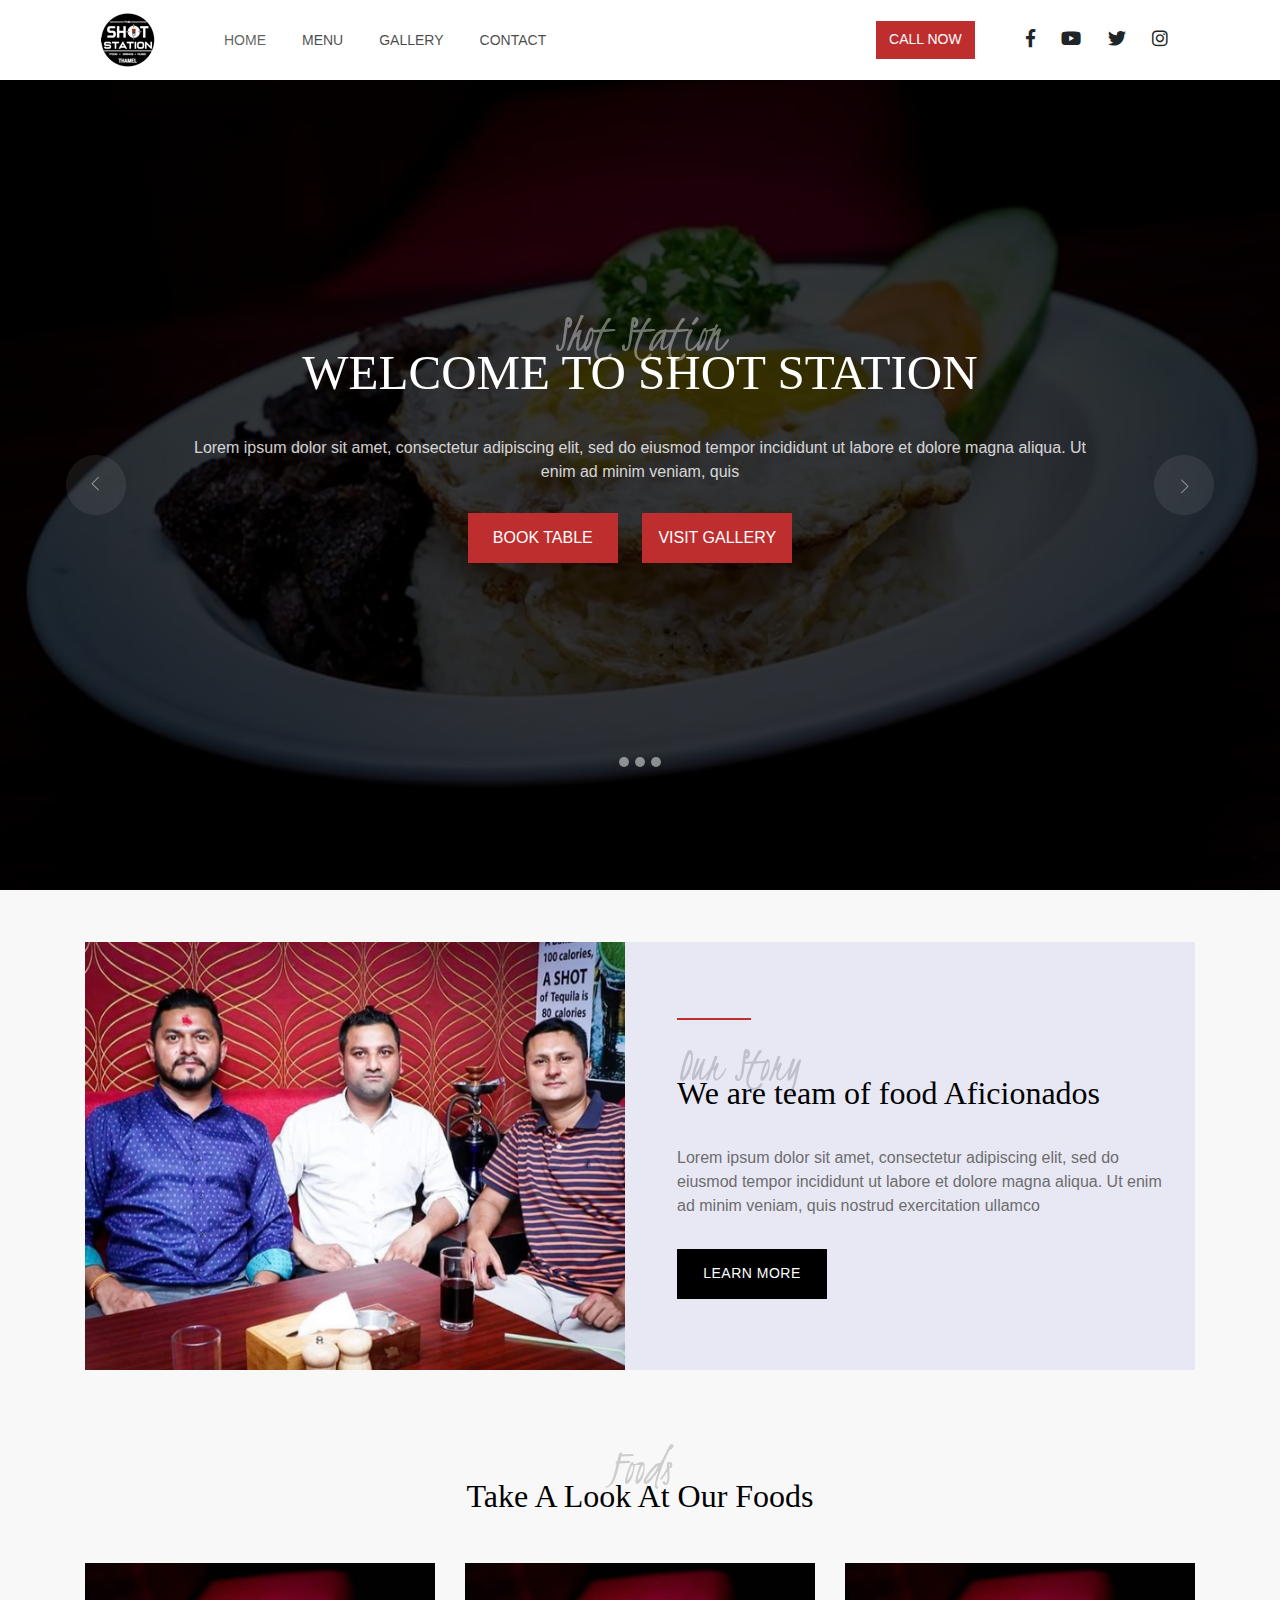
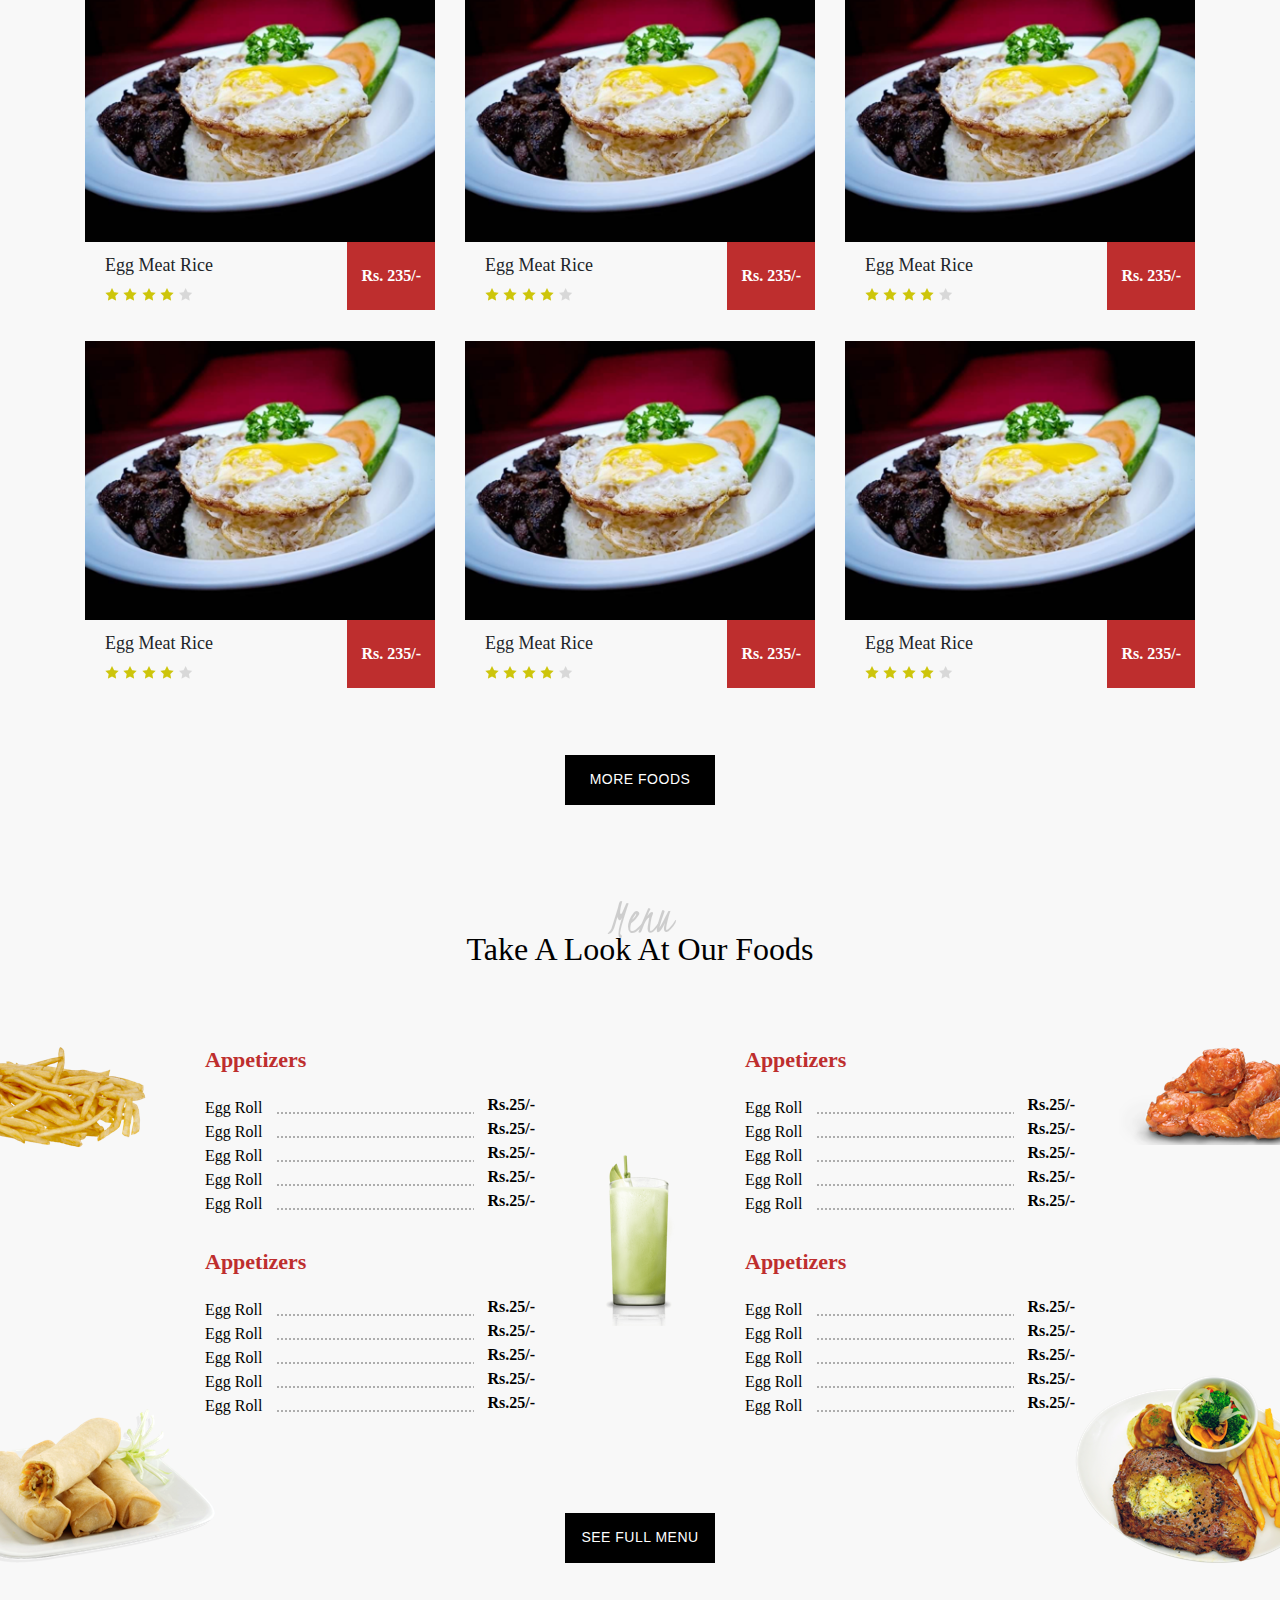
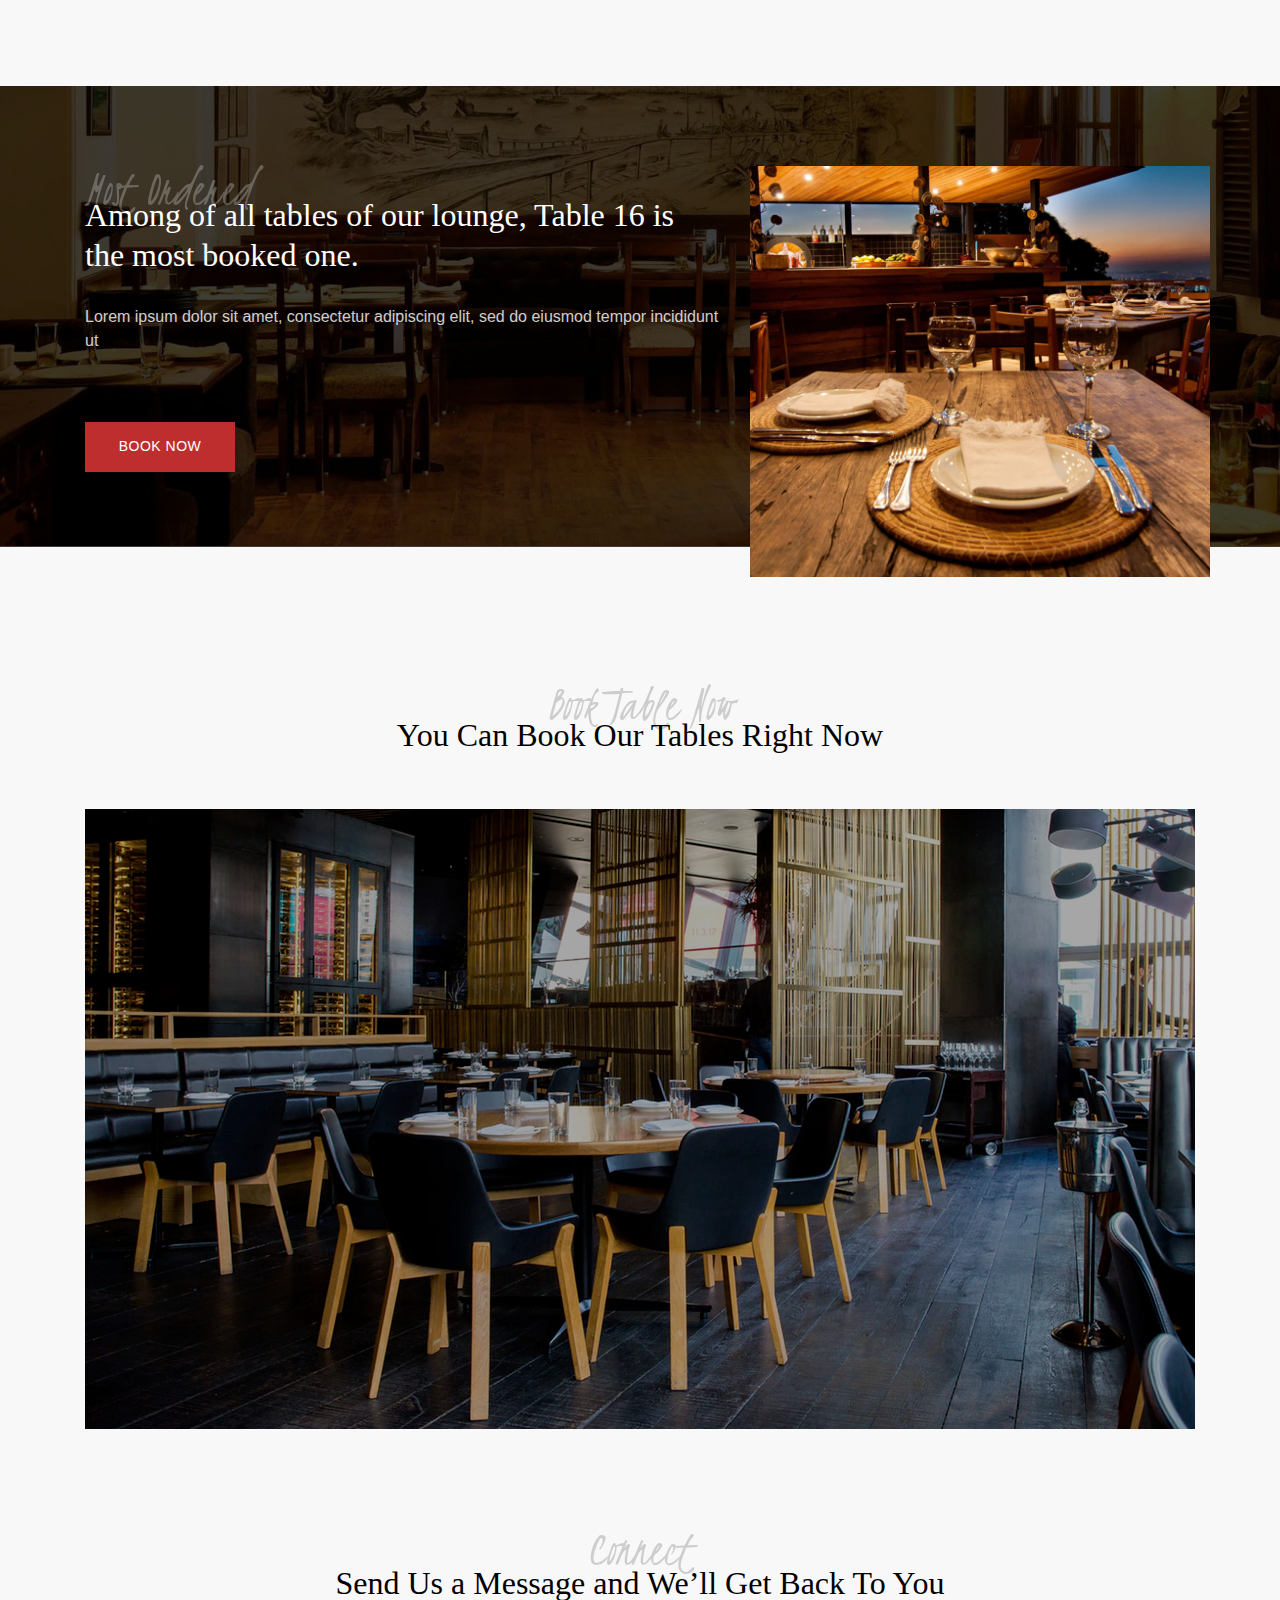
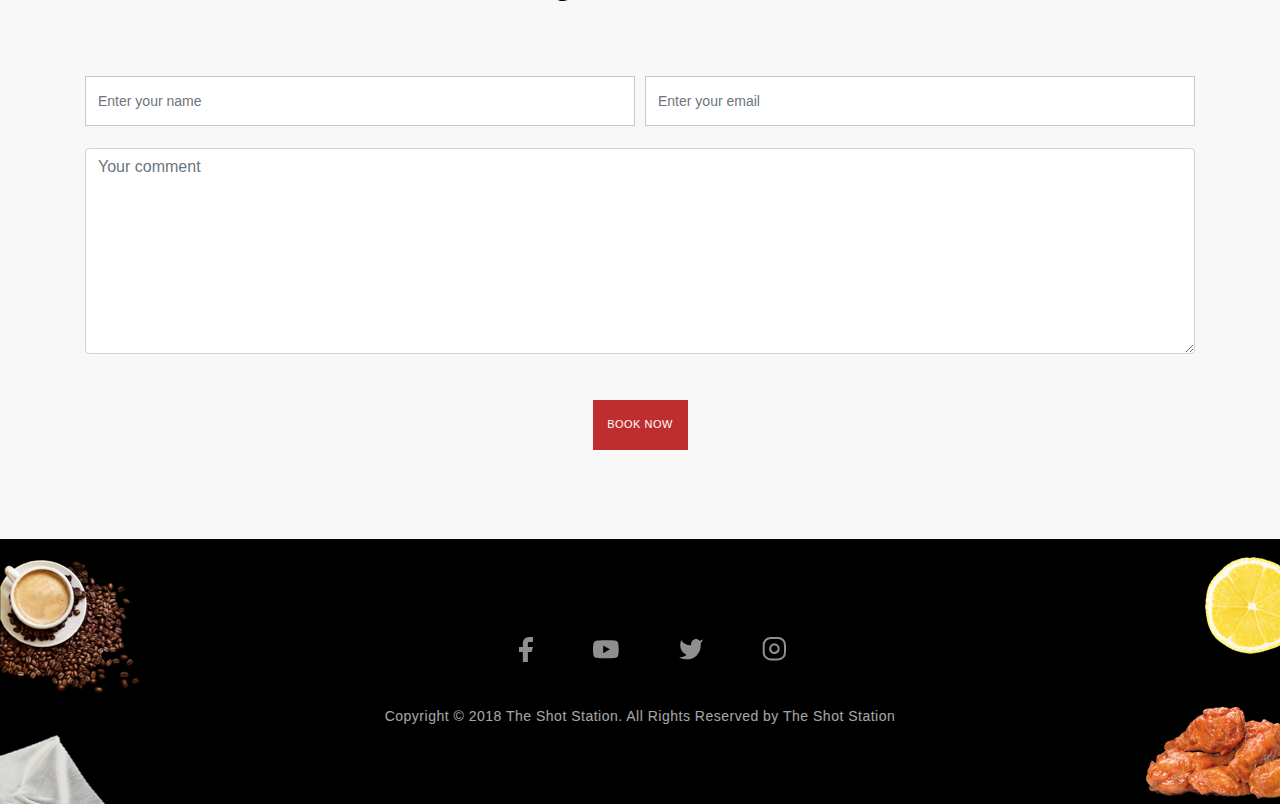
<file: index.html>
<!DOCTYPE html>
<html lang="en">
<head>
    <meta charset="UTF-8">
    <meta name="viewport" content="width=device-width, initial-scale=1.0">
    <meta http-equiv="X-UA-Compatible" content="ie=edge">
    <title>Shot-Station Home Page</title>

     <!--Bootstrap CSSS-->
    <link rel="stylesheet" href="css/bootstrap.min.css">
    <!--Google fonts-->
    <link rel="stylesheet" href="https://fonts.googleapis.com/css?family=Lato|Open+Sans|Oswald">
    <link rel="stylesheet" href="font-awesome/css/fontawsome.css">
    <link href="https://fonts.googleapis.com/css?family=Kristi&display=swap" rel="stylesheet">
    <link rel="stylesheet" href="">
    <link rel="icon" type="text/css" href="images/logo.png">
    <link rel="stylesheet" href="css/style.css">
</head>
<body>
    <!--top header starts-->
    <section class="top-header">
        <div class="top-header-wrapper">
           <div class="container">
                <nav class="navbar navbar-expand-lg navbar-light bg-light">
                    <button class="navbar-toggler" type="button" data-toggle="collapse" data-target="#navbarTogglerDemo03" aria-controls="navbarTogglerDemo03" aria-expanded="false" aria-label="Toggle navigation">
                        <span class="navbar-toggler-icon"></span>
                    </button>
                    <a class="navbar-brand" href="index.html">
                        <img src="images/logo.png" alt="">
                    </a>
                    
                    <div class="collapse navbar-collapse" id="navbarTogglerDemo03">
                        <ul class="navbar-nav mr-auto mt-2 mt-lg-0">
                            <li class="nav-item active">
                                <a class="nav-link" href="index.html">HOME<span class="sr-only">(current)</span></a>
                            </li>
                            <li class="nav-item">
                                <a class="nav-link" href="menu.html" target="_blank">MENU</a>
                            </li>
                            <li class="nav-item">
                                <a class="nav-link" href="gallery.html" target="_blank">GALLERY</a>
                            </li>
                            <li class="nav-item">
                                <a class="nav-link" href="contact.html" target="_blank">CONTACT</a>
                            </li>
                        </ul>
                        <form class="form-inline">
                            <button class="btn" type="submit">CALL NOW</button>
                        </form>
                        <div class="header-media-wrapper">
                            <ul class="header-media">
                                <li class="social-link">
                                    <a>
                                        <i class="fab fa-facebook-f"></i>
                                    </a>
                                </li>
                                <li class="social-link">
                                    <a>
                                        <i class="fab fa-youtube"></i>
                                    </a>
                                </li>
                                <li class="social-link">
                                    <a>
                                        <i class="fab fa-twitter"></i>
                                    </a>
                                </li>
                                <li class="social-link">
                                    <a>
                                        <i class="fab fa-instagram"></i>
                                    </a>
                                </li>
                            </ul>
                        </div>
                    </div>
                </nav>
           </div>
        </div>
    </section>
    <!--top header ends-->
    
    <!--mid-banner starts-->
    <section class="mid-banner">
        <div class="mid-banner-wrapper">
            <div class="bd-example">
                <div id="carouselExampleCaptions" class="carousel slide" data-ride="carousel">
                    <ol class="carousel-indicators">
                        <li data-target="#carouselExampleCaptions" data-slide-to="1" class="circle"></li>
                        <li data-target="#carouselExampleCaptions" data-slide-to="2" class="circle"></li>
                        <li data-target="#carouselExampleCaptions" data-slide-to="3" class="circle"></li>
                    </ol>
                <div class="carousel-inner">
                    <div class="carousel-item active">
                        <img src="images/banner-img.jpg" class="d-block w-100" alt="...">
                        <div class="carousel-caption">
                            <h3>Shot Station</h3>
                            <h5>WELCOME TO SHOT STATION</h5>
                            <p>Lorem ipsum dolor sit amet, consectetur adipiscing elit, sed do eiusmod tempor 
                                incididunt ut labore et dolore magna aliqua. Ut enim ad minim veniam, quis </p>
                            <div class="slider-btn">
                                <button type="button" class="btn">
                                    <a>BOOK TABLE</a>
                                </button>
                                <button type="button" class="btn" type="submit" href="gallery.html" target="_blank">
                                    <a href="gallery.html">
                                        VISIT GALLERY
                                    </a>
                                </button>
                            </div>
                        </div>
                    </div>
                    <div class="carousel-item">
                        <img src="images/banner-img.jpg" class="d-block w-100" alt="...">
                        <div class="carousel-caption">
                            <h3>Shot Station</h3>
                            <h5>WELCOME TO SHOT STATION</h5>
                            <p>Lorem ipsum dolor sit amet, consectetur adipiscing elit, sed do eiusmod tempor 
                                incididunt ut labore et dolore magna aliqua. Ut enim ad minim veniam, quis </p>
                            <div class="slider-btn">
                                <button type="button" class="btn">
                                    <a>BOOK TABLE</a>
                                </button>
                                <button type="button" class="btn" type="submit" href="gallery.html" target="_blank">
                                    <a href="gallery.html">
                                        VISIT GALLERY
                                    </a>
                                </button>
                            </div>
                        </div>
                    </div>
                    <div class="carousel-item">
                        <img src="images/banner-img.jpg" class="d-block w-100" alt="...">
                        <div class="carousel-caption">
                            <h3>Shot Station</h3>
                            <h5>WELCOME TO SHOT STATION</h5>
                            <p>Lorem ipsum dolor sit amet, consectetur adipiscing elit, sed do eiusmod tempor 
                                incididunt ut labore et dolore magna aliqua. Ut enim ad minim veniam, quis </p>
                            <div class="slider-btn">
                                <button type="button" class="btn">
                                    <a>BOOK TABLE</a>
                                </button>
                                <button type="button" class="btn" type="submit" href="gallery.html" target="_blank">
                                    <a href="gallery.html">
                                        VISIT GALLERY
                                    </a>
                                </button>
                            </div>
                        </div>
                    </div>
                    
                
                    <a class="carousel-control-prev" href="#carouselExampleCaptions" role="button" data-slide="prev">
                    <span class="mid-slider-btn" aria-hidden="true">
                        <img src="images/button-previous.png" alt="">
                    </span>
                    <span class="sr-only">Previous</span>
                    </a>
                    <a class="carousel-control-next" href="#carouselExampleCaptions" role="button" data-slide="next">
                    <span class="mid-slider-btn" aria-hidden="true">
                        <img src="images/button-next.png" alt="">
                    </span>
                    <span class="sr-only">Next</span>
                    </a>
                </div>
            </div>
        </div>
    </section>
    <!--banner-section ends-->
    <!--Our story section starts-->
    <section class="our-team">
        <div class="our-team-wrapper">
            <div class="container">
                <div class="background-team">
                    <div class="row">
                        <div class="col-xl-6 col-lg-6 col-md-6 col-sm-12 col-xm-12">
                            <div class="team-image-wrap">
                                <img src="images/story-img.jpg" alt="">
                            </div>
                        </div>
                        <div class="col-xl-6 col-lg-6 col-md-6 col-sm-12 col-xm-12">
                            <div class="team-text-wrap">
                                <div class="team-line"></div>
                                <h1>Our Story</h1>
                                <h3>We are team of food Aficionados</h3>
                                <p>Lorem ipsum dolor sit amet, consectetur adipiscing elit, sed do eiusmod 
                                    tempor incididunt ut labore et dolore magna aliqua. Ut enim ad minim 
                                    veniam, quis nostrud exercitation ullamco </p>
                                <button type="button" class="btn"><a>LEARN MORE</a></button>
                            </div>
                        </div>
                    </div>
                </div>
            </div>
        </div>
    </section>
    <!--Our story section ends-->

    <!--our foods sec starts-->
    <section class="our-foods">
        <div class="our-foods-wrapper">
            <h1>Foods</h1>
            <h3>Take A Look At Our Foods</h3>
            <div class="foods-wrapper">
                <div class="container">
                    <div class="row">
                        <div class="col-xl-4 col-lg-4 col-md-6 col-sm-12 col-m-12">
                            <div class="menu-wraper">
                                <img src="images/egg-meat.png">
                            </div>
                            <div class="rating-wrap">
                                <div class="display-price">
                                    <span>
                                        <a>Egg Meat Rice</a>
                                    </span>
                                    <ul class="rating-star">
                                        <li class="star">
                                            <img src="images/star-yellow.png" alt="">
                                        </li>
                                        <li class="star">
                                            <img src="images/star-yellow.png" alt="">
                                        </li>
                                        <li class="star">
                                            <img src="images/star-yellow.png" alt="">
                                        </li>
                                        <li class="star">
                                            <img src="images/star-yellow.png" alt="">
                                        </li>
                                        <li class="star">
                                            <img src="images/star-grey.png" alt="">
                                        </li>
                                    </ul>
                                </div>
                                <div class="price-btn">
                                    <a>
                                        <h6 class="price">Rs. 235/-</h6>
                                    </a>
                                </div>
                            </div>
                        </div>
                        <div class="col-xl-4 col-lg-4 col-md-6 col-sm-12 col-m-12 double-item-wrapper">
                            <div class="menu-wraper">
                                <img src="images/egg-meat.png">
                            </div>
                            <div class="rating-wrap">
                                <div class="display-price">
                                    <span>
                                        <a>Egg Meat Rice</a>
                                    </span>
                                    <ul class="rating-star">
                                        <li class="star">
                                            <img src="images/star-yellow.png" alt="">
                                        </li>
                                        <li class="star">
                                            <img src="images/star-yellow.png" alt="">
                                        </li>
                                        <li class="star">
                                            <img src="images/star-yellow.png" alt="">
                                        </li>
                                        <li class="star">
                                            <img src="images/star-yellow.png" alt="">
                                        </li>
                                        <li class="star">
                                            <img src="images/star-grey.png" alt="">
                                        </li>
                                    </ul>
                                </div>
                                <div class="price-btn">
                                    <a>
                                        <h6 class="price">Rs. 235/-</h6>
                                    </a>
                                </div>
                            </div>
                        </div>
                        <div class="col-xl-4 col-lg-4 col-md-6 col-sm-12 col-m-12 double-item-wrap">
                            <div class="menu-wraper">
                                <img src="images/egg-meat.png">
                            </div>
                            <div class="rating-wrap">
                                <div class="display-price">
                                    <span>
                                        <a>Egg Meat Rice</a>
                                    </span>
                                    <ul class="rating-star">
                                        <li class="star">
                                            <img src="images/star-yellow.png" alt="">
                                        </li>
                                        <li class="star">
                                            <img src="images/star-yellow.png" alt="">
                                        </li>
                                        <li class="star">
                                            <img src="images/star-yellow.png" alt="">
                                        </li>
                                        <li class="star">
                                            <img src="images/star-yellow.png" alt="">
                                        </li>
                                        <li class="star">
                                            <img src="images/star-grey.png" alt="">
                                        </li>
                                    </ul>
                                </div>
                                <div class="price-btn">
                                    <a>
                                        <h6 class="price">Rs. 235/-</h6>
                                    </a>
                                </div>
                            </div>
                        </div>
                        <div class="col-xl-4 col-lg-4 col-md-6 col-sm-12 col-m-12 single-item-wrapper">
                            <div class="menu-wraper">
                                <img src="images/egg-meat.png">
                            </div>
                            <div class="rating-wrap">
                                <div class="display-price">
                                    <span>
                                        <a>Egg Meat Rice</a>
                                    </span>
                                    <ul class="rating-star">
                                        <li class="star">
                                            <img src="images/star-yellow.png" alt="">
                                        </li>
                                        <li class="star">
                                            <img src="images/star-yellow.png" alt="">
                                        </li>
                                        <li class="star">
                                            <img src="images/star-yellow.png" alt="">
                                        </li>
                                        <li class="star">
                                            <img src="images/star-yellow.png" alt="">
                                        </li>
                                        <li class="star">
                                            <img src="images/star-grey.png" alt="">
                                        </li>
                                    </ul>
                                </div>
                                <div class="price-btn">
                                    <a>
                                        <h6 class="price">Rs. 235/-</h6>
                                    </a>
                                </div>
                            </div>
                        </div>
                        <div class="col-xl-4 col-lg-4 col-md-6 col-sm-12 col-m-12 single-item-wrapper">
                            <div class="menu-wraper">
                                <img src="images/egg-meat.png">
                            </div>
                            <div class="rating-wrap">
                                <div class="display-price">
                                    <span>
                                        <a>Egg Meat Rice</a>
                                    </span>
                                    <ul class="rating-star">
                                        <li class="star">
                                            <img src="images/star-yellow.png" alt="">
                                        </li>
                                        <li class="star">
                                            <img src="images/star-yellow.png" alt="">
                                        </li>
                                        <li class="star">
                                            <img src="images/star-yellow.png" alt="">
                                        </li>
                                        <li class="star">
                                            <img src="images/star-yellow.png" alt="">
                                        </li>
                                        <li class="star">
                                            <img src="images/star-grey.png" alt="">
                                        </li>
                                    </ul>
                                </div>
                                <div class="price-btn">
                                    <a>
                                        <h6 class="price">Rs. 235/-</h6>
                                    </a>
                                </div>
                            </div>
                        </div>
                        <div class="col-xl-4 col-lg-4 col-md-6 col-sm-12 col-m-12 single-item-wrapper">
                            <div class="menu-wraper">
                                <img src="images/egg-meat.png">
                            </div>
                            <div class="rating-wrap">
                                <div class="display-price">
                                    <span>
                                        <a>Egg Meat Rice</a>
                                    </span>
                                    <ul class="rating-star">
                                        <li class="star">
                                            <img src="images/star-yellow.png" alt="">
                                        </li>
                                        <li class="star">
                                            <img src="images/star-yellow.png" alt="">
                                        </li>
                                        <li class="star">
                                            <img src="images/star-yellow.png" alt="">
                                        </li>
                                        <li class="star">
                                            <img src="images/star-yellow.png" alt="">
                                        </li>
                                        <li class="star">
                                            <img src="images/star-grey.png" alt="">
                                        </li>
                                    </ul>
                                </div>
                                <div class="price-btn">
                                    <a>
                                        <h6 class="price">Rs. 235/-</h6>
                                    </a>
                                </div>
                            </div>
                        </div>
                    </div>
                </div>
            </div>
            <div class="more-food">
                <button type="button" class="btn">
                    <a>MORE FOODS</a>
                </button>
            </div>
        </div>
    </section>
    <!--our foods sec starts-->
    
    <!--menu sec starts-->
    <section class="menu-section">
        <div class="menu-wrapper">
            <h1>Menu</h1>
            <h5>Take A Look At Our Foods</h5>
            <div class="menu-wrap">
                <div class="container">
                    <div class="row col-12 mx-auto">
                        <div class="col-xl-4 col-lg-4 col-md-12 col-sm-12 offset-lg-1">
                            <div class="menu">
                                <h4 class="menu-name">Appetizers</h4>
                                <ul class="menu-link">
                                    <li class="menu-line">
                                        <span class="left-name">Egg Roll</span>
                                        <span class="right-name">Rs.25/-</span>
                                        <div class="dots-bg"></div>
                                    </li>
                                    <li class="menu-line">
                                        <span class="left-name">Egg Roll</span>
                                        <span class="right-name">Rs.25/-</span>
                                        <div class="dots-bg"></div>
                                    </li>
                                    <li class="menu-line">
                                        <span class="left-name">Egg Roll</span>
                                        <span class="right-name">Rs.25/-</span>
                                        <div class="dots-bg"></div>
                                    </li>
                                    <li class="menu-line">
                                        <span class="left-name">Egg Roll</span>
                                        <span class="right-name">Rs.25/-</span>
                                        <div class="dots-bg"></div>
                                    </li>
                                    <li class="menu-line">
                                        <span class="left-name">Egg Roll</span>
                                        <span class="right-name">Rs.25/-</span>
                                        <div class="dots-bg"></div>
                                    </li>
                                </ul>
                            </div>
                            <div class="menu-down">
                                <h4 class="menu-name">Appetizers</h4>
                                <ul class="menu-link">
                                    <li class="menu-line">
                                        <span class="left-name">Egg Roll</span>
                                        <span class="right-name">Rs.25/-</span>
                                        <div class="dots-bg"></div>
                                    </li>
                                    <li class="menu-line">
                                        <span class="left-name">Egg Roll</span>
                                        <span class="right-name">Rs.25/-</span>
                                        <div class="dots-bg"></div>
                                    </li>
                                    <li class="menu-line">
                                        <span class="left-name">Egg Roll</span>
                                        <span class="right-name">Rs.25/-</span>
                                        <div class="dots-bg"></div>
                                    </li>
                                    <li class="menu-line">
                                        <span class="left-name">Egg Roll</span>
                                        <span class="right-name">Rs.25/-</span>
                                        <div class="dots-bg"></div>
                                    </li>
                                    <li class="menu-line">
                                        <span class="left-name">Egg Roll</span>
                                        <span class="right-name">Rs.25/-</span>
                                        <div class="dots-bg"></div>
                                    </li>
                                </ul>
                            </div>
                        </div>
                        <div class="mid-image-menu col-2">
                            <img src="images/lemon-juice.png" alt="">
                        </div>
                        <div class="col-xl-4 col-lg-4 col-md-12 col-sm-12">
                            <div class="menu">
                                <h4 class="menu-name">Appetizers</h4>
                                <ul class="menu-link">
                                    <li class="menu-line">
                                        <span class="left-name">Egg Roll</span>
                                        <span class="right-name">Rs.25/-</span>
                                        <div class="dots-bg"></div>
                                    </li>
                                    <li class="menu-line">
                                        <span class="left-name">Egg Roll</span>
                                        <span class="right-name">Rs.25/-</span>
                                        <div class="dots-bg"></div>
                                    </li>
                                    <li class="menu-line">
                                        <span class="left-name">Egg Roll</span>
                                        <span class="right-name">Rs.25/-</span>
                                        <div class="dots-bg"></div>
                                    </li>
                                    <li class="menu-line">
                                        <span class="left-name">Egg Roll</span>
                                        <span class="right-name">Rs.25/-</span>
                                        <div class="dots-bg"></div>
                                    </li>
                                    <li class="menu-line">
                                        <span class="left-name">Egg Roll</span>
                                        <span class="right-name">Rs.25/-</span>
                                        <div class="dots-bg"></div>
                                    </li>
                                </ul>
                            </div>
                            <div class="menu-down">
                                <h4 class="menu-name">Appetizers</h4>
                                <ul class="menu-link">
                                    <li class="menu-line">
                                        <span class="left-name">Egg Roll</span>
                                        <span class="right-name">Rs.25/-</span>
                                        <div class="dots-bg"></div>
                                    </li>
                                    <li class="menu-line">
                                        <span class="left-name">Egg Roll</span>
                                        <span class="right-name">Rs.25/-</span>
                                        <div class="dots-bg"></div>
                                    </li>
                                    <li class="menu-line">
                                        <span class="left-name">Egg Roll</span>
                                        <span class="right-name">Rs.25/-</span>
                                        <div class="dots-bg"></div>
                                    </li>
                                    <li class="menu-line">
                                        <span class="left-name">Egg Roll</span>
                                        <span class="right-name">Rs.25/-</span>
                                        <div class="dots-bg"></div>
                                    </li>
                                    <li class="menu-line">
                                        <span class="left-name">Egg Roll</span>
                                        <span class="right-name">Rs.25/-</span>
                                        <div class="dots-bg"></div>
                                    </li>
                                </ul>
                            </div>
                        </div>
                    </div>
                    <div class="menu-btn">
                        <button type="button" class="btn">
                            <a>SEE FULL MENU</a>
                        </button>
                    </div>
                </div>
            </div>
        </div>
    </section>
    <!--menu sec starts-->
    
    <!--Book-table section starts-->
    <section class="most-booked-table">
        <div class="booked-table-wrapper">
            <div class="container">
                <div class="row">
                    <div class="col-xl-7 col-lg-7 col-md-6 col-sm-6">
                        <div class="booked-table-wrap">
                            <h1>Most Ordered</h1>
                            <h2>Among of all tables of our lounge, Table 16 is the most booked one.</h2>
                            <p>Lorem ipsum dolor sit amet, consectetur adipiscing elit, sed do eiusmod tempor 
                            incididunt ut</p>
                            <div class="book-now-table">
                                <button type="button" class="btn">
                                    <a>BOOK NOW</a>
                                </button>
                            </div>
                        </div>
                    </div>
                    <div class=" mid-banner-table col-xl-5 col-lg-5 col-md-6 col-sm-6">
                        <div class="table-img">
                            <img src="images/table-16.jpg" alt="">
                        </div>
                    </div>
                </div>
            </div>
        </div>
    </section>
    <!--Book-table section starts-->

    <!--book table right now-->
    <section class="table-book">
        <div class="table-book-wrapper">
            <h1>Book Table Now</h1>
            <h2>You Can Book Our Tables Right Now</h2>
            <div class="container">
                <div class="table-book-back">
                    
                </div>
            </div>
        </div>
    </section>
    <!--Book table right sec ends-->

    <!--connect with us sec starts-->
    <section class="connect-withus">
        <div class="connect-withus-wrapper">
            <h1>Connect</h1>
            <h2>Send Us a Message and We’ll Get Back To You</h2>
            <div class="container">
                <div class="connect-firm">
                    <form>
                        <div class="form-row">
                          <div class="col">
                            <input type="text" class="form-control" placeholder="Enter your name">
                          </div>
                          <div class="col">
                            <input type="email" class="form-control" id="inputEmail3" placeholder="Enter your email">
                          </div>
                        </div>
                        <div class="form-group">
                            <textarea class="form-control" id="exampleFormControlTextarea1" rows="8" col="" placeholder="Your comment" ></textarea>
                        </div>
                        <div class="book-now">
                            <button type="button" class="btn">
                                <a>BOOK NOW</a>
                            </button>
                        </div>
                    </form>
                </div>
            </div>
        </div>
    </section>
    <!--connect with us sec ends-->

    <!--footer section-->
    <section class="footer">
        <div class="footer-wrapper">
            <div class="footer-social-media">
                <ul class="social-media-link">
                    <li class="media-link">
                        <a><img src="images/facebook.svg" alt=""></a>
                    </li>
                    <li class="media-link">
                        <a><img src="images/youtube.svg" alt=""></a>
                    </li>
                    <li class="media-link">
                        <a><img src="images/twitter.svg" alt=""></a>
                    </li>
                    <li class="media-link">
                        <a><img src="images/instagram.svg" alt=""></a>
                    </li>
                </ul>
                <div class="footer-copyright col-sm-8 mx-auto">
                    <p>Copyright © 2018 The Shot Station. All Rights Reserved
                        by The Shot Station</p>
                </div>
                
            </div>
        </div>
    </section>
    <!--footer section ends-->




    <!-- Java JavaScript -->
    <script src="js/jquery-3.4.1.min.js"></script>
    <script src="js/bootstrap.bundle.min.js" ></script>
</body>
</html>
</file>
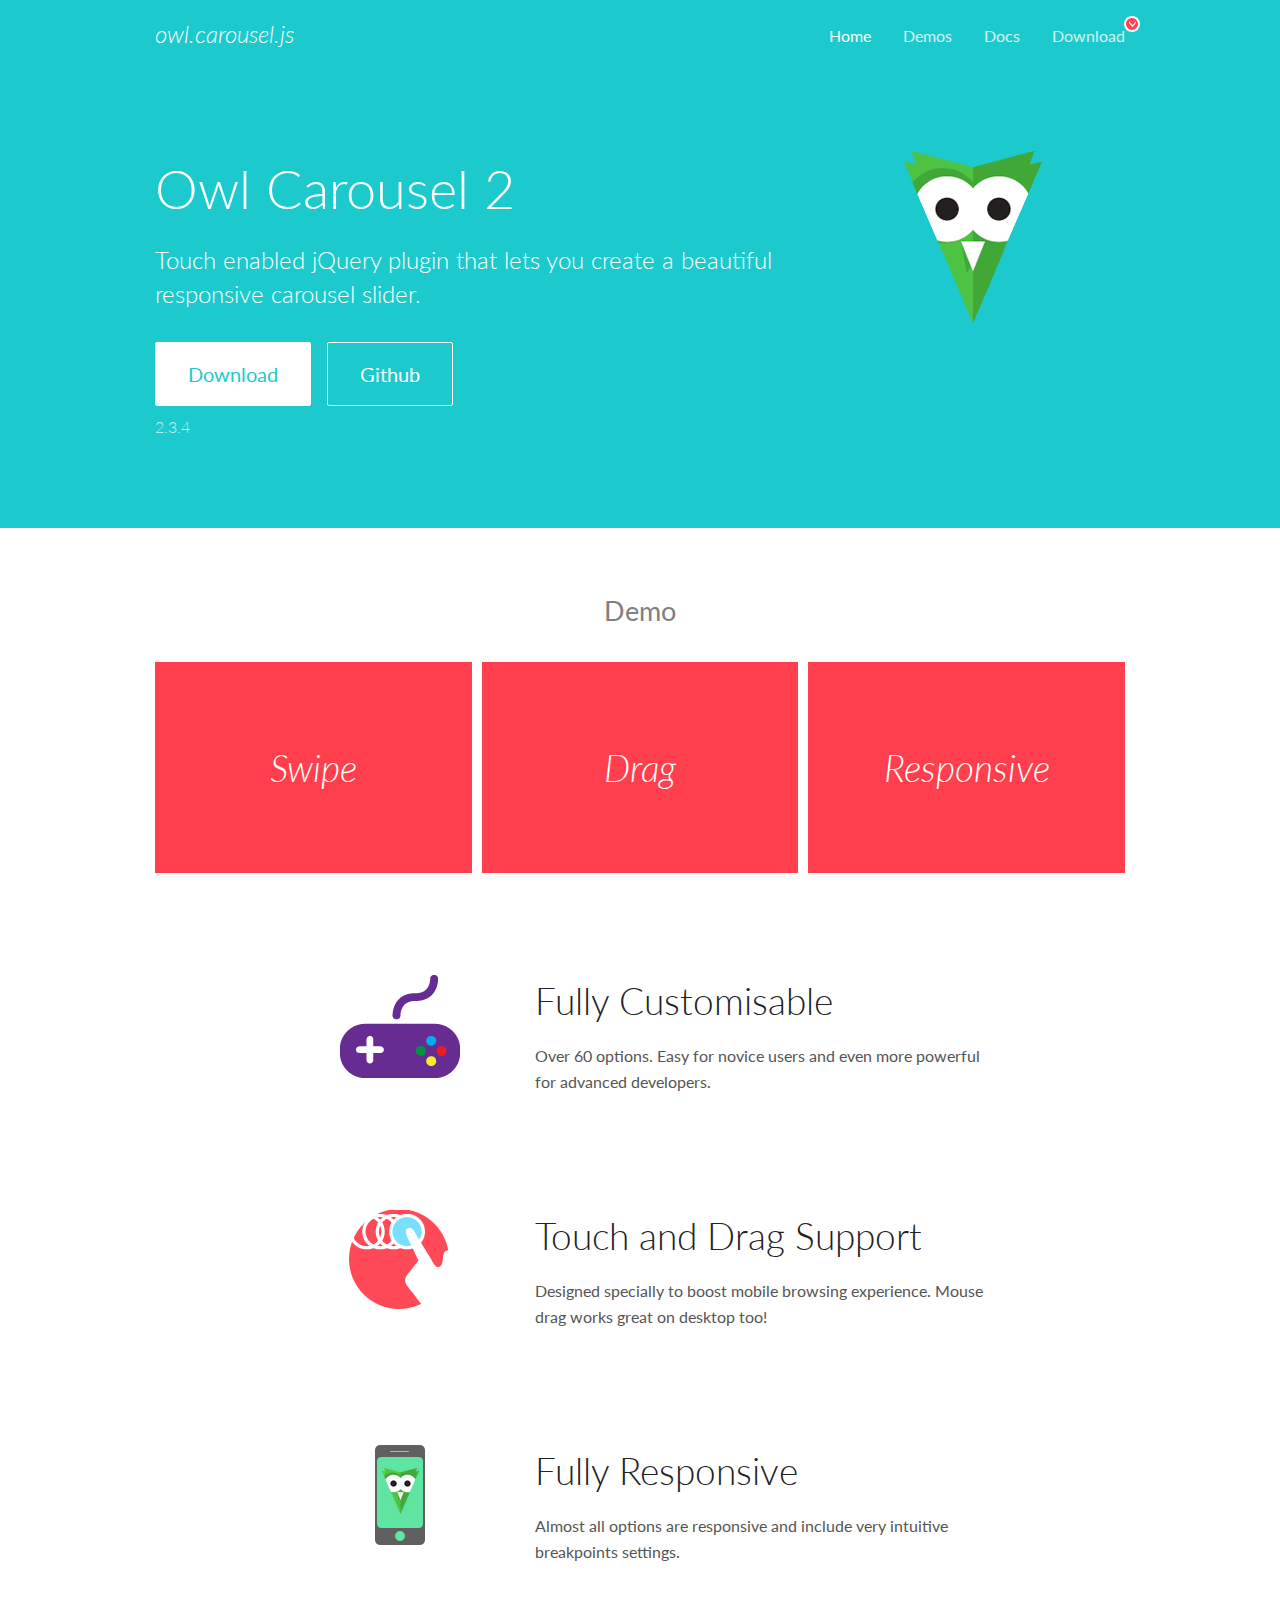
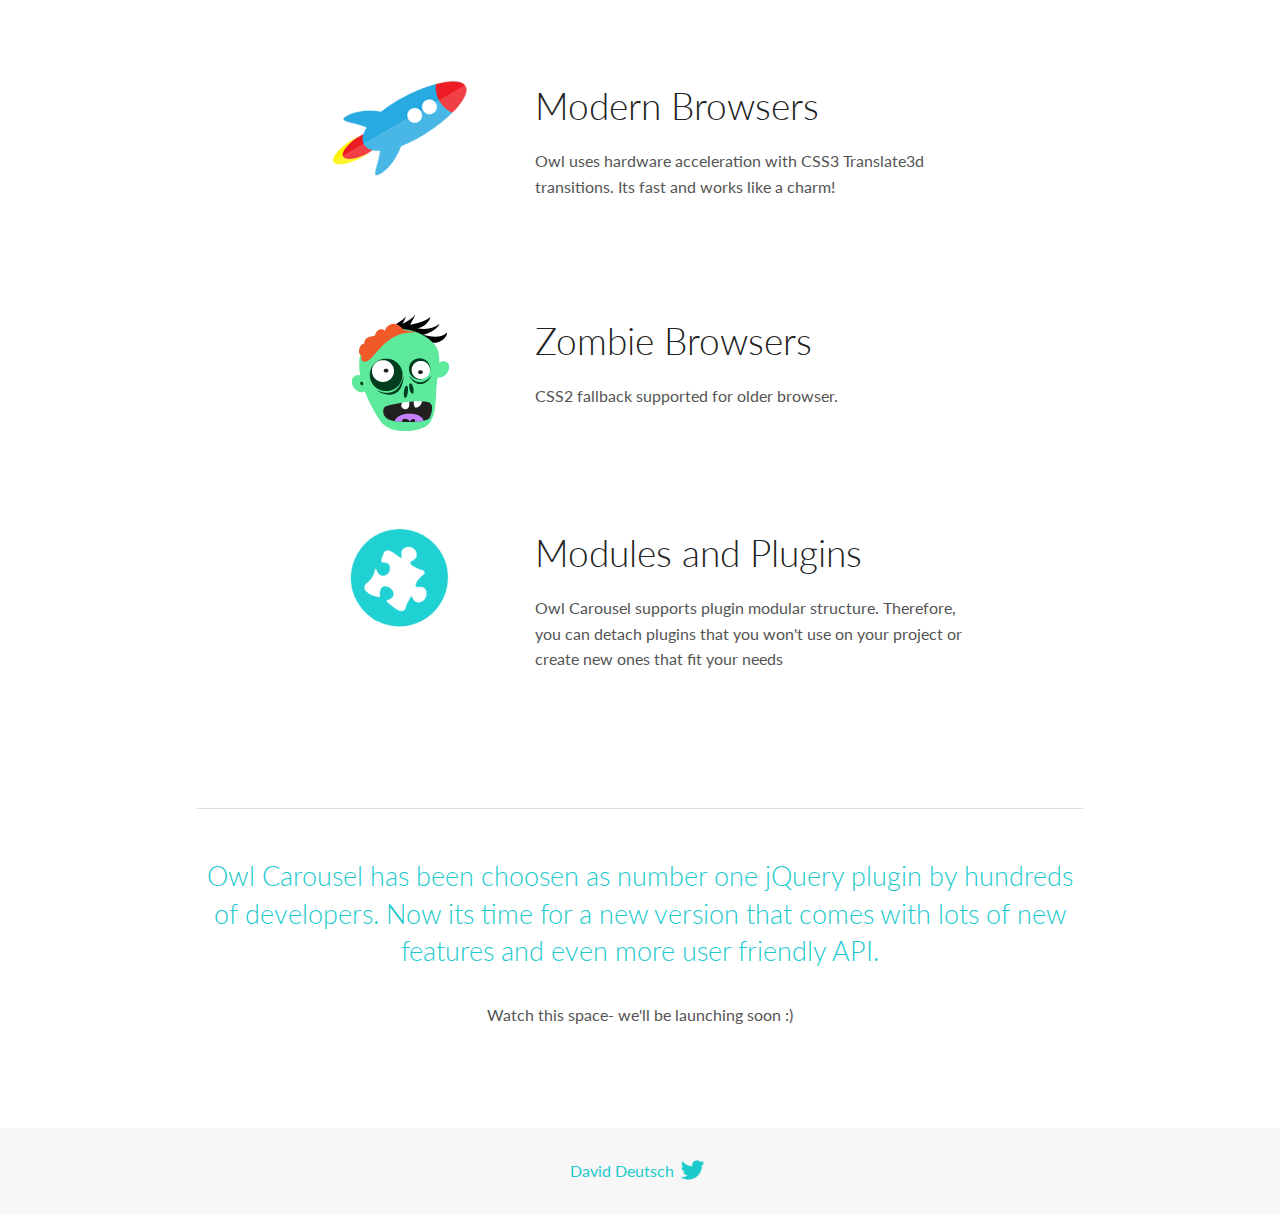
<file: OwlCarousel/docs/index.html>
<!DOCTYPE html>
<html lang="en">
  <head>

    <!-- head -->
    <meta charset="utf-8">
    <meta name="msapplication-tap-highlight" content="no" />
    <meta name="viewport" content="width=device-width, initial-scale=1.0" />
    <meta name="description" content="Touch enabled jQuery plugin that lets you create beautiful responsive carousel slider.">
    <meta name="author" content="David Deutsch">
    <title>
      Home | Owl Carousel | 2.3.4
    </title>

    <!-- Stylesheets -->
    <link href='https://fonts.googleapis.com/css?family=Lato:300,400,700,400italic,300italic' rel='stylesheet' type='text/css'>
    <link rel="stylesheet" href="assets/css/docs.theme.min.css">

    <!-- Owl Stylesheets -->
    <link rel="stylesheet" href="assets/owlcarousel/assets/owl.carousel.min.css">
    <link rel="stylesheet" href="assets/owlcarousel/assets/owl.theme.default.min.css">

    <!-- HTML5 shim and Respond.js IE8 support of HTML5 elements and media queries -->

    <!--[if lt IE 9]>
      <script src="https://oss.maxcdn.com/libs/html5shiv/3.7.0/html5shiv.js"></script>
      <script src="https://oss.maxcdn.com/libs/respond.js/1.3.0/respond.min.js"></script>
    <![endif]-->

    <!-- Favicons -->
    <link rel="apple-touch-icon-precomposed" sizes="144x144" href="assets/ico/apple-touch-icon-144-precomposed.png">
    <link rel="shortcut icon" href="assets/ico/favicon.png">
    <link rel="shortcut icon" href="favicon.ico">

    <!-- Yeah i know js should not be in header. Its required for demos.-->

    <!-- javascript -->
    <script src="assets/vendors/jquery.min.js"></script>
    <script src="assets/owlcarousel/owl.carousel.js"></script>
  </head>
  <body>

    <!-- header -->
    <header class="header">
      <div class="row">
        <div class="large-12 columns">
          <div class="brand left">
            <h3>
              <a href="/OwlCarousel2/">owl.carousel.js</a> 
            </h3>
          </div>
          <a id="toggle-nav" class="right">
            <span></span> <span></span> <span></span> 
          </a> 
          <div class="nav-bar">
            <ul class="clearfix">
              <li class="active">
                <a href="/OwlCarousel2/index.html">Home</a> 
              </li>
              <li> <a href="/OwlCarousel2/demos/demos.html">Demos</a>  </li>
              <li> <a href="/OwlCarousel2/docs/started-welcome.html">Docs</a>  </li>
              <li>
                <a href="https://github.com/OwlCarousel2/OwlCarousel2/archive/2.3.4.zip">Download</a> 
                <span class="download"></span> 
              </li>
            </ul>
          </div>
        </div>
      </div>
    </header>

    <!-- home panel -->
    <section id="hero">
      <div class="row">
        <div class="large-8 medium-8 columns">
          <h1>Owl Carousel 2</h1>
          <h4>Touch enabled jQuery plugin that lets you create a beautiful responsive carousel slider.</h4>
          <a href="https://github.com/OwlCarousel2/OwlCarousel2/archive/2.3.4.zip" class="hero-button">Download</a> 
          <a href="https://github.com/OwlCarousel2/OwlCarousel2" class="hero-button outline">Github</a> 
          <p>2.3.4</p>
        </div>
        <div class="large-4 medium-4 columns">
          <img class="owl-logo" src="assets/img/owl-logo.png" alt="mr. Owl">
        </div>
      </div>
    </section>

    <!-- body -->
    <div class="home-demo">
      <div class="row">
        <div class="large-12 columns">
          <h3>Demo</h3>
          <div class="owl-carousel">
            <div class="item">
              <h2>Swipe</h2>
            </div>
            <div class="item">
              <h2>Drag</h2>
            </div>
            <div class="item">
              <h2>Responsive</h2>
            </div>
            <div class="item">
              <h2>CSS3</h2>
            </div>
            <div class="item">
              <h2>Fast</h2>
            </div>
            <div class="item">
              <h2>Easy</h2>
            </div>
            <div class="item">
              <h2>Free</h2>
            </div>
            <div class="item">
              <h2>Upgradable</h2>
            </div>
            <div class="item">
              <h2>Tons of options</h2>
            </div>
            <div class="item">
              <h2>Infinity</h2>
            </div>
            <div class="item">
              <h2>Auto Width</h2>
            </div>
          </div>
        </div>
      </div>
    </div>
    <script>
      var owl = $('.owl-carousel');
      owl.owlCarousel({
        margin: 10,
        loop: true,
        responsive: {
          0: {
            items: 1
          },
          600: {
            items: 2
          },
          1000: {
            items: 3
          }
        }
      })
    </script>

    <!-- features -->
    <div id="features">
      <div class="row">
        <div class="small-12 medium-9 small-centered columns">
          <section class="row feature">
            <div class="medium-4 small-12 columns">
              <img src="assets/img/feature-options.png" alt="">
            </div>
            <div class="medium-8 small-12 columns">
              <h2>Fully Customisable</h2>
              <p>Over 60 options. Easy for novice users and even more powerful for advanced developers.</p>
            </div>
          </section>
          <section class="row feature">
            <div class="medium-4 small-12 columns">
              <img src="assets/img/feature-drag.png" alt="">
            </div>
            <div class="medium-8 small-12 columns">
              <h2>Touch and Drag Support</h2>
              <p>Designed specially to boost mobile browsing experience. Mouse drag works great on desktop too!</p>
            </div>
          </section>
          <section class="row feature">
            <div class="medium-4 small-12 columns">
              <img src="assets/img/feature-responsive.png" alt="">
            </div>
            <div class="medium-8 small-12 columns">
              <h2>Fully Responsive</h2>
              <p>Almost all options are responsive and include very intuitive breakpoints settings.</p>
            </div>
          </section>
          <section class="row feature">
            <div class="medium-4 small-12 columns">
              <img src="assets/img/feature-modern.png" alt="">
            </div>
            <div class="medium-8 small-12 columns">
              <h2>Modern Browsers</h2>
              <p>Owl uses hardware acceleration with CSS3 Translate3d transitions. Its fast and works like a charm! </p>
            </div>
          </section>
          <section class="row feature">
            <div class="medium-4 small-12 columns">
              <img src="assets/img/feature-zombie.png" alt="">
            </div>
            <div class="medium-8 small-12 columns">
              <h2>Zombie Browsers</h2>
              <p>CSS2 fallback supported for older browser.</p>
            </div>
          </section>
          <section class="row feature">
            <div class="medium-4 small-12 columns">
              <img src="assets/img/feature-module.png" alt="">
            </div>
            <div class="medium-8 small-12 columns">
              <h2>Modules and Plugins</h2>
              <p>Owl Carousel supports plugin modular structure. Therefore, you can detach plugins that you won&#x27;t use on your project or create new ones that fit your needs</p>
            </div>
          </section>
        </div>
      </div>
    </div>

    <!-- footer -->
    <section id="teaser-text">
      <div class="row">
        <div class="small-12 medium-11 small-centered columns">
          <hr>
          <h3 id="owl-carousel-has-been-choosen-as-number-one-jquery-plugin-by-hundreds-of-developers-now-its-time-for-a-new-version-that-comes-with-lots-of-new-features-and-even-more-user-friendly-api-">Owl Carousel has been choosen as number one jQuery plugin by hundreds of developers. Now its time for a new version that comes with lots of new features and even more user friendly API.</h3>
          <p>Watch this space- we&#39;ll be launching soon :)</p>
        </div>
      </div>
    </section>

    <!-- footer -->
    <footer class="footer">
      <div class="row">
        <div class="large-12 columns">
          <h5>
            <a href="/OwlCarousel2/docs/support-contact.html">David Deutsch</a> 
            <a id="custom-tweet-button" href="https://twitter.com/share?url=https://github.com/OwlCarousel2/OwlCarousel2&text=Owl Carousel - This is so awesome! " target="_blank"></a> 
          </h5>
        </div>
      </div>
    </footer>

    <!-- vendors -->
    <script src="assets/vendors/highlight.js"></script>
    <script src="assets/js/app.js"></script>
  </body>
</html>
</file>
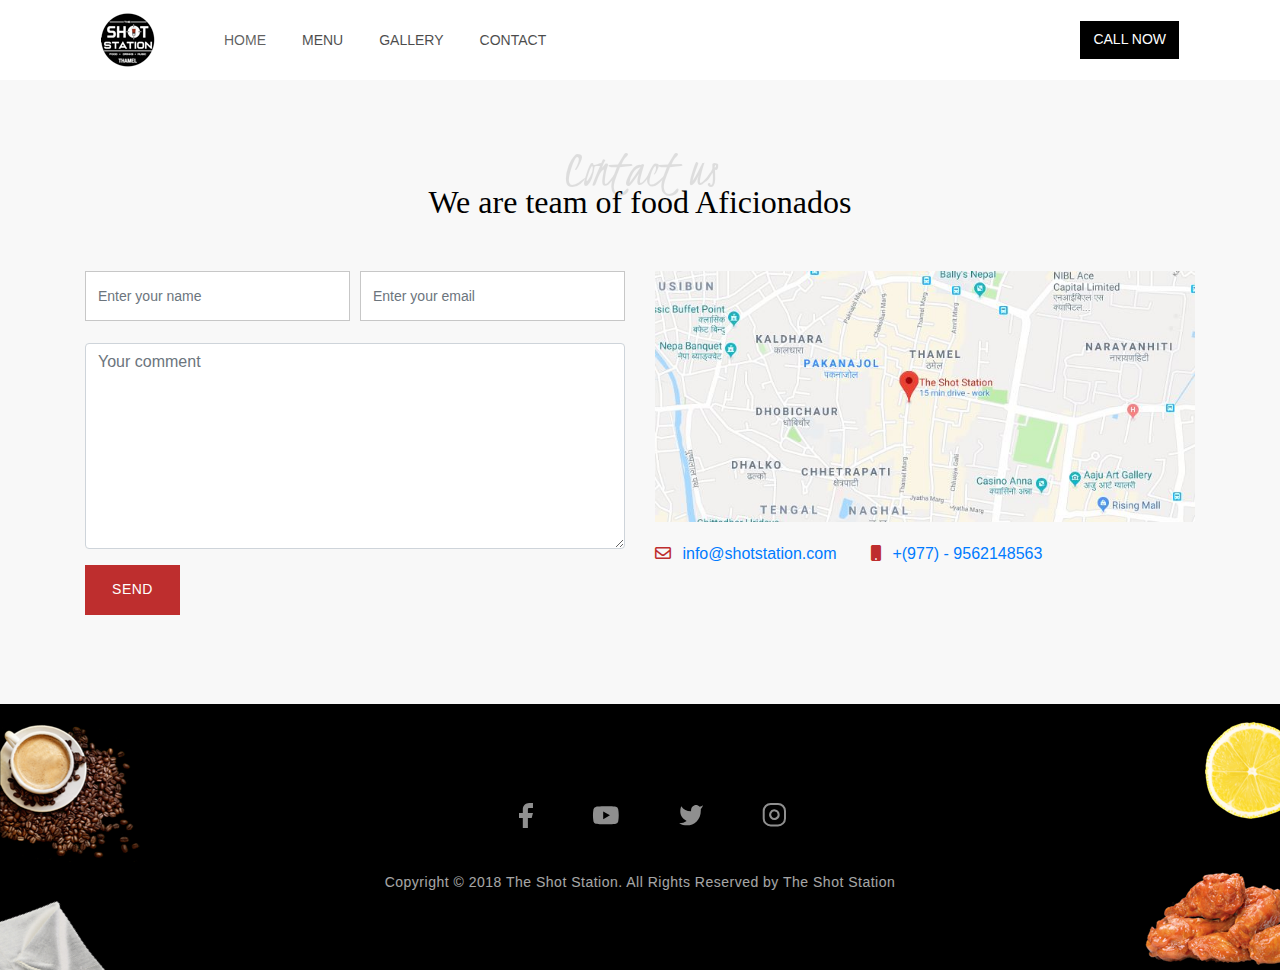
<file: contact.html>
<!DOCTYPE html>
<html lang="en">
<head>
    <meta charset="UTF-8">
    <meta name="viewport" content="width=device-width, initial-scale=1.0">
    <meta http-equiv="X-UA-Compatible" content="ie=edge">
    <title>Shot-Station's Contact Page</title>

     <!--Bootstrap CSSS-->
    <link rel="stylesheet" href="css/bootstrap.min.css">
    <!--Google fonts-->
    <link rel="stylesheet" href="https://fonts.googleapis.com/css?family=Lato|Open+Sans|Oswald">
    <link rel="stylesheet" href="font-awesome/css/fontawsome.css">
    <link href="https://fonts.googleapis.com/css?family=Kristi&display=swap" rel="stylesheet">
    <link rel="icon" type="text/css" href="images/logo.png">
    <link rel="stylesheet" href="css/style.css">
</head>
<body>
    <!--top header starts-->
    <section class="top-header">
        <div class="top-header-wrapper">
           <div class="container">
                <nav class="navbar navbar-expand-lg navbar-light bg-light">
                    <button class="navbar-toggler" type="button" data-toggle="collapse" data-target="#navbarTogglerDemo03" aria-controls="navbarTogglerDemo03" aria-expanded="false" aria-label="Toggle navigation">
                        <span class="navbar-toggler-icon"></span>
                    </button>
                    <a class="navbar-brand" href="index.html">
                        <img src="images/logo.png" alt="">
                    </a>
                    
                    <div class="collapse navbar-collapse" id="navbarTogglerDemo03">
                        <ul class="navbar-nav mr-auto mt-2 mt-lg-0">
                            <li class="nav-item active">
                                <a class="nav-link" href="index.html">HOME<span class="sr-only">(current)</span></a>
                            </li>
                            <li class="nav-item">
                                <a class="nav-link" href="menu.html" target="_blank">MENU</a>
                            </li>
                            <li class="nav-item">
                                <a class="nav-link" href="gallery.html" target="_blank">GALLERY</a>
                            </li>
                            <li class="nav-item">
                                <a class="nav-link" href="contact.html" target="_blank">CONTACT</a>
                            </li>
                        </ul>
                        <form class="form-inlinee">
                            <button class="btn" type="submit">CALL NOW</button>
                        </form>
                    </div>
                </nav>
           </div>
        </div>
    </section>
    <!--top header ends-->
    
    <!--Gallery section starts-->
    <section class="contact-section">
        <div class="contact-section-wrapper">
            <div class="contact-heading">
                <h1>Contact us</h1>
                <h2>We are team of food Aficionados</h2>
            </div>
            <div class="container">
                <div class="contact-us-wrap">
                    <div class="row">
                        <div class="col-xl-6 col-lg-6 col-md-6 col-sm-12 col-xm-12">
                            <div class="connect-withus-wrapper">
                                <div class="connect-us">
                                    <form>
                                        <div class="form-row">
                                            <div class="col">
                                            <input type="text" class="form-control" placeholder="Enter your name">
                                            </div>
                                            <div class="col">
                                            <input type="email" class="form-control" id="inputEmail3" placeholder="Enter your email">
                                            </div>
                                        </div>
                                        <div class="form-group">
                                            <textarea class="form-control" id="exampleFormControlTextarea1" rows="8" col="" placeholder="Your comment" ></textarea>
                                        </div>
                                        <div class="send-now">
                                            <button type="button" class="btn">SEND</button>
                                        </div>
                                    </form>
                                </div>
                            </div>
                        </div>
                        <div class="col-xl-6 col-lg-6 col-md-6 col-sm-12 col-xm-12">
                            <div class="map-img">
                                <img src="images/map.JPG" alt="">
                            </div>
                            <div class="contact-media">
                                <ul class="media-email">
                                    <li class="email-link">
                                        <a href=""><i class="far fa-envelope icon"></i> info@shotstation.com</a>
                                    </li>
                                    <li class="email-link">
                                        <a href="" target="_blank"><i class="fas fa-mobile icon"></i> +(977) - 9562148563</a>
                                    </li>
                                </ul>
                            </div>
                        </div>
                    </div>
                </div>
            </div>
        </div>
    </section>
    <!--Gallery section ends-->
    
    <!--footer section-->
    <section class="footer">
        <div class="footer-wrapper">
            <div class="footer-social-media">
                <ul class="social-media-link">
                    <li class="media-link">
                        <a><img src="images/facebook.svg" alt=""></a>
                    </li>
                    <li class="media-link">
                        <a><img src="images/youtube.svg" alt=""></a>
                    </li>
                    <li class="media-link">
                        <a><img src="images/twitter.svg" alt=""></a>
                    </li>
                    <li class="media-link">
                        <a><img src="images/instagram.svg" alt=""></a>
                    </li>
                </ul>
                <div class="footer-copyright col-sm-8 mx-auto">
                    <p>Copyright © 2018 The Shot Station. All Rights Reserved
                        by The Shot Station</p>
                </div>
                
            </div>
        </div>
    </section>
    <!--footer section ends-->




    <!-- Java JavaScript -->
    <script src="js/jquery-3.4.1.min.js"></script>
    <script src="js/bootstrap.bundle.min.js" ></script>
</body>
</html>
</file>
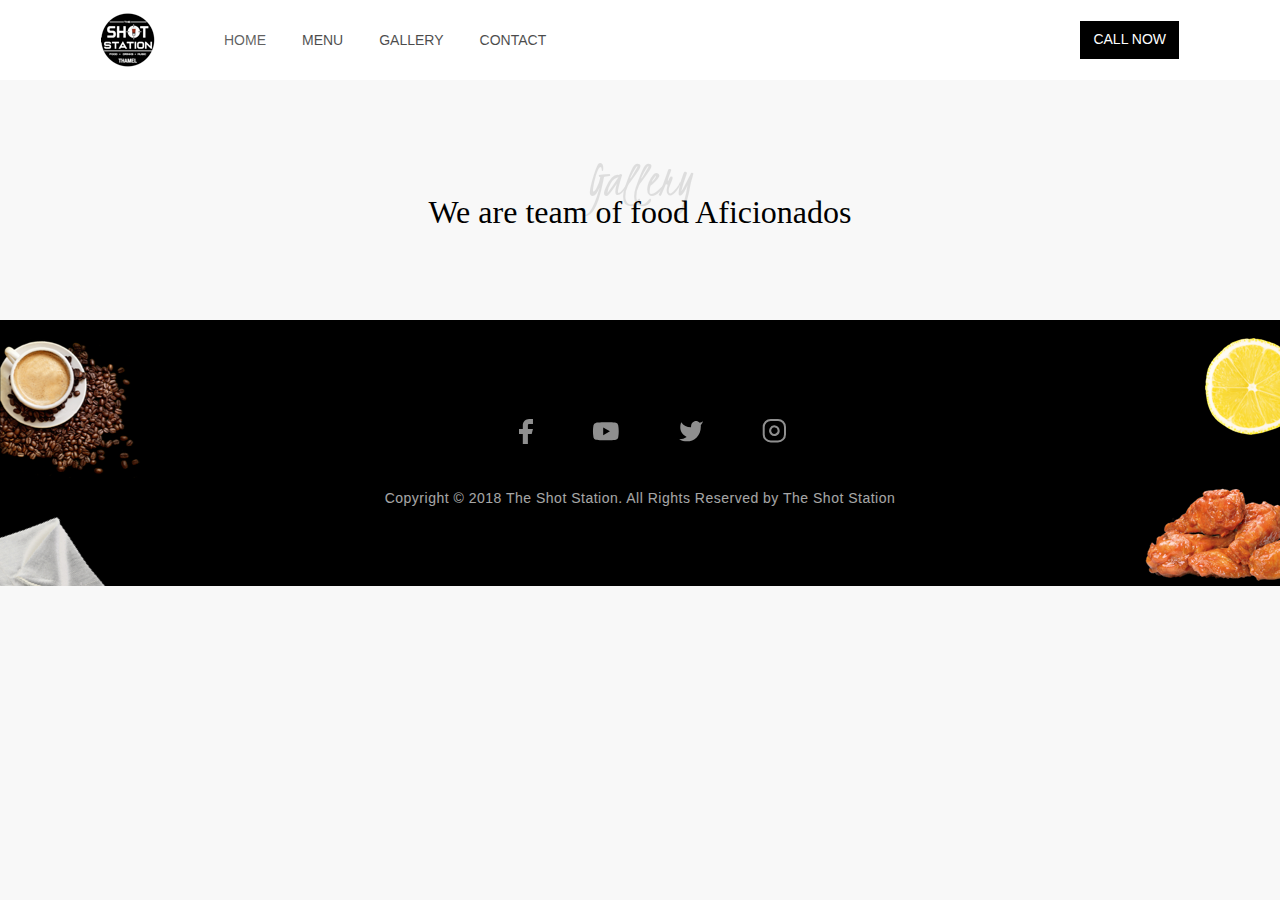
<file: gallery.html>
<!DOCTYPE html>
<html lang="en">
<head>
    <meta charset="UTF-8">
    <meta name="viewport" content="width=device-width, initial-scale=1.0">
    <meta http-equiv="X-UA-Compatible" content="ie=edge">
    <link rel="stylesheet" href="https://cdnjs.cloudflare.com/ajax/libs/OwlCarousel2/2.3.4/assets/owl.carousel.min.css">
    <title>Shot-Station's Gallery Page</title>

    <!--Bootstrap CSSS-->
    <link rel="stylesheet" href="css/bootstrap.min.css">
    <!--Google fonts-->
    <link rel="stylesheet" href="https://fonts.googleapis.com/css?family=Lato|Open+Sans|Oswald">
    <link rel="stylesheet" href="font-awesome/css/fontawsome.css">
    <link href="https://fonts.googleapis.com/css?family=Kristi&display=swap" rel="stylesheet">
    <link rel="icon" type="text/css" href="images/logo.png">
    <link rel="stylesheet" src="library/owl-carousel/css/owl.carousel.min.css">
    <link rel="stylesheet" href="css/style.css">
</head>
<body>
<!--top header starts-->
    <section class="top-header">
        <div class="top-header-wrapper">
           <div class="container">
                <nav class="navbar navbar-expand-lg navbar-light bg-light">
                    <button class="navbar-toggler" type="button" data-toggle="collapse" data-target="#navbarTogglerDemo03" aria-controls="navbarTogglerDemo03" aria-expanded="false" aria-label="Toggle navigation">
                        <span class="navbar-toggler-icon"></span>
                    </button>
                    <a class="navbar-brand" href="index.html">
                        <img src="images/logo.png" alt="">
                    </a>
                    
                    <div class="collapse navbar-collapse" id="navbarTogglerDemo03">
                        <ul class="navbar-nav mr-auto mt-2 mt-lg-0">
                            <li class="nav-item active">
                                <a class="nav-link" href="index.html">HOME<span class="sr-only">(current)</span></a>
                            </li>
                            <li class="nav-item">
                                <a class="nav-link" href="menu.html" target="_blank">MENU</a>
                            </li>
                            <li class="nav-item">
                                <a class="nav-link" href="menu.html" target="_blank">GALLERY</a>
                            </li>
                            <li class="nav-item">
                                <a class="nav-link" href="contact.html" target="_blank">CONTACT</a>
                            </li>
                        </ul>
                        <form class="form-inlinee">
                            <button class="btn" type="submit">CALL NOW</button>
                        </form>
                    </div>
                </nav>
           </div>
        </div>
    </section>
    <!--top header ends-->
    
    <!--Gallery section starts-->
    <section class="gallery-section">
        <div class="galleryy-section-wrapper">
            <div class="gallery-heading">
                <h1>Gallery</h1>
                <h2>We are team of food Aficionados</h2>
            </div>
            <div class="gallery-images-wrap">
                <div class="container">
                    <div class="owl-carousel owl-theme">
                        <div class="item">
                            <div class="row">
                                <div class="col-6">
                                    <div class="item-0">
                                        <div class="gallery-img">
                                            <img src="images/story-img.jpg" alt="">
                                            <div class="overlay">
                                                <div class="text">Opening Day</div>
                                            </div>
                                        </div>
                                    </div>
                                </div>
                                <div class="col-6">
                                    <div class="items-1">
                                        <div class="row">
                                            <div class="col-xl-6">
                                                <div class="gallery-img-2">
                                                    <img src="images/egg-meat.png" alt="">
                                                    <div class="overlay"></div>
                                                </div>
                                            </div>
                                            <div class="col-xl-6">
                                                <div class="gallery-img-2">
                                                    <img src="images/egg-meat.png" alt="">
                                                    <div class="overlay"></div>
                                                </div>
                                            </div>
                                            <div class="col-xl-6 mid-img-1">
                                                <div class="gallery-img-2">
                                                    <img src="images/egg-meat.png" alt="">
                                                    <div class="overlay"></div>
                                                </div>
                                            </div>
                                            <div class="col-xl-6 mid-img-1">
                                                <div class="gallery-img-2">
                                                    <img src="images/egg-meat.png" alt="">
                                                    <div class="overlay"></div>
                                                </div>
                                            </div>
                                        </div>
                                    </div>
                                </div>                            
                                <div class="col-4 image-wrap-mid">
                                    <div class="item-2">
                                        <img src="images/egg-meat.png" alt="">
                                        <div class="overlay"></div>
                                    </div>
                                </div>
                                <div class="col-4 image-wrap-mid">
                                    <div class="item-2">
                                        <img src="images/egg-meat.png" alt="">
                                        <div class="overlay"></div>
                                    </div>
                                </div>
                                <div class="col-4 image-wrap-mid">
                                    <div class="item-2">
                                        <img src="images/egg-meat.png" alt="">
                                        <div class="overlay"></div>
                                    </div>
                                </div>
                            </div>
                        </div>
                        <div class="item">
                            <div class="row">
                                <div class="col-6">
                                    <div class="item-0">
                                        <div class="gallery-img">
                                            <img src="images/story-img.jpg" alt="">
                                            <div class="overlay">
                                                <div class="text">Opening Day</div>
                                            </div>
                                        </div>
                                    </div>
                                </div>
                                <div class="col-6">
                                    <div class="items-1">
                                        <div class="row">
                                            <div class="col-xl-6">
                                                <div class="gallery-img-2">
                                                    <img src="images/egg-meat.png" alt="">
                                                    <div class="overlay"></div>
                                                </div>
                                            </div>
                                            <div class="col-xl-6">
                                                <div class="gallery-img-2">
                                                    <img src="images/egg-meat.png" alt="">
                                                    <div class="overlay"></div>
                                                </div>
                                            </div>
                                            <div class="col-xl-6 mid-img-1">
                                                <div class="gallery-img-2">
                                                    <img src="images/egg-meat.png" alt="">
                                                    <div class="overlay"></div>
                                                </div>
                                            </div>
                                            <div class="col-xl-6 mid-img-1">
                                                <div class="gallery-img-2">
                                                    <img src="images/egg-meat.png" alt="">
                                                    <div class="overlay"></div>
                                                </div>
                                            </div>
                                        </div>
                                    </div>
                                </div>                            
                                <div class="col-4 image-wrap-mid">
                                    <div class="item-2">
                                        <img src="images/egg-meat.png" alt="">
                                        <div class="overlay"></div>
                                    </div>
                                </div>
                                <div class="col-4 image-wrap-mid">
                                    <div class="item-2">
                                        <img src="images/egg-meat.png" alt="">
                                        <div class="overlay"></div>
                                    </div>
                                </div>
                                <div class="col-4 image-wrap-mid">
                                    <div class="item-2">
                                        <img src="images/egg-meat.png" alt="">
                                        <div class="overlay"></div>
                                    </div>
                                </div>
                            </div>
                        </div>
                        <div class="item">
                            <div class="row">
                                <div class="col-6">
                                    <div class="item-0">
                                        <div class="gallery-img">
                                            <img src="images/story-img.jpg" alt="">
                                            <div class="overlay">
                                                <div class="text">Opening Day</div>
                                            </div>
                                        </div>
                                    </div>
                                </div>
                                <div class="col-6">
                                    <div class="items-1">
                                        <div class="row">
                                            <div class="col-xl-6">
                                                <div class="gallery-img-2">
                                                    <img src="images/egg-meat.png" alt="">
                                                    <div class="overlay"></div>
                                                </div>
                                            </div>
                                            <div class="col-xl-6">
                                                <div class="gallery-img-2">
                                                    <img src="images/egg-meat.png" alt="">
                                                    <div class="overlay"></div>
                                                </div>
                                            </div>
                                            <div class="col-xl-6 mid-img-1">
                                                <div class="gallery-img-2">
                                                    <img src="images/egg-meat.png" alt="">
                                                    <div class="overlay"></div>
                                                </div>
                                            </div>
                                            <div class="col-xl-6 mid-img-1">
                                                <div class="gallery-img-2">
                                                    <img src="images/egg-meat.png" alt="">
                                                    <div class="overlay"></div>
                                                </div>
                                            </div>
                                        </div>
                                    </div>
                                </div>                            
                                <div class="col-4 image-wrap-mid">
                                    <div class="item-2">
                                        <img src="images/egg-meat.png" alt="">
                                        <div class="overlay"></div>
                                    </div>
                                </div>
                                <div class="col-4 image-wrap-mid">
                                    <div class="item-2">
                                        <img src="images/egg-meat.png" alt="">
                                        <div class="overlay"></div>
                                    </div>
                                </div>
                                <div class="col-4 image-wrap-mid">
                                    <div class="item-2">
                                        <img src="images/egg-meat.png" alt="">
                                        <div class="overlay"></div>
                                    </div>
                                </div>
                            </div>
                        </div>
                        <div class="item">
                            <div class="row">
                                <div class="col-6">
                                    <div class="item-0">
                                        <div class="gallery-img">
                                            <img src="images/story-img.jpg" alt="">
                                            <div class="overlay">
                                                <div class="text">Opening Day</div>
                                            </div>
                                        </div>
                                    </div>
                                </div>
                                <div class="col-6">
                                    <div class="items-1">
                                        <div class="row">
                                            <div class="col-xl-6">
                                                <div class="gallery-img-2">
                                                    <img src="images/egg-meat.png" alt="">
                                                    <div class="overlay"></div>
                                                </div>
                                            </div>
                                            <div class="col-xl-6">
                                                <div class="gallery-img-2">
                                                    <img src="images/egg-meat.png" alt="">
                                                    <div class="overlay"></div>
                                                </div>
                                            </div>
                                            <div class="col-xl-6 mid-img-1">
                                                <div class="gallery-img-2">
                                                    <img src="images/egg-meat.png" alt="">
                                                    <div class="overlay"></div>
                                                </div>
                                            </div>
                                            <div class="col-xl-6 mid-img-1">
                                                <div class="gallery-img-2">
                                                    <img src="images/egg-meat.png" alt="">
                                                    <div class="overlay"></div>
                                                </div>
                                            </div>
                                        </div>
                                    </div>
                                </div>                            
                                <div class="col-4 image-wrap-mid">
                                    <div class="item-2">
                                        <img src="images/egg-meat.png" alt="">
                                        <div class="overlay"></div>
                                    </div>
                                </div>
                                <div class="col-4 image-wrap-mid">
                                    <div class="item-2">
                                        <img src="images/egg-meat.png" alt="">
                                        <div class="overlay"></div>
                                    </div>
                                </div>
                                <div class="col-4 image-wrap-mid">
                                    <div class="item-2">
                                        <img src="images/egg-meat.png" alt="">
                                        <div class="overlay"></div>
                                    </div>
                                </div>
                            </div>
                        </div>
                    </div>      
                </div>
            </div>
        </div>
    </section>
    <!--Gallery section ends-->
    
    <!--footer section-->
    <section class="footer">
        <div class="footer-wrapper">
            <div class="footer-social-media">
                <ul class="social-media-link">
                    <li class="media-link">
                        <a><img src="images/facebook.svg" alt=""></a>
                    </li>
                    <li class="media-link">
                        <a><img src="images/youtube.svg" alt=""></a>
                    </li>
                    <li class="media-link">
                        <a><img src="images/twitter.svg" alt=""></a>
                    </li>
                    <li class="media-link">
                        <a><img src="images/instagram.svg" alt=""></a>
                    </li>
                </ul>
                <div class="footer-copyright col-sm-8 mx-auto">
                    <p>Copyright © 2018 The Shot Station. All Rights Reserved
                        by The Shot Station</p>
                </div>
                
            </div>
        </div>
    </section>
    <!--footer section ends-->

   


    <!-- Java JavaScript -->
    <script
    src="https://code.jquery.com/jquery-3.4.1.js"
    integrity="sha256-WpOohJOqMqqyKL9FccASB9O0KwACQJpFTUBLTYOVvVU="
    crossorigin="anonymous"></script>
    <script src="library/owl-carousel/js/owl.carousel.min.js"> </script>
    <script>
        $( document ).ready(function(){
            $('.owl-carousel').owlCarousel({
                loop:true,
                margin:10,
                nav:true,
                autoplay: true,
                autoplayTimeout:100000,
                items: 1,
                navText: ["PREV","NEXT"]
            })
        });
    </script>
</body>
</html>
</file>
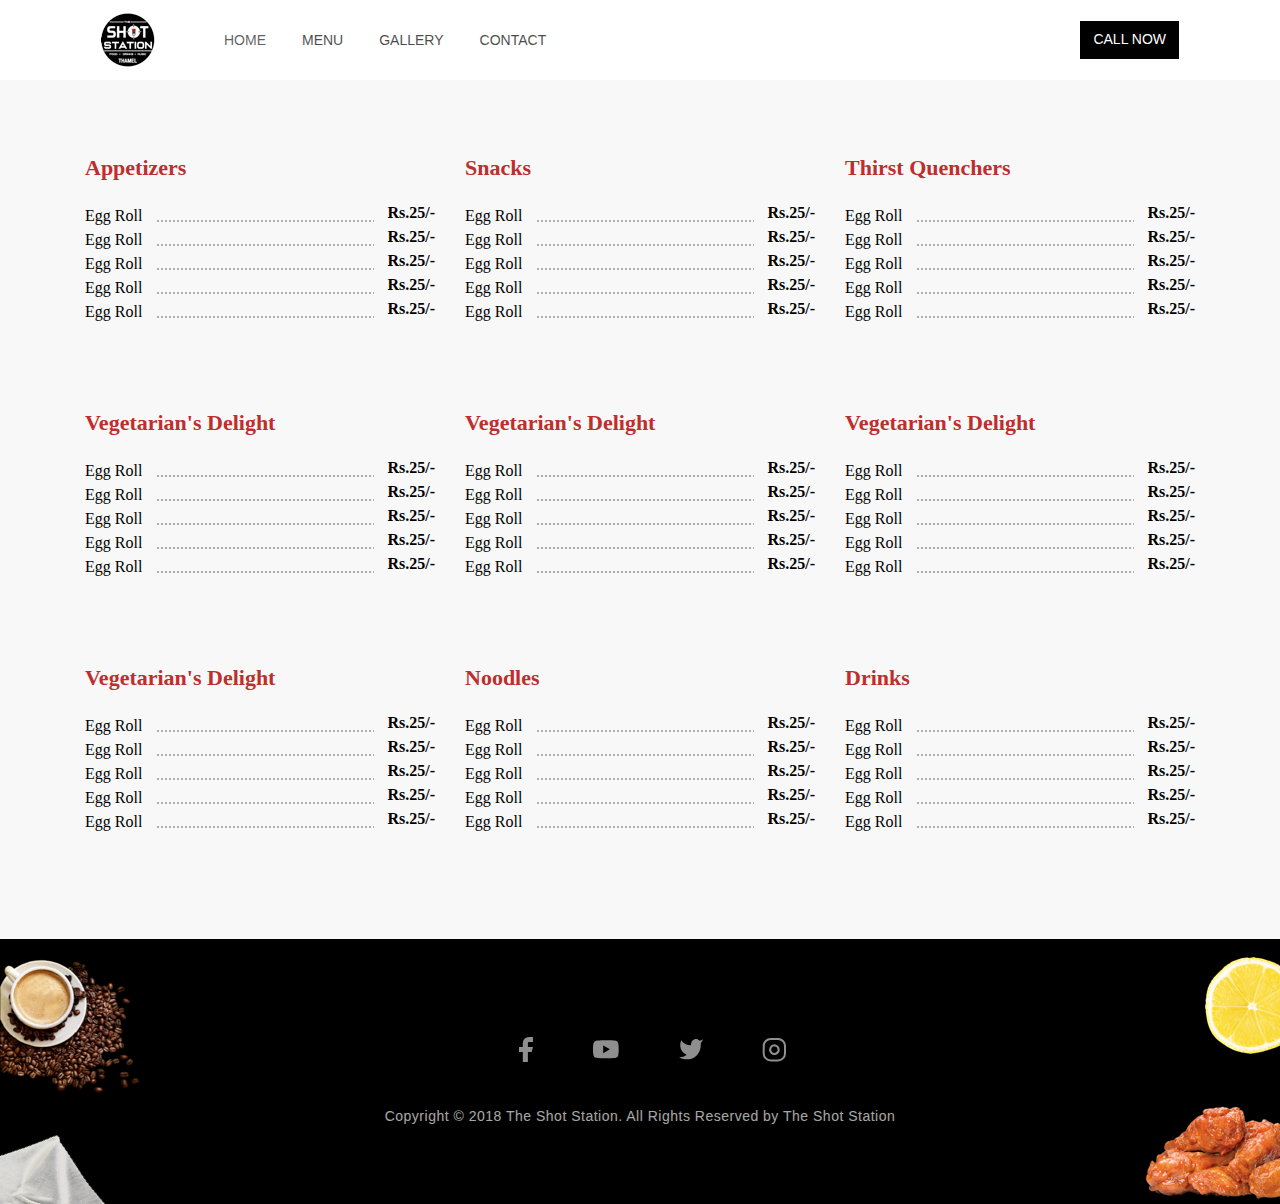
<file: menu.html>
<!DOCTYPE html>
<html lang="en">
<head>
    <meta charset="UTF-8">
    <meta name="viewport" content="width=device-width, initial-scale=1.0">
    <meta http-equiv="X-UA-Compatible" content="ie=edge">
    <title>Shot-Station's Menu Page</title>

     <!--Bootstrap CSSS-->
    <link rel="stylesheet" href="css/bootstrap.min.css">
    <!--Google fonts-->
    <link rel="stylesheet" href="https://fonts.googleapis.com/css?family=Lato|Open+Sans|Oswald">
    <link rel="stylesheet" href="font-awesome/css/fontawsome.css">
    <link href="https://fonts.googleapis.com/css?family=Kristi&display=swap" rel="stylesheet">
    <link rel="icon" type="text/css" href="images/logo.png">
    <link rel="stylesheet" href="css/style.css">
</head>
<body>
    <!--top header starts-->
    <section class="top-header">
        <div class="top-header-wrapper">
           <div class="container">
                <nav class="navbar navbar-expand-lg navbar-light bg-light">
                    <button class="navbar-toggler" type="button" data-toggle="collapse" data-target="#navbarTogglerDemo03" aria-controls="navbarTogglerDemo03" aria-expanded="false" aria-label="Toggle navigation">
                        <span class="navbar-toggler-icon"></span>
                    </button>
                    <a class="navbar-brand" href="index.html">
                        <img src="images/logo.png" alt="">
                    </a>
                    
                    <div class="collapse navbar-collapse" id="navbarTogglerDemo03">
                        <ul class="navbar-nav mr-auto mt-2 mt-lg-0">
                            <li class="nav-item active">
                                <a class="nav-link" href="index.html">HOME<span class="sr-only">(current)</span></a>
                            </li>
                            <li class="nav-item">
                                <a class="nav-link" href="menu.html" target="_blank">MENU</a>
                            </li>
                            <li class="nav-item">
                                <a class="nav-link" href="gallery.html" target="_blank">GALLERY</a>
                            </li>
                            <li class="nav-item">
                                <a class="nav-link" href="contact.html" target="_blank">CONTACT</a>
                            </li>
                        </ul>
                        <form class="form-inlinee">
                            <button class="btn" type="submit">CALL NOW</button>
                        </form>
                    </div>
                </nav>
           </div>
        </div>
    </section>
    <!--top header ends-->
    
    <!--menu section starts-->
    <section class="menu-page-wrapper">
        <div class="menu-page-wrap">
            <div class="container">
                <div class="row">
                    <div class="col-xl-4 col-lg-6 col-md-6 col-sm-12 col-xm-12">
                        <div class="food-menu">
                            <h4 class="menu-name">Appetizers</h4>
                            <ul class="menu-link">
                                <li class="menu-line">
                                    <span class="left-name">Egg Roll</span>
                                    <span class="right-name">Rs.25/-</span>
                                    <div class="dots-bg"></div>
                                </li>
                                <li class="menu-line">
                                    <span class="left-name">Egg Roll</span>
                                    <span class="right-name">Rs.25/-</span>
                                    <div class="dots-bg"></div>
                                </li>
                                <li class="menu-line">
                                    <span class="left-name">Egg Roll</span>
                                    <span class="right-name">Rs.25/-</span>
                                    <div class="dots-bg"></div>
                                </li>
                                <li class="menu-line">
                                    <span class="left-name">Egg Roll</span>
                                    <span class="right-name">Rs.25/-</span>
                                    <div class="dots-bg"></div>
                                </li>
                                <li class="menu-line">
                                    <span class="left-name">Egg Roll</span>
                                    <span class="right-name">Rs.25/-</span>
                                    <div class="dots-bg"></div>
                                </li>
                            </ul>
                        </div>
                    </div>
                    <div class="col-xl-4 col-lg-6 col-md-6 col-sm-12 col-xm-12">
                        <div class="food-menu">
                            <h4 class="menu-name">Snacks</h4>
                            <ul class="menu-link">
                                <li class="menu-line">
                                    <span class="left-name">Egg Roll</span>
                                    <span class="right-name">Rs.25/-</span>
                                    <div class="dots-bg"></div>
                                </li>
                                <li class="menu-line">
                                    <span class="left-name">Egg Roll</span>
                                    <span class="right-name">Rs.25/-</span>
                                    <div class="dots-bg"></div>
                                </li>
                                <li class="menu-line">
                                    <span class="left-name">Egg Roll</span>
                                    <span class="right-name">Rs.25/-</span>
                                    <div class="dots-bg"></div>
                                </li>
                                <li class="menu-line">
                                    <span class="left-name">Egg Roll</span>
                                    <span class="right-name">Rs.25/-</span>
                                    <div class="dots-bg"></div>
                                </li>
                                <li class="menu-line">
                                    <span class="left-name">Egg Roll</span>
                                    <span class="right-name">Rs.25/-</span>
                                    <div class="dots-bg"></div>
                                </li>
                            </ul>
                        </div>
                    </div>
                    <div class="col-xl-4 col-lg-6 col-md-6 col-sm-12 col-xm-12">
                        <div class="food-menu">
                            <h4 class="menu-name">Thirst Quenchers</h4>
                            <ul class="menu-link">
                                <li class="menu-line">
                                    <span class="left-name">Egg Roll</span>
                                    <span class="right-name">Rs.25/-</span>
                                    <div class="dots-bg"></div>
                                </li>
                                <li class="menu-line">
                                    <span class="left-name">Egg Roll</span>
                                    <span class="right-name">Rs.25/-</span>
                                    <div class="dots-bg"></div>
                                </li>
                                <li class="menu-line">
                                    <span class="left-name">Egg Roll</span>
                                    <span class="right-name">Rs.25/-</span>
                                    <div class="dots-bg"></div>
                                </li>
                                <li class="menu-line">
                                    <span class="left-name">Egg Roll</span>
                                    <span class="right-name">Rs.25/-</span>
                                    <div class="dots-bg"></div>
                                </li>
                                <li class="menu-line">
                                    <span class="left-name">Egg Roll</span>
                                    <span class="right-name">Rs.25/-</span>
                                    <div class="dots-bg"></div>
                                </li>
                            </ul>
                        </div>
                    </div>
                </div>
                <div class="row">
                    <div class="col-xl-4 col-lg-6 col-md-6 col-sm-12 col-xm-12 menu-top-sec">
                        <div class="food-menu">
                            <h4 class="menu-name">Vegetarian's Delight</h4>
                            <ul class="menu-link">
                                <li class="menu-line">
                                    <span class="left-name">Egg Roll</span>
                                    <span class="right-name">Rs.25/-</span>
                                    <div class="dots-bg"></div>
                                </li>
                                <li class="menu-line">
                                    <span class="left-name">Egg Roll</span>
                                    <span class="right-name">Rs.25/-</span>
                                    <div class="dots-bg"></div>
                                </li>
                                <li class="menu-line">
                                    <span class="left-name">Egg Roll</span>
                                    <span class="right-name">Rs.25/-</span>
                                    <div class="dots-bg"></div>
                                </li>
                                <li class="menu-line">
                                    <span class="left-name">Egg Roll</span>
                                    <span class="right-name">Rs.25/-</span>
                                    <div class="dots-bg"></div>
                                </li>
                                <li class="menu-line">
                                    <span class="left-name">Egg Roll</span>
                                    <span class="right-name">Rs.25/-</span>
                                    <div class="dots-bg"></div>
                                </li>
                            </ul>
                        </div>
                    </div>
                    <div class="col-xl-4 col-lg-6 col-md-6 col-sm-12 col-xm-12 menu-top-sec">
                        <div class="food-menu">
                            <h4 class="menu-name">Vegetarian's Delight</h4>
                            <ul class="menu-link">
                                <li class="menu-line">
                                    <span class="left-name">Egg Roll</span>
                                    <span class="right-name">Rs.25/-</span>
                                    <div class="dots-bg"></div>
                                </li>
                                <li class="menu-line">
                                    <span class="left-name">Egg Roll</span>
                                    <span class="right-name">Rs.25/-</span>
                                    <div class="dots-bg"></div>
                                </li>
                                <li class="menu-line">
                                    <span class="left-name">Egg Roll</span>
                                    <span class="right-name">Rs.25/-</span>
                                    <div class="dots-bg"></div>
                                </li>
                                <li class="menu-line">
                                    <span class="left-name">Egg Roll</span>
                                    <span class="right-name">Rs.25/-</span>
                                    <div class="dots-bg"></div>
                                </li>
                                <li class="menu-line">
                                    <span class="left-name">Egg Roll</span>
                                    <span class="right-name">Rs.25/-</span>
                                    <div class="dots-bg"></div>
                                </li>
                            </ul>
                        </div>
                    </div>
                    <div class="col-xl-4 col-lg-6 col-md-6 col-sm-12 col-xm-12 menu-top-sec">
                        <div class="food-menu">
                            <h4 class="menu-name">Vegetarian's Delight</h4>
                            <ul class="menu-link">
                                <li class="menu-line">
                                    <span class="left-name">Egg Roll</span>
                                    <span class="right-name">Rs.25/-</span>
                                    <div class="dots-bg"></div>
                                </li>
                                <li class="menu-line">
                                    <span class="left-name">Egg Roll</span>
                                    <span class="right-name">Rs.25/-</span>
                                    <div class="dots-bg"></div>
                                </li>
                                <li class="menu-line">
                                    <span class="left-name">Egg Roll</span>
                                    <span class="right-name">Rs.25/-</span>
                                    <div class="dots-bg"></div>
                                </li>
                                <li class="menu-line">
                                    <span class="left-name">Egg Roll</span>
                                    <span class="right-name">Rs.25/-</span>
                                    <div class="dots-bg"></div>
                                </li>
                                <li class="menu-line">
                                    <span class="left-name">Egg Roll</span>
                                    <span class="right-name">Rs.25/-</span>
                                    <div class="dots-bg"></div>
                                </li>
                            </ul>
                        </div>
                    </div>
                </div>
                <div class="row">
                    <div class="col-xl-4 col-lg-6 col-md-6 col-sm-12 col-xm-12 menu-top-sec">
                        <div class="food-menu">
                            <h4 class="menu-name">Vegetarian's Delight</h4>
                            <ul class="menu-link">
                                <li class="menu-line">
                                    <span class="left-name">Egg Roll</span>
                                    <span class="right-name">Rs.25/-</span>
                                    <div class="dots-bg"></div>
                                </li>
                                <li class="menu-line">
                                    <span class="left-name">Egg Roll</span>
                                    <span class="right-name">Rs.25/-</span>
                                    <div class="dots-bg"></div>
                                </li>
                                <li class="menu-line">
                                    <span class="left-name">Egg Roll</span>
                                    <span class="right-name">Rs.25/-</span>
                                    <div class="dots-bg"></div>
                                </li>
                                <li class="menu-line">
                                    <span class="left-name">Egg Roll</span>
                                    <span class="right-name">Rs.25/-</span>
                                    <div class="dots-bg"></div>
                                </li>
                                <li class="menu-line">
                                    <span class="left-name">Egg Roll</span>
                                    <span class="right-name">Rs.25/-</span>
                                    <div class="dots-bg"></div>
                                </li>
                            </ul>
                        </div>
                    </div>
                    <div class="col-xl-4 col-lg-6 col-md-6 col-sm-12 col-xm-12 menu-top-sec">
                        <div class="food-menu">
                            <h4 class="menu-name">Noodles</h4>
                            <ul class="menu-link">
                                <li class="menu-line">
                                    <span class="left-name">Egg Roll</span>
                                    <span class="right-name">Rs.25/-</span>
                                    <div class="dots-bg"></div>
                                </li>
                                <li class="menu-line">
                                    <span class="left-name">Egg Roll</span>
                                    <span class="right-name">Rs.25/-</span>
                                    <div class="dots-bg"></div>
                                </li>
                                <li class="menu-line">
                                    <span class="left-name">Egg Roll</span>
                                    <span class="right-name">Rs.25/-</span>
                                    <div class="dots-bg"></div>
                                </li>
                                <li class="menu-line">
                                    <span class="left-name">Egg Roll</span>
                                    <span class="right-name">Rs.25/-</span>
                                    <div class="dots-bg"></div>
                                </li>
                                <li class="menu-line">
                                    <span class="left-name">Egg Roll</span>
                                    <span class="right-name">Rs.25/-</span>
                                    <div class="dots-bg"></div>
                                </li>
                            </ul>
                        </div>
                    </div>
                    <div class="col-xl-4 col-lg-6 col-md-6 col-sm-12 col-xm-12 menu-top-sec">
                    <div class="food-menu">
                        <h4 class="menu-name">Drinks</h4>
                        <ul class="menu-link">
                            <li class="menu-line">
                                <span class="left-name">Egg Roll</span>
                                <span class="right-name">Rs.25/-</span>
                                <div class="dots-bg"></div>
                            </li>
                            <li class="menu-line">
                                <span class="left-name">Egg Roll</span>
                                <span class="right-name">Rs.25/-</span>
                                <div class="dots-bg"></div>
                            </li>
                            <li class="menu-line">
                                <span class="left-name">Egg Roll</span>
                                <span class="right-name">Rs.25/-</span>
                                <div class="dots-bg"></div>
                            </li>
                            <li class="menu-line">
                                <span class="left-name">Egg Roll</span>
                                <span class="right-name">Rs.25/-</span>
                                <div class="dots-bg"></div>
                            </li>
                            <li class="menu-line">
                                <span class="left-name">Egg Roll</span>
                                <span class="right-name">Rs.25/-</span>
                                <div class="dots-bg"></div>
                            </li>
                        </ul>
                    </div>
                </div>
            </div>
        </div>
    </section>
    <!--menu section ends-->
    
    <!--footer section-->
    <section class="footer">
        <div class="footer-wrapper">
            <div class="footer-social-media">
                <ul class="social-media-link">
                    <li class="media-link">
                        <a><img src="images/facebook.svg" alt=""></a>
                    </li>
                    <li class="media-link">
                        <a><img src="images/youtube.svg" alt=""></a>
                    </li>
                    <li class="media-link">
                        <a><img src="images/twitter.svg" alt=""></a>
                    </li>
                    <li class="media-link">
                        <a><img src="images/instagram.svg" alt=""></a>
                    </li>
                </ul>
                <div class="footer-copyright col-sm-8 mx-auto">
                    <p>Copyright © 2018 The Shot Station. All Rights Reserved
                        by The Shot Station</p>
                </div>
                
            </div>
        </div>
    </section>
    <!--footer section ends-->




    <!-- Java JavaScript -->
    <script src="js/jquery-3.4.1.min.js"></script>
    <script src="js/bootstrap.bundle.min.js" ></script>
</body>
</html>
</file>
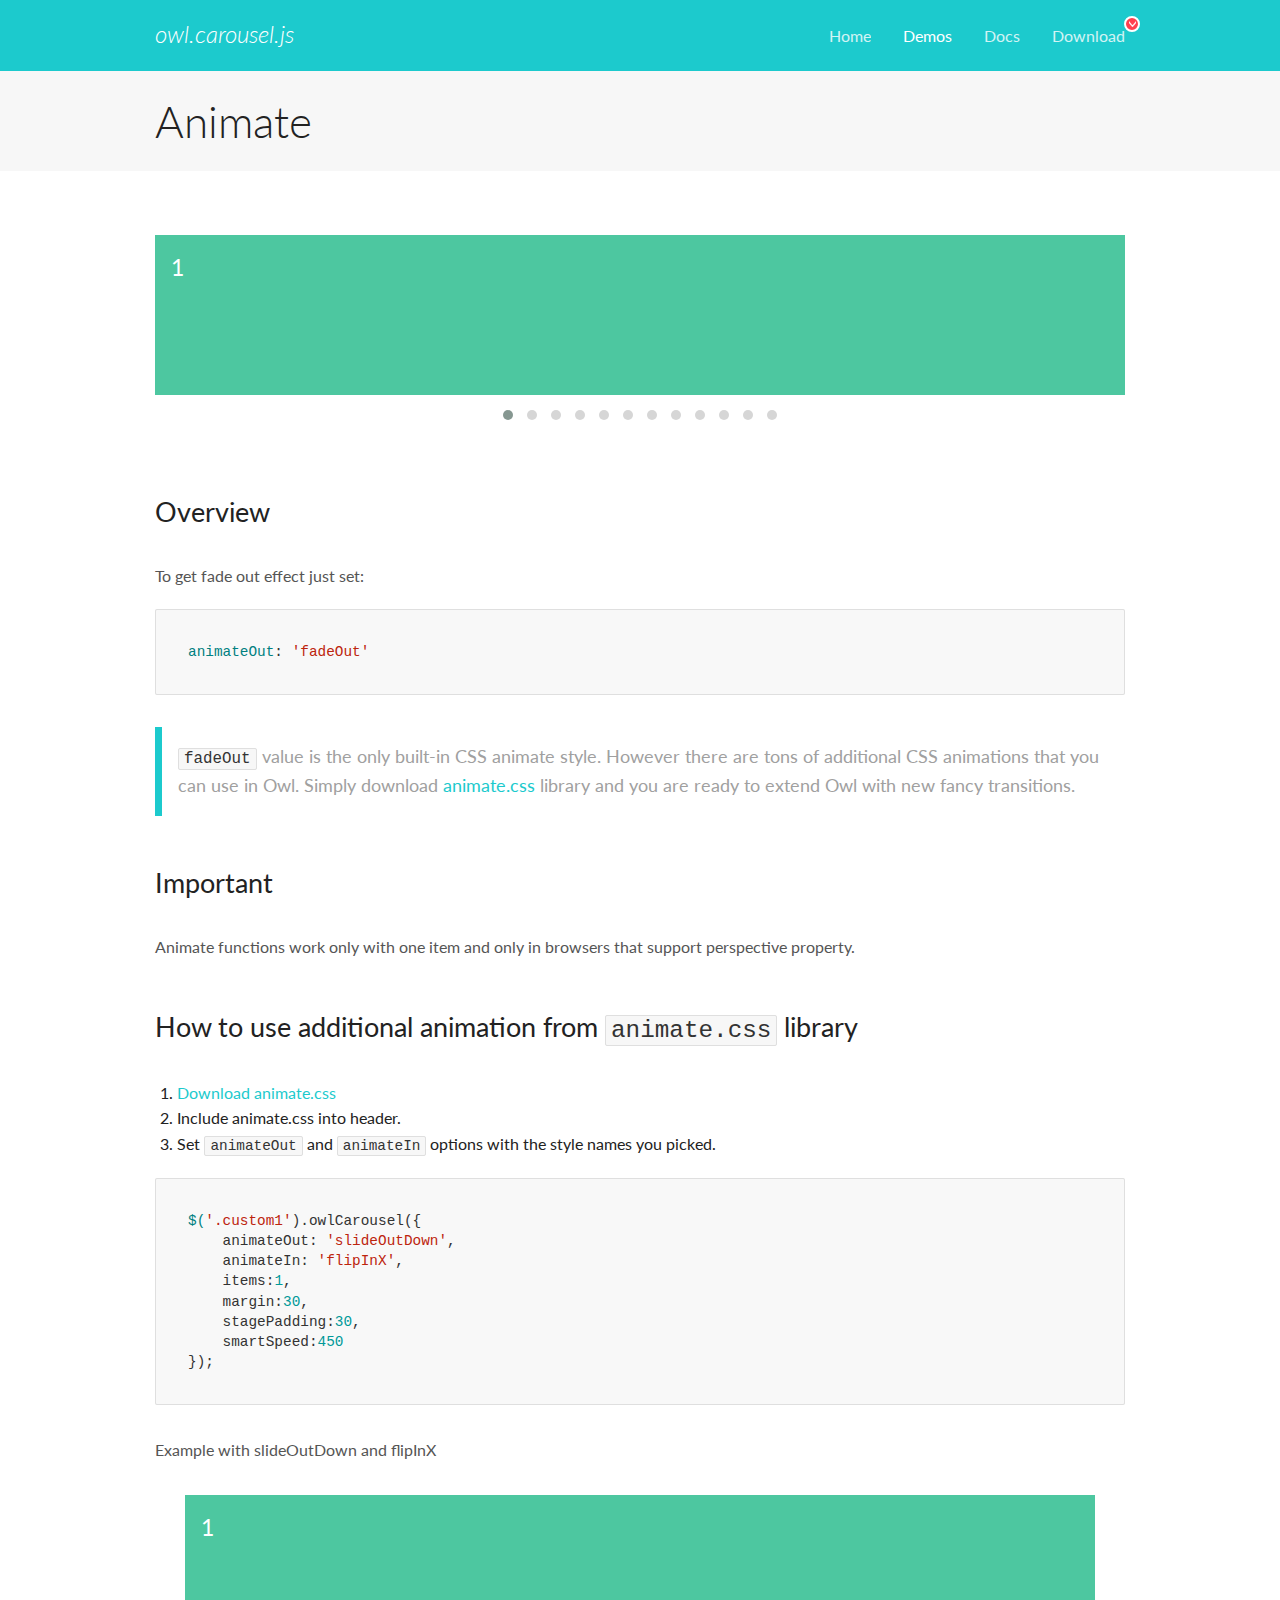
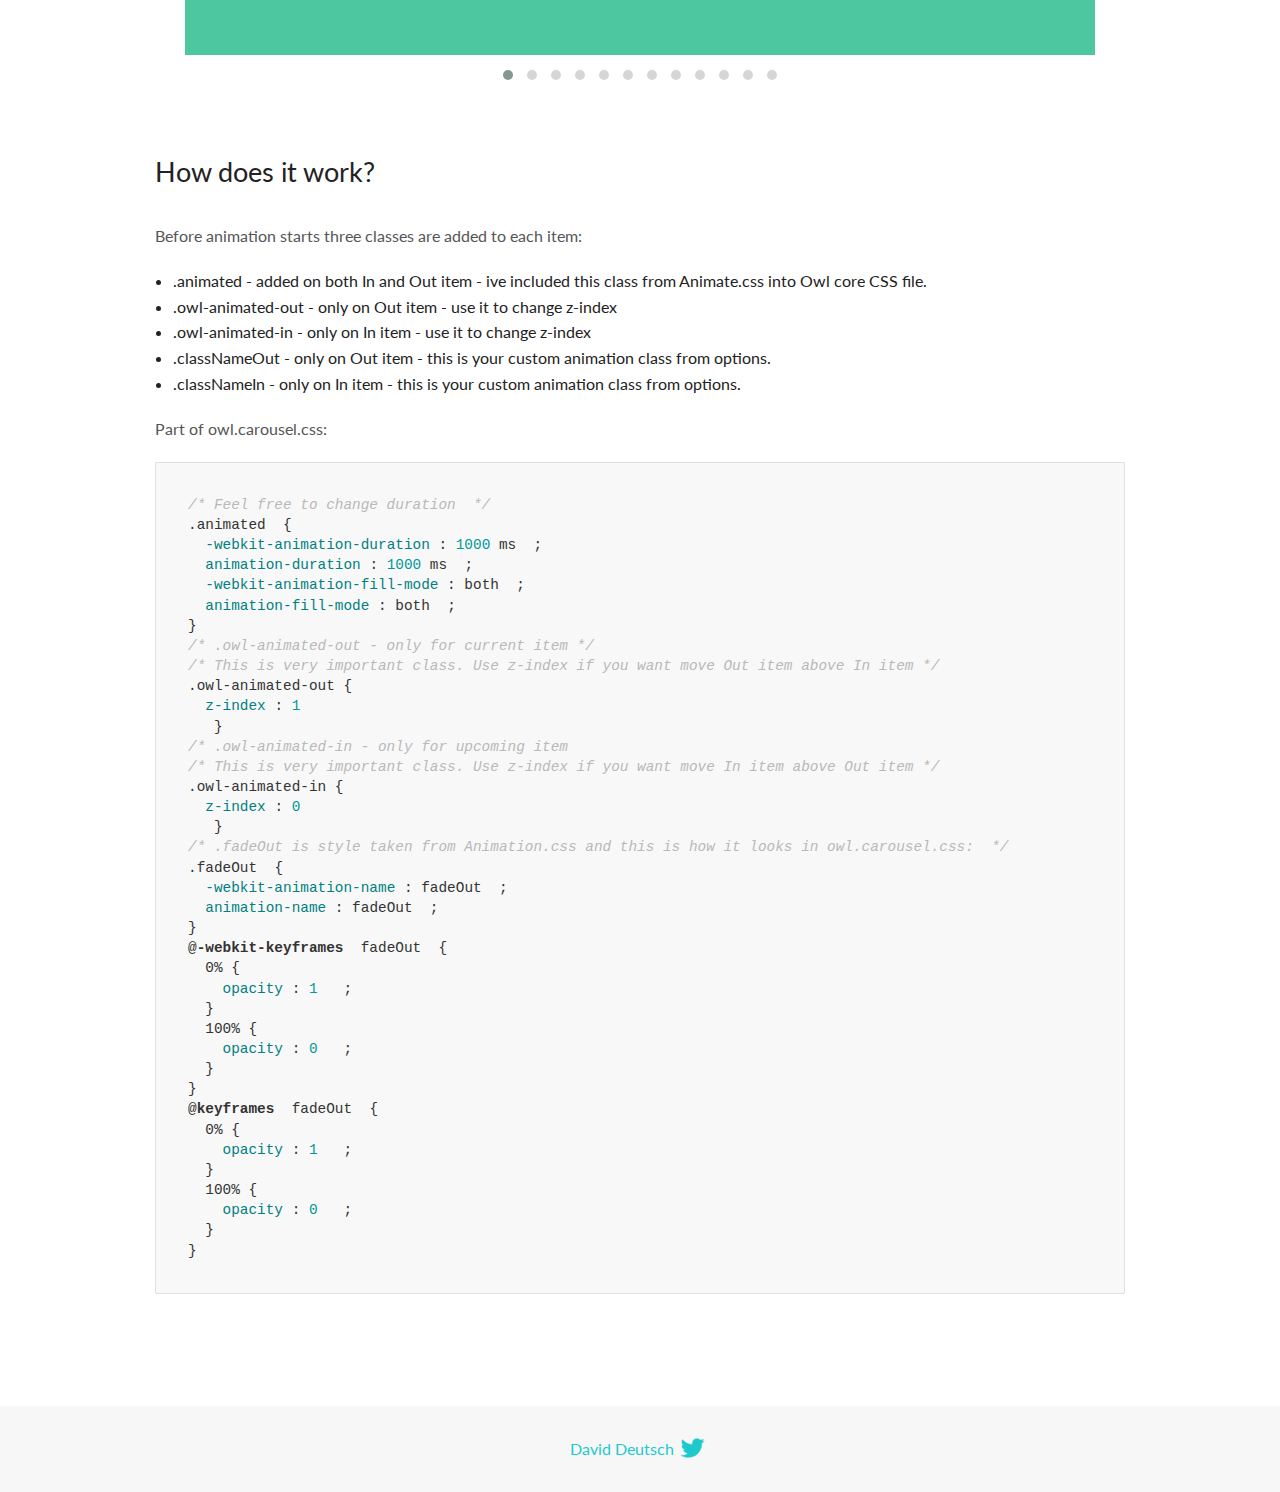
<file: OwlCarousel/docs/demos/animate.html>
<!DOCTYPE html>
<html lang="en">
  <head>

    <!-- head -->
    <meta charset="utf-8">
    <meta name="msapplication-tap-highlight" content="no" />
    <meta name="viewport" content="width=device-width, initial-scale=1.0" />
    <meta name="description" content="Animate carousel">
    <meta name="author" content="David Deutsch">
    <title>
      Animate Demo | Owl Carousel | 2.3.4
    </title>

    <!-- Stylesheets -->
    <link href='https://fonts.googleapis.com/css?family=Lato:300,400,700,400italic,300italic' rel='stylesheet' type='text/css'>
    <link rel="stylesheet" href="../assets/css/docs.theme.min.css">

    <!-- Owl Stylesheets -->
    <link rel="stylesheet" href="../assets/owlcarousel/assets/owl.carousel.min.css">
    <link rel="stylesheet" href="../assets/owlcarousel/assets/owl.theme.default.min.css">

    <!-- HTML5 shim and Respond.js IE8 support of HTML5 elements and media queries -->

    <!--[if lt IE 9]>
      <script src="https://oss.maxcdn.com/libs/html5shiv/3.7.0/html5shiv.js"></script>
      <script src="https://oss.maxcdn.com/libs/respond.js/1.3.0/respond.min.js"></script>
    <![endif]-->

    <!-- Favicons -->
    <link rel="apple-touch-icon-precomposed" sizes="144x144" href="../assets/ico/apple-touch-icon-144-precomposed.png">
    <link rel="shortcut icon" href="../assets/ico/favicon.png">
    <link rel="shortcut icon" href="favicon.ico">

    <!-- Yeah i know js should not be in header. Its required for demos.-->

    <!-- javascript -->
    <script src="../assets/vendors/jquery.min.js"></script>
    <script src="../assets/owlcarousel/owl.carousel.js"></script>
  </head>
  <body>

    <!-- header -->
    <header class="header">
      <div class="row">
        <div class="large-12 columns">
          <div class="brand left">
            <h3>
              <a href="/OwlCarousel2/">owl.carousel.js</a> 
            </h3>
          </div>
          <a id="toggle-nav" class="right">
            <span></span> <span></span> <span></span> 
          </a> 
          <div class="nav-bar">
            <ul class="clearfix">
              <li> <a href="/OwlCarousel2/index.html">Home</a>  </li>
              <li class="active">
                <a href="/OwlCarousel2/demos/demos.html">Demos</a> 
              </li>
              <li> <a href="/OwlCarousel2/docs/started-welcome.html">Docs</a>  </li>
              <li>
                <a href="https://github.com/OwlCarousel2/OwlCarousel2/archive/2.3.4.zip">Download</a> 
                <span class="download"></span> 
              </li>
            </ul>
          </div>
        </div>
      </div>
    </header>

    <!-- title -->
    <section class="title">
      <div class="row">
        <div class="large-12 columns">
          <h1>Animate</h1>
        </div>
      </div>
    </section>

    <!--  Demos -->
    <section id="demos">
      <div class="row">
        <div class="large-12 columns">
          <div class="fadeOut owl-carousel owl-theme">
            <div class="item">
              <h4>1</h4>
            </div>
            <div class="item">
              <h4>2</h4>
            </div>
            <div class="item">
              <h4>3</h4>
            </div>
            <div class="item">
              <h4>4</h4>
            </div>
            <div class="item">
              <h4>5</h4>
            </div>
            <div class="item">
              <h4>6</h4>
            </div>
            <div class="item">
              <h4>7</h4>
            </div>
            <div class="item">
              <h4>8</h4>
            </div>
            <div class="item">
              <h4>9</h4>
            </div>
            <div class="item">
              <h4>10</h4>
            </div>
            <div class="item">
              <h4>11</h4>
            </div>
            <div class="item">
              <h4>12</h4>
            </div>
          </div>
          <h3 id="overview">Overview</h3>
          <p>To get fade out effect just set:</p>
          <pre><code>animateOut: &#39;fadeOut&#39;</code></pre>
          <blockquote>
            <p><code>fadeOut</code> value is the only built-in CSS animate style. However there are tons of additional CSS animations that you can use in Owl. Simply download
              <a href="https://daneden.github.io/animate.css/">animate.css</a>  library and you are ready to extend Owl with new fancy transitions.</p>
          </blockquote>
          <h3 id="important">Important</h3>
          <p>Animate functions work only with one item and only in browsers that support perspective property.</p>
          <h3 id="how-to-use-additional-animation-from-animate-css-library">How to use additional animation from <code>animate.css</code> library</h3>
          <ol>
            <li> <a href="https://daneden.github.io/animate.css/">Download animate.css</a>  </li>
            <li>Include animate.css into header.</li>
            <li>Set <code>animateOut</code> and <code>animateIn</code> options with the style names you picked.</li>
          </ol>
          <pre><code>$(&#39;.custom1&#39;).owlCarousel({
    animateOut: &#39;slideOutDown&#39;,
    animateIn: &#39;flipInX&#39;,
    items:1,
    margin:30,
    stagePadding:30,
    smartSpeed:450
});</code></pre>
          <p>Example with slideOutDown and flipInX</p>
          <div class="custom1 owl-carousel owl-theme">
            <div class="item">
              <h4>1</h4>
            </div>
            <div class="item">
              <h4>2</h4>
            </div>
            <div class="item">
              <h4>3</h4>
            </div>
            <div class="item">
              <h4>4</h4>
            </div>
            <div class="item">
              <h4>5</h4>
            </div>
            <div class="item">
              <h4>6</h4>
            </div>
            <div class="item">
              <h4>7</h4>
            </div>
            <div class="item">
              <h4>8</h4>
            </div>
            <div class="item">
              <h4>9</h4>
            </div>
            <div class="item">
              <h4>10</h4>
            </div>
            <div class="item">
              <h4>11</h4>
            </div>
            <div class="item">
              <h4>12</h4>
            </div>
          </div>
          <h3 id="how-does-it-work-">How does it work?</h3>
          <p>Before animation starts three classes are added to each item:</p>
          <ul>
            <li>.animated - added on both In and Out item - ive included this class from Animate.css into Owl core CSS file.</li>
            <li>.owl-animated-out - only on Out item - use it to change z-index</li>
            <li>.owl-animated-in - only on In item - use it to change z-index</li>
            <li>.classNameOut - only on Out item - this is your custom animation class from options.</li>
            <li>.classNameIn - only on In item - this is your custom animation class from options.</li>
          </ul>
          <p>Part of owl.carousel.css:</p>
          <pre><code class="language-css"><span class="comment">/* Feel free to change duration  */</span> 
<span class="class">.animated</span>  <span class="rules">{
  <span class="rule"><span class="attribute">-webkit-animation-duration</span> :<span class="value"> <span class="number">1000</span> ms</span> </span> ;
  <span class="rule"><span class="attribute">animation-duration</span> :<span class="value"> <span class="number">1000</span> ms</span> </span> ;
  <span class="rule"><span class="attribute">-webkit-animation-fill-mode</span> :<span class="value"> both</span> </span> ;
  <span class="rule"><span class="attribute">animation-fill-mode</span> :<span class="value"> both</span> </span> ;
<span class="rule">}</span> </span> 
<span class="comment">/* .owl-animated-out - only for current item */</span> 
<span class="comment">/* This is very important class. Use z-index if you want move Out item above In item */</span> 
<span class="class">.owl-animated-out</span> <span class="rules">{
  <span class="rule"><span class="attribute">z-index</span> :<span class="value"> <span class="number">1</span> 
</span> </span> </span> }
<span class="comment">/* .owl-animated-in - only for upcoming item
/* This is very important class. Use z-index if you want move In item above Out item */</span> 
<span class="class">.owl-animated-in</span> <span class="rules">{
  <span class="rule"><span class="attribute">z-index</span> :<span class="value"> <span class="number">0</span> 
</span> </span> </span> }
<span class="comment">/* .fadeOut is style taken from Animation.css and this is how it looks in owl.carousel.css:  */</span> 
<span class="class">.fadeOut</span>  <span class="rules">{
  <span class="rule"><span class="attribute">-webkit-animation-name</span> :<span class="value"> fadeOut</span> </span> ;
  <span class="rule"><span class="attribute">animation-name</span> :<span class="value"> fadeOut</span> </span> ;
<span class="rule">}</span> </span> 
<span class="at_rule">@<span class="keyword">-webkit-keyframes</span>  fadeOut </span> {
  0% <span class="rules">{
    <span class="rule"><span class="attribute">opacity</span> :<span class="value"> <span class="number">1</span> </span> </span> ;
  <span class="rule">}</span> </span> 
  100% <span class="rules">{
    <span class="rule"><span class="attribute">opacity</span> :<span class="value"> <span class="number">0</span> </span> </span> ;
  <span class="rule">}</span> </span> 
}
<span class="at_rule">@<span class="keyword">keyframes</span>  fadeOut </span> {
  0% <span class="rules">{
    <span class="rule"><span class="attribute">opacity</span> :<span class="value"> <span class="number">1</span> </span> </span> ;
  <span class="rule">}</span> </span> 
  100% <span class="rules">{
    <span class="rule"><span class="attribute">opacity</span> :<span class="value"> <span class="number">0</span> </span> </span> ;
  <span class="rule">}</span> </span> 
}</code></pre>
          <link rel="stylesheet" href="../assets/css/animate.css">
          <script>
            jQuery(document).ready(function($) {
              $('.fadeOut').owlCarousel({
                items: 1,
                animateOut: 'fadeOut',
                loop: true,
                margin: 10,
              });
              $('.custom1').owlCarousel({
                animateOut: 'slideOutDown',
                animateIn: 'flipInX',
                items: 1,
                margin: 30,
                stagePadding: 30,
                smartSpeed: 450
              });
            });
          </script>
        </div>
      </div>
    </section>

    <!-- footer -->
    <footer class="footer">
      <div class="row">
        <div class="large-12 columns">
          <h5>
            <a href="/OwlCarousel2/docs/support-contact.html">David Deutsch</a> 
            <a id="custom-tweet-button" href="https://twitter.com/share?url=https://github.com/OwlCarousel2/OwlCarousel2&text=Owl Carousel - This is so awesome! " target="_blank"></a> 
          </h5>
        </div>
      </div>
    </footer>

    <!-- vendors -->
    <script src="../assets/vendors/highlight.js"></script>
    <script src="../assets/js/app.js"></script>
  </body>
</html>
</file>
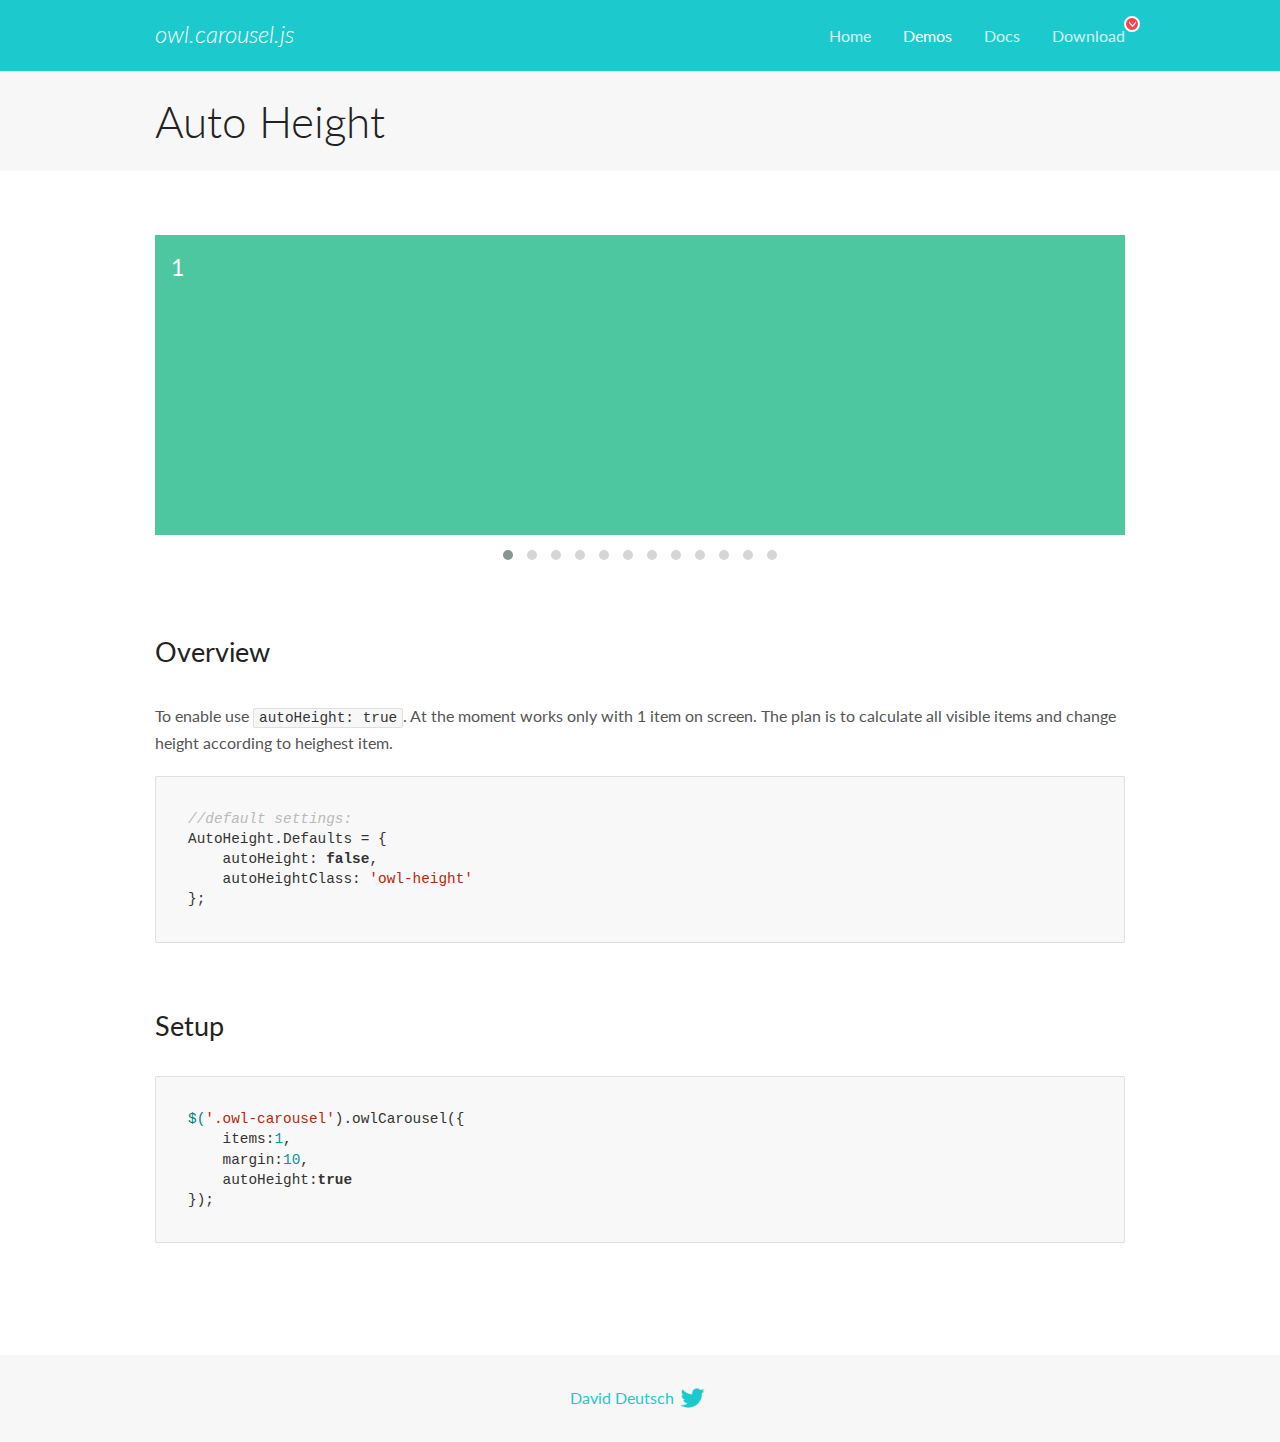
<file: OwlCarousel/docs/demos/autoheight.html>
<!DOCTYPE html>
<html lang="en">
  <head>

    <!-- head -->
    <meta charset="utf-8">
    <meta name="msapplication-tap-highlight" content="no" />
    <meta name="viewport" content="width=device-width, initial-scale=1.0" />
    <meta name="description" content="autoHeight usage demo">
    <meta name="author" content="David Deutsch">
    <title>
      Auto Height Demo | Owl Carousel | 2.3.4
    </title>

    <!-- Stylesheets -->
    <link href='https://fonts.googleapis.com/css?family=Lato:300,400,700,400italic,300italic' rel='stylesheet' type='text/css'>
    <link rel="stylesheet" href="../assets/css/docs.theme.min.css">

    <!-- Owl Stylesheets -->
    <link rel="stylesheet" href="../assets/owlcarousel/assets/owl.carousel.min.css">
    <link rel="stylesheet" href="../assets/owlcarousel/assets/owl.theme.default.min.css">

    <!-- HTML5 shim and Respond.js IE8 support of HTML5 elements and media queries -->

    <!--[if lt IE 9]>
      <script src="https://oss.maxcdn.com/libs/html5shiv/3.7.0/html5shiv.js"></script>
      <script src="https://oss.maxcdn.com/libs/respond.js/1.3.0/respond.min.js"></script>
    <![endif]-->

    <!-- Favicons -->
    <link rel="apple-touch-icon-precomposed" sizes="144x144" href="../assets/ico/apple-touch-icon-144-precomposed.png">
    <link rel="shortcut icon" href="../assets/ico/favicon.png">
    <link rel="shortcut icon" href="favicon.ico">

    <!-- Yeah i know js should not be in header. Its required for demos.-->

    <!-- javascript -->
    <script src="../assets/vendors/jquery.min.js"></script>
    <script src="../assets/owlcarousel/owl.carousel.js"></script>
  </head>
  <body>

    <!-- header -->
    <header class="header">
      <div class="row">
        <div class="large-12 columns">
          <div class="brand left">
            <h3>
              <a href="/OwlCarousel2/">owl.carousel.js</a> 
            </h3>
          </div>
          <a id="toggle-nav" class="right">
            <span></span> <span></span> <span></span> 
          </a> 
          <div class="nav-bar">
            <ul class="clearfix">
              <li> <a href="/OwlCarousel2/index.html">Home</a>  </li>
              <li class="active">
                <a href="/OwlCarousel2/demos/demos.html">Demos</a> 
              </li>
              <li> <a href="/OwlCarousel2/docs/started-welcome.html">Docs</a>  </li>
              <li>
                <a href="https://github.com/OwlCarousel2/OwlCarousel2/archive/2.3.4.zip">Download</a> 
                <span class="download"></span> 
              </li>
            </ul>
          </div>
        </div>
      </div>
    </header>

    <!-- title -->
    <section class="title">
      <div class="row">
        <div class="large-12 columns">
          <h1>Auto Height</h1>
        </div>
      </div>
    </section>

    <!--  Demos -->
    <section id="demos">
      <div class="row">
        <div class="large-12 columns">
          <div class="owl-carousel owl-theme">
            <div class="item" style="height:300px">
              <h4>1</h4>
            </div>
            <div class="item" style="height:100px">
              <h4>2</h4>
            </div>
            <div class="item" style="height:500px">
              <h4>3</h4>
            </div>
            <div class="item" style="height:250px">
              <h4>4</h4>
            </div>
            <div class="item" style="height:400px">
              <h4>5</h4>
            </div>
            <div class="item" style="height:500px">
              <h4>6</h4>
            </div>
            <div class="item" style="height:600px">
              <h4>7</h4>
            </div>
            <div class="item" style="height:400px">
              <h4>8</h4>
            </div>
            <div class="item" style="height:300px">
              <h4>9</h4>
            </div>
            <div class="item" style="height:350px">
              <h4>10</h4>
            </div>
            <div class="item" style="height:200px">
              <h4>11</h4>
            </div>
            <div class="item" style="height:150px">
              <h4>12</h4>
            </div>
          </div>
          <h3 id="overview">Overview</h3>
          <p>To enable use <code>autoHeight: true</code>. At the moment works only with 1 item on screen. The plan is to calculate all visible items and change height according to heighest item.</p>
          <pre><code>//default settings:
AutoHeight.Defaults = {
    autoHeight: false,
    autoHeightClass: &#39;owl-height&#39;
};</code></pre>
          <h3 id="setup">Setup</h3>
          <pre><code>$(&#39;.owl-carousel&#39;).owlCarousel({
    items:1,
    margin:10,
    autoHeight:true
});</code></pre>
          <script>
            $(document).ready(function() {
              $('.owl-carousel').owlCarousel({
                items: 1,
                margin: 10,
                autoHeight: true
              });
            })
          </script>
        </div>
      </div>
    </section>

    <!-- footer -->
    <footer class="footer">
      <div class="row">
        <div class="large-12 columns">
          <h5>
            <a href="/OwlCarousel2/docs/support-contact.html">David Deutsch</a> 
            <a id="custom-tweet-button" href="https://twitter.com/share?url=https://github.com/OwlCarousel2/OwlCarousel2&text=Owl Carousel - This is so awesome! " target="_blank"></a> 
          </h5>
        </div>
      </div>
    </footer>

    <!-- vendors -->
    <script src="../assets/vendors/highlight.js"></script>
    <script src="../assets/js/app.js"></script>
  </body>
</html>
</file>
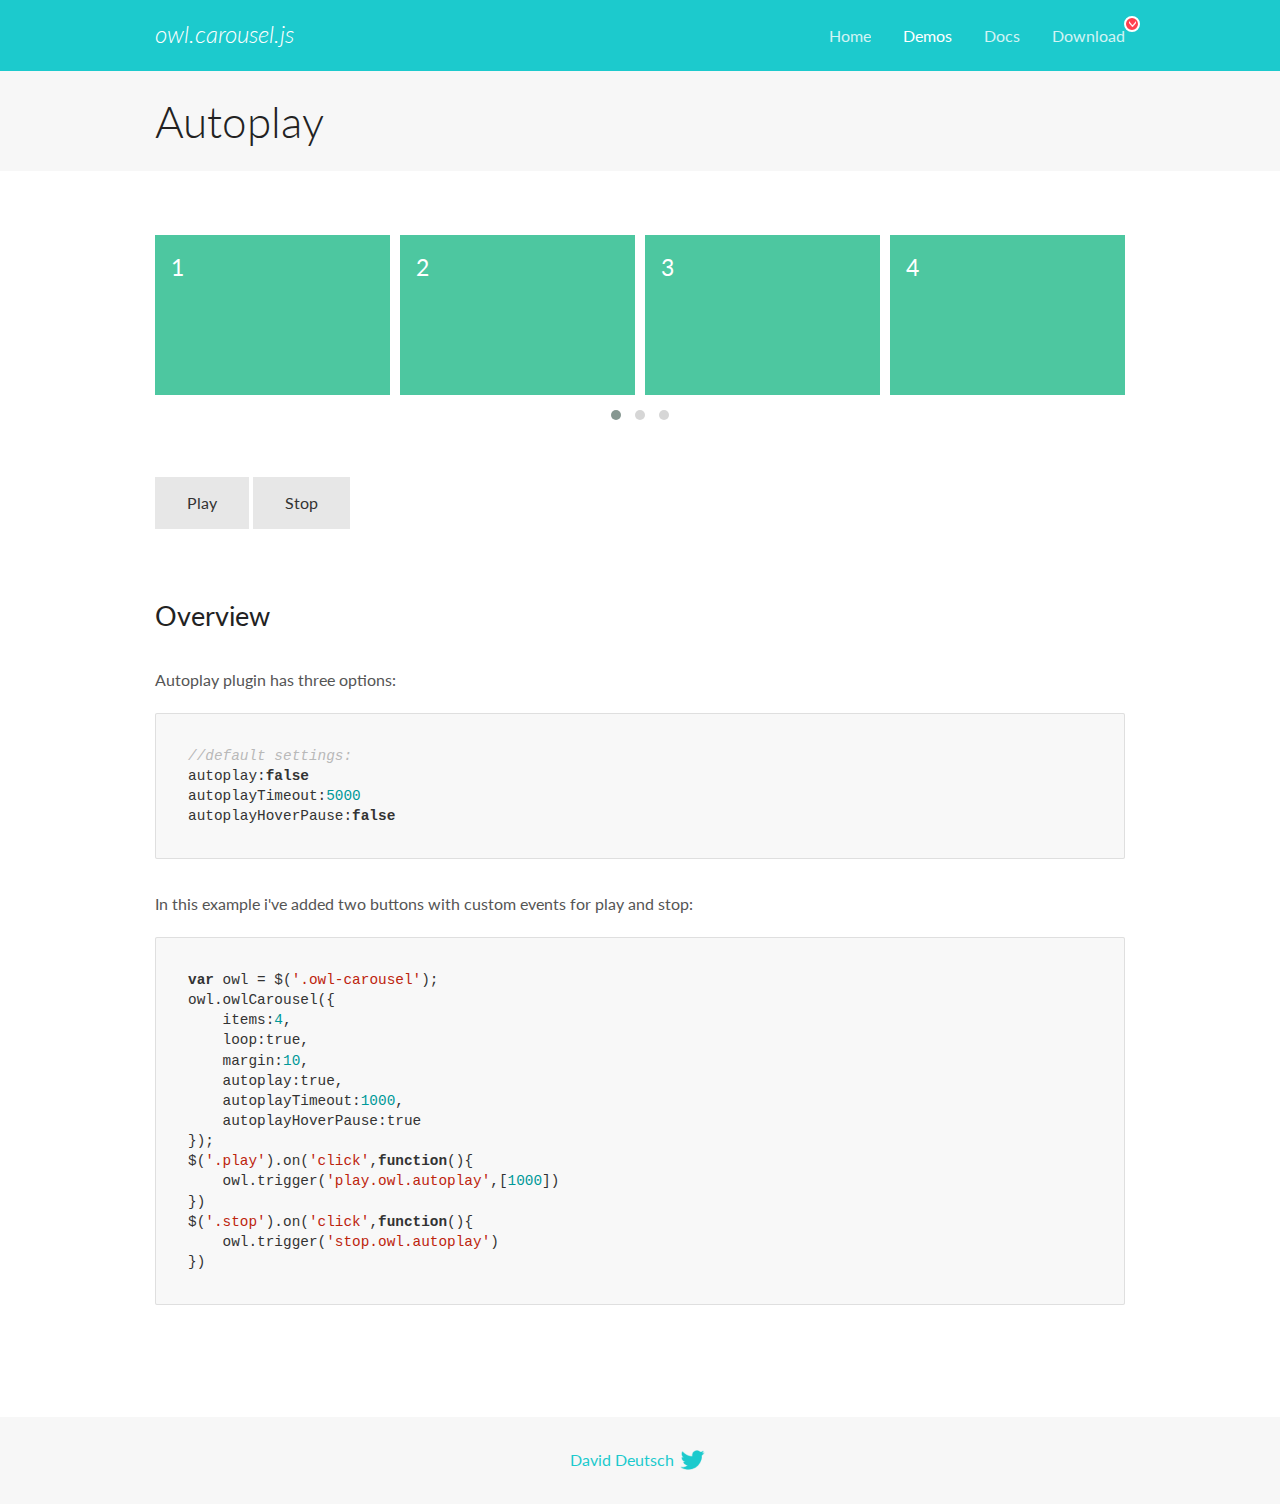
<file: OwlCarousel/docs/demos/autoplay.html>
<!DOCTYPE html>
<html lang="en">
  <head>

    <!-- head -->
    <meta charset="utf-8">
    <meta name="msapplication-tap-highlight" content="no" />
    <meta name="viewport" content="width=device-width, initial-scale=1.0" />
    <meta name="description" content="Autoplay usage demo">
    <meta name="author" content="David Deutsch">
    <title>
      Autoplay Demo | Owl Carousel | 2.3.4
    </title>

    <!-- Stylesheets -->
    <link href='https://fonts.googleapis.com/css?family=Lato:300,400,700,400italic,300italic' rel='stylesheet' type='text/css'>
    <link rel="stylesheet" href="../assets/css/docs.theme.min.css">

    <!-- Owl Stylesheets -->
    <link rel="stylesheet" href="../assets/owlcarousel/assets/owl.carousel.min.css">
    <link rel="stylesheet" href="../assets/owlcarousel/assets/owl.theme.default.min.css">

    <!-- HTML5 shim and Respond.js IE8 support of HTML5 elements and media queries -->

    <!--[if lt IE 9]>
      <script src="https://oss.maxcdn.com/libs/html5shiv/3.7.0/html5shiv.js"></script>
      <script src="https://oss.maxcdn.com/libs/respond.js/1.3.0/respond.min.js"></script>
    <![endif]-->

    <!-- Favicons -->
    <link rel="apple-touch-icon-precomposed" sizes="144x144" href="../assets/ico/apple-touch-icon-144-precomposed.png">
    <link rel="shortcut icon" href="../assets/ico/favicon.png">
    <link rel="shortcut icon" href="favicon.ico">

    <!-- Yeah i know js should not be in header. Its required for demos.-->

    <!-- javascript -->
    <script src="../assets/vendors/jquery.min.js"></script>
    <script src="../assets/owlcarousel/owl.carousel.js"></script>
  </head>
  <body>

    <!-- header -->
    <header class="header">
      <div class="row">
        <div class="large-12 columns">
          <div class="brand left">
            <h3>
              <a href="/OwlCarousel2/">owl.carousel.js</a> 
            </h3>
          </div>
          <a id="toggle-nav" class="right">
            <span></span> <span></span> <span></span> 
          </a> 
          <div class="nav-bar">
            <ul class="clearfix">
              <li> <a href="/OwlCarousel2/index.html">Home</a>  </li>
              <li class="active">
                <a href="/OwlCarousel2/demos/demos.html">Demos</a> 
              </li>
              <li> <a href="/OwlCarousel2/docs/started-welcome.html">Docs</a>  </li>
              <li>
                <a href="https://github.com/OwlCarousel2/OwlCarousel2/archive/2.3.4.zip">Download</a> 
                <span class="download"></span> 
              </li>
            </ul>
          </div>
        </div>
      </div>
    </header>

    <!-- title -->
    <section class="title">
      <div class="row">
        <div class="large-12 columns">
          <h1>Autoplay</h1>
        </div>
      </div>
    </section>

    <!--  Demos -->
    <section id="demos">
      <div class="row">
        <div class="large-12 columns">
          <div class="owl-carousel owl-theme">
            <div class="item">
              <h4>1</h4>
            </div>
            <div class="item">
              <h4>2</h4>
            </div>
            <div class="item">
              <h4>3</h4>
            </div>
            <div class="item">
              <h4>4</h4>
            </div>
            <div class="item">
              <h4>5</h4>
            </div>
            <div class="item">
              <h4>6</h4>
            </div>
            <div class="item">
              <h4>7</h4>
            </div>
            <div class="item">
              <h4>8</h4>
            </div>
            <div class="item">
              <h4>9</h4>
            </div>
            <div class="item">
              <h4>10</h4>
            </div>
            <div class="item">
              <h4>11</h4>
            </div>
            <div class="item">
              <h4>12</h4>
            </div>
          </div>
          <a class="button secondary play">Play</a> 
          <a class="button secondary stop">Stop</a> 
          <h3 id="overview">Overview</h3>
          <p>Autoplay plugin has three options:</p>
          <pre><code>//default settings:
autoplay:false
autoplayTimeout:5000
autoplayHoverPause:false</code></pre>
          <p>In this example i&#39;ve added two buttons with custom events for play and stop:</p>
          <pre><code>var owl = $(&#39;.owl-carousel&#39;);
owl.owlCarousel({
    items:4,
    loop:true,
    margin:10,
    autoplay:true,
    autoplayTimeout:1000,
    autoplayHoverPause:true
});
$(&#39;.play&#39;).on(&#39;click&#39;,function(){
    owl.trigger(&#39;play.owl.autoplay&#39;,[1000])
})
$(&#39;.stop&#39;).on(&#39;click&#39;,function(){
    owl.trigger(&#39;stop.owl.autoplay&#39;)
})</code></pre>
          <script>
            $(document).ready(function() {
              var owl = $('.owl-carousel');
              owl.owlCarousel({
                items: 4,
                loop: true,
                margin: 10,
                autoplay: true,
                autoplayTimeout: 1000,
                autoplayHoverPause: true
              });
              $('.play').on('click', function() {
                owl.trigger('play.owl.autoplay', [1000])
              })
              $('.stop').on('click', function() {
                owl.trigger('stop.owl.autoplay')
              })
            })
          </script>
        </div>
      </div>
    </section>

    <!-- footer -->
    <footer class="footer">
      <div class="row">
        <div class="large-12 columns">
          <h5>
            <a href="/OwlCarousel2/docs/support-contact.html">David Deutsch</a> 
            <a id="custom-tweet-button" href="https://twitter.com/share?url=https://github.com/OwlCarousel2/OwlCarousel2&text=Owl Carousel - This is so awesome! " target="_blank"></a> 
          </h5>
        </div>
      </div>
    </footer>

    <!-- vendors -->
    <script src="../assets/vendors/highlight.js"></script>
    <script src="../assets/js/app.js"></script>
  </body>
</html>
</file>
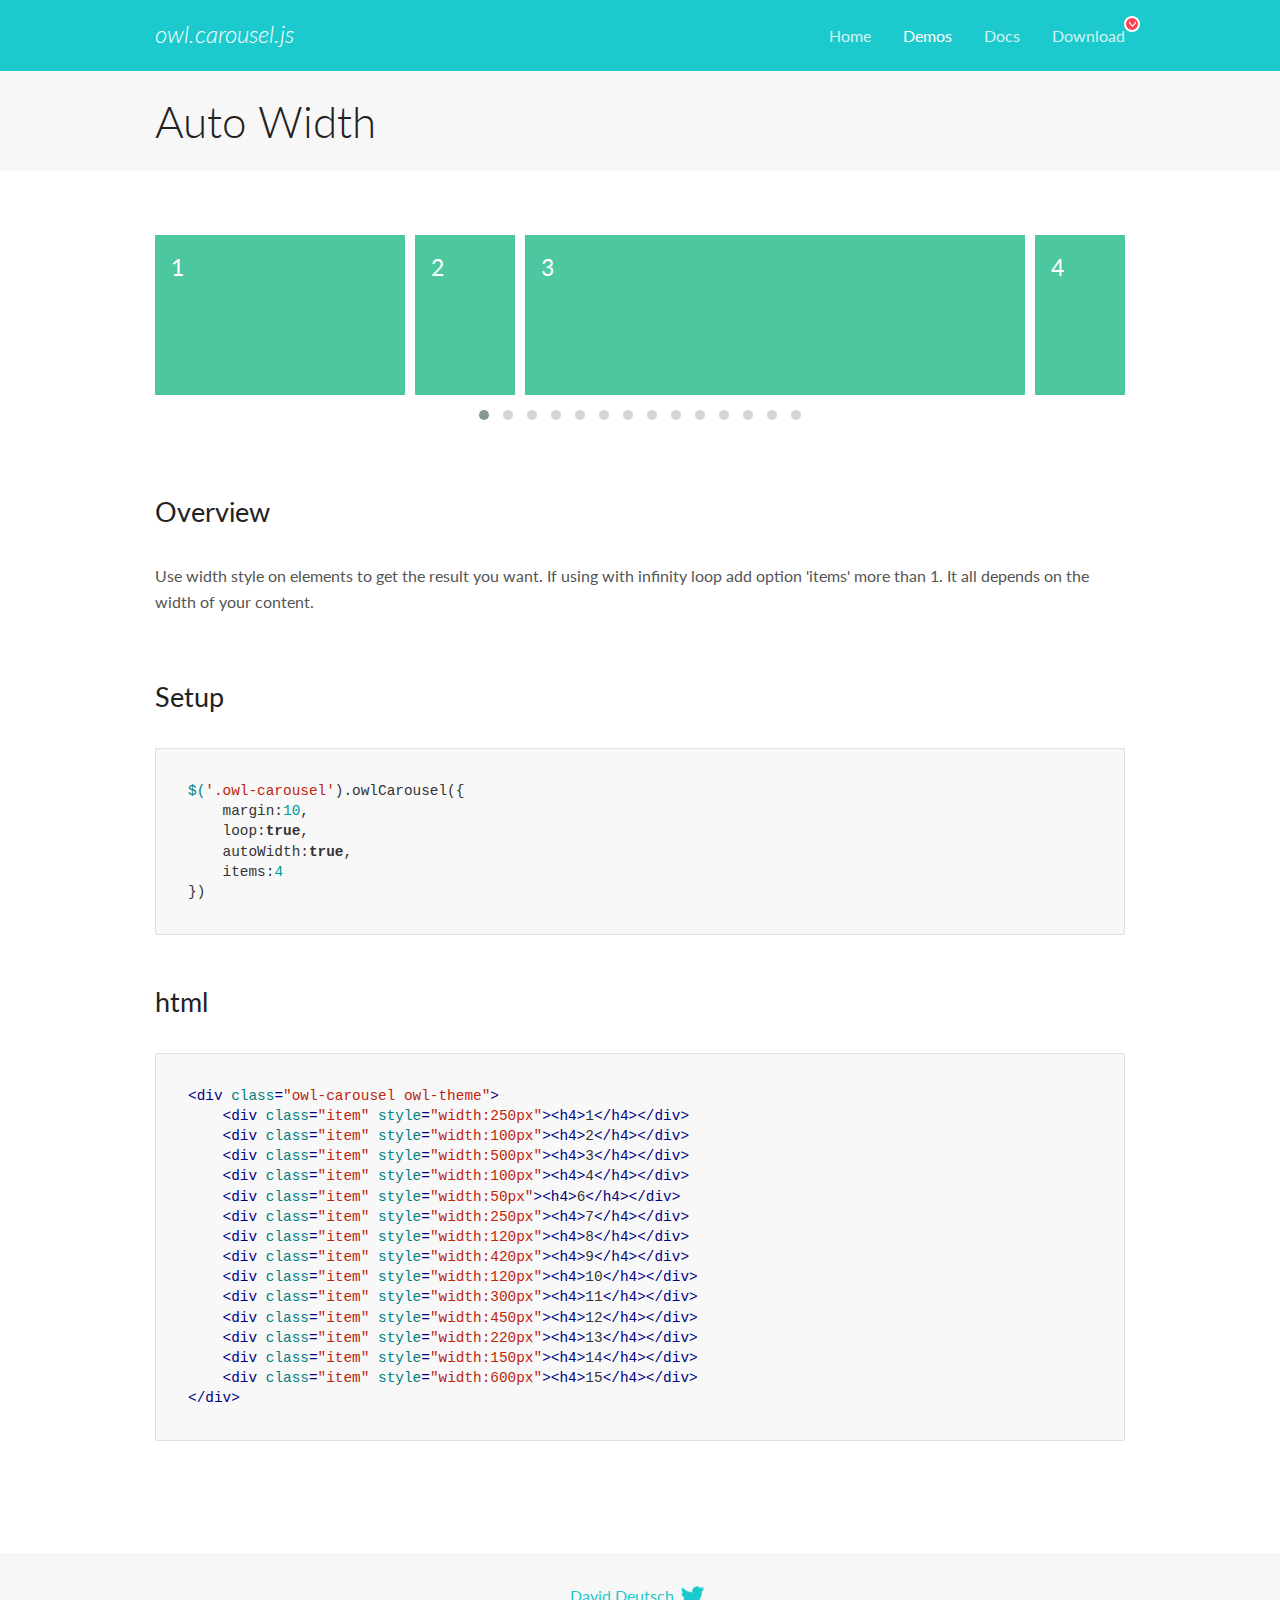
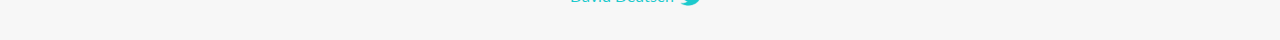
<file: OwlCarousel/docs/demos/autowidth.html>
<!DOCTYPE html>
<html lang="en">
  <head>

    <!-- head -->
    <meta charset="utf-8">
    <meta name="msapplication-tap-highlight" content="no" />
    <meta name="viewport" content="width=device-width, initial-scale=1.0" />
    <meta name="description" content="Auto Width">
    <meta name="author" content="David Deutsch">
    <title>
      Auto Width Demo | Owl Carousel | 2.3.4
    </title>

    <!-- Stylesheets -->
    <link href='https://fonts.googleapis.com/css?family=Lato:300,400,700,400italic,300italic' rel='stylesheet' type='text/css'>
    <link rel="stylesheet" href="../assets/css/docs.theme.min.css">

    <!-- Owl Stylesheets -->
    <link rel="stylesheet" href="../assets/owlcarousel/assets/owl.carousel.min.css">
    <link rel="stylesheet" href="../assets/owlcarousel/assets/owl.theme.default.min.css">

    <!-- HTML5 shim and Respond.js IE8 support of HTML5 elements and media queries -->

    <!--[if lt IE 9]>
      <script src="https://oss.maxcdn.com/libs/html5shiv/3.7.0/html5shiv.js"></script>
      <script src="https://oss.maxcdn.com/libs/respond.js/1.3.0/respond.min.js"></script>
    <![endif]-->

    <!-- Favicons -->
    <link rel="apple-touch-icon-precomposed" sizes="144x144" href="../assets/ico/apple-touch-icon-144-precomposed.png">
    <link rel="shortcut icon" href="../assets/ico/favicon.png">
    <link rel="shortcut icon" href="favicon.ico">

    <!-- Yeah i know js should not be in header. Its required for demos.-->

    <!-- javascript -->
    <script src="../assets/vendors/jquery.min.js"></script>
    <script src="../assets/owlcarousel/owl.carousel.js"></script>
  </head>
  <body>

    <!-- header -->
    <header class="header">
      <div class="row">
        <div class="large-12 columns">
          <div class="brand left">
            <h3>
              <a href="/OwlCarousel2/">owl.carousel.js</a> 
            </h3>
          </div>
          <a id="toggle-nav" class="right">
            <span></span> <span></span> <span></span> 
          </a> 
          <div class="nav-bar">
            <ul class="clearfix">
              <li> <a href="/OwlCarousel2/index.html">Home</a>  </li>
              <li class="active">
                <a href="/OwlCarousel2/demos/demos.html">Demos</a> 
              </li>
              <li> <a href="/OwlCarousel2/docs/started-welcome.html">Docs</a>  </li>
              <li>
                <a href="https://github.com/OwlCarousel2/OwlCarousel2/archive/2.3.4.zip">Download</a> 
                <span class="download"></span> 
              </li>
            </ul>
          </div>
        </div>
      </div>
    </header>

    <!-- title -->
    <section class="title">
      <div class="row">
        <div class="large-12 columns">
          <h1>Auto Width</h1>
        </div>
      </div>
    </section>

    <!--  Demos -->
    <section id="demos">
      <div class="row">
        <div class="large-12 columns">
          <div class="owl-carousel owl-theme">
            <div class="item" style="width:250px">
              <h4>1</h4>
            </div>
            <div class="item" style="width:100px">
              <h4>2</h4>
            </div>
            <div class="item" style="width:500px">
              <h4>3</h4>
            </div>
            <div class="item" style="width:100px">
              <h4>4</h4>
            </div>
            <div class="item" style="width:50px">
              <h4>6</h4>
            </div>
            <div class="item" style="width:250px">
              <h4>7</h4>
            </div>
            <div class="item" style="width:120px">
              <h4>8</h4>
            </div>
            <div class="item" style="width:420px">
              <h4>9</h4>
            </div>
            <div class="item" style="width:120px">
              <h4>10</h4>
            </div>
            <div class="item" style="width:300px">
              <h4>11</h4>
            </div>
            <div class="item" style="width:450px">
              <h4>12</h4>
            </div>
            <div class="item" style="width:220px">
              <h4>13</h4>
            </div>
            <div class="item" style="width:150px">
              <h4>14</h4>
            </div>
            <div class="item" style="width:600px">
              <h4>15</h4>
            </div>
          </div>
          <h3 id="overview">Overview</h3>
          <p>Use width style on elements to get the result you want. If using with infinity loop add option &#39;items&#39; more than 1. It all depends on the width of your content.</p>
          <h3 id="setup">Setup</h3>
          <pre><code>$(&#39;.owl-carousel&#39;).owlCarousel({
    margin:10,
    loop:true,
    autoWidth:true,
    items:4
})</code></pre>
          <h3 id="html">html</h3>
          <pre><code>&lt;div class=&quot;owl-carousel owl-theme&quot;&gt;
    &lt;div class=&quot;item&quot; style=&quot;width:250px&quot;&gt;&lt;h4&gt;1&lt;/h4&gt;&lt;/div&gt;
    &lt;div class=&quot;item&quot; style=&quot;width:100px&quot;&gt;&lt;h4&gt;2&lt;/h4&gt;&lt;/div&gt;
    &lt;div class=&quot;item&quot; style=&quot;width:500px&quot;&gt;&lt;h4&gt;3&lt;/h4&gt;&lt;/div&gt;
    &lt;div class=&quot;item&quot; style=&quot;width:100px&quot;&gt;&lt;h4&gt;4&lt;/h4&gt;&lt;/div&gt;
    &lt;div class=&quot;item&quot; style=&quot;width:50px&quot;&gt;&lt;h4&gt;6&lt;/h4&gt;&lt;/div&gt;
    &lt;div class=&quot;item&quot; style=&quot;width:250px&quot;&gt;&lt;h4&gt;7&lt;/h4&gt;&lt;/div&gt;
    &lt;div class=&quot;item&quot; style=&quot;width:120px&quot;&gt;&lt;h4&gt;8&lt;/h4&gt;&lt;/div&gt;
    &lt;div class=&quot;item&quot; style=&quot;width:420px&quot;&gt;&lt;h4&gt;9&lt;/h4&gt;&lt;/div&gt;
    &lt;div class=&quot;item&quot; style=&quot;width:120px&quot;&gt;&lt;h4&gt;10&lt;/h4&gt;&lt;/div&gt;
    &lt;div class=&quot;item&quot; style=&quot;width:300px&quot;&gt;&lt;h4&gt;11&lt;/h4&gt;&lt;/div&gt;
    &lt;div class=&quot;item&quot; style=&quot;width:450px&quot;&gt;&lt;h4&gt;12&lt;/h4&gt;&lt;/div&gt;
    &lt;div class=&quot;item&quot; style=&quot;width:220px&quot;&gt;&lt;h4&gt;13&lt;/h4&gt;&lt;/div&gt;
    &lt;div class=&quot;item&quot; style=&quot;width:150px&quot;&gt;&lt;h4&gt;14&lt;/h4&gt;&lt;/div&gt;
    &lt;div class=&quot;item&quot; style=&quot;width:600px&quot;&gt;&lt;h4&gt;15&lt;/h4&gt;&lt;/div&gt;
&lt;/div&gt;</code></pre>
          <script>
            $(document).ready(function() {
              $('.owl-carousel').owlCarousel({
                margin: 10,
                loop: true,
                autoWidth: true,
                items: 4
              })
            })
          </script>
        </div>
      </div>
    </section>

    <!-- footer -->
    <footer class="footer">
      <div class="row">
        <div class="large-12 columns">
          <h5>
            <a href="/OwlCarousel2/docs/support-contact.html">David Deutsch</a> 
            <a id="custom-tweet-button" href="https://twitter.com/share?url=https://github.com/OwlCarousel2/OwlCarousel2&text=Owl Carousel - This is so awesome! " target="_blank"></a> 
          </h5>
        </div>
      </div>
    </footer>

    <!-- vendors -->
    <script src="../assets/vendors/highlight.js"></script>
    <script src="../assets/js/app.js"></script>
  </body>
</html>
</file>
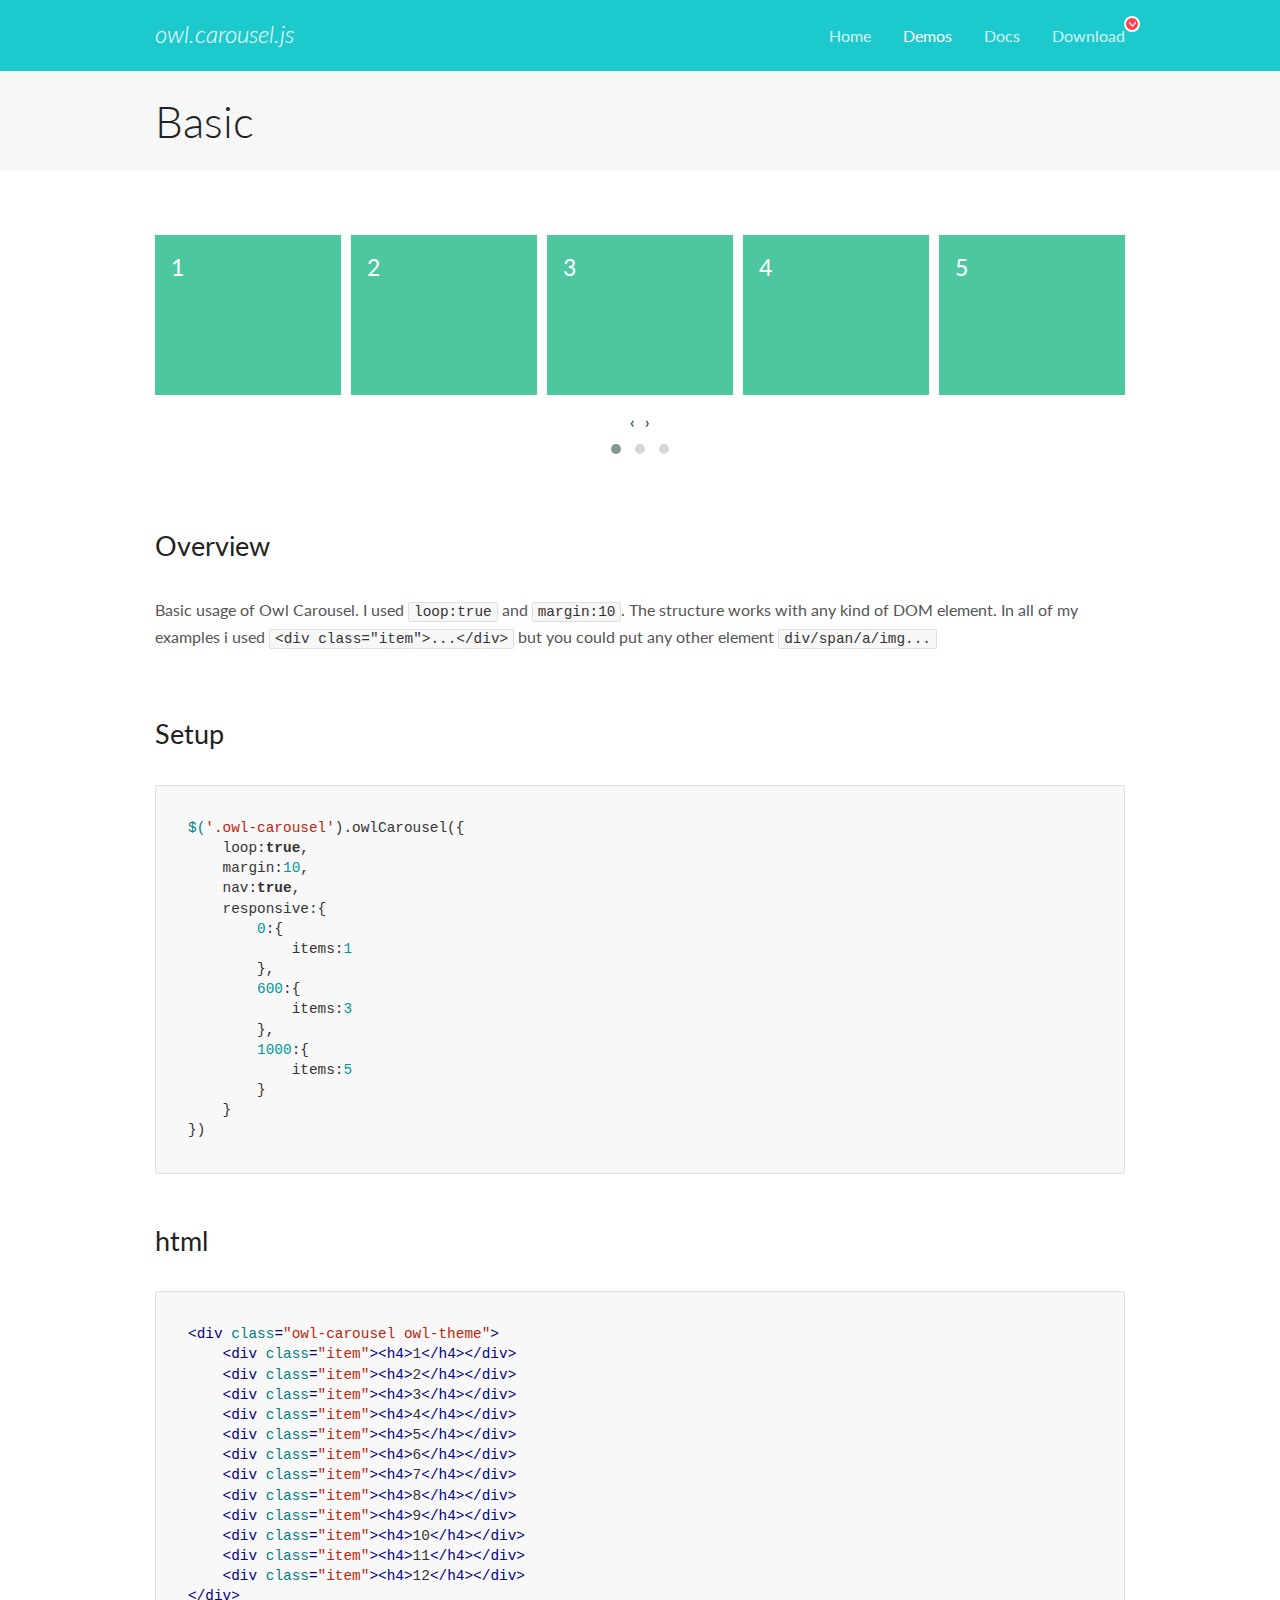
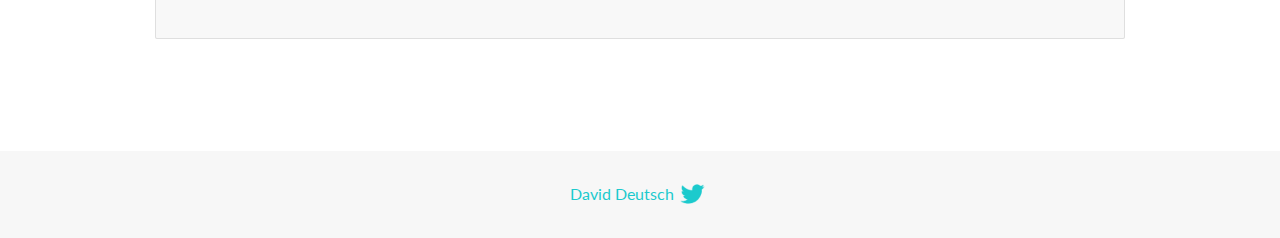
<file: OwlCarousel/docs/demos/basic.html>
<!DOCTYPE html>
<html lang="en">
  <head>

    <!-- head -->
    <meta charset="utf-8">
    <meta name="msapplication-tap-highlight" content="no" />
    <meta name="viewport" content="width=device-width, initial-scale=1.0" />
    <meta name="description" content="Basic usage demo">
    <meta name="author" content="David Deutsch">
    <title>
      Basic Demo | Owl Carousel | 2.3.4
    </title>

    <!-- Stylesheets -->
    <link href='https://fonts.googleapis.com/css?family=Lato:300,400,700,400italic,300italic' rel='stylesheet' type='text/css'>
    <link rel="stylesheet" href="../assets/css/docs.theme.min.css">

    <!-- Owl Stylesheets -->
    <link rel="stylesheet" href="../assets/owlcarousel/assets/owl.carousel.min.css">
    <link rel="stylesheet" href="../assets/owlcarousel/assets/owl.theme.default.min.css">

    <!-- HTML5 shim and Respond.js IE8 support of HTML5 elements and media queries -->

    <!--[if lt IE 9]>
      <script src="https://oss.maxcdn.com/libs/html5shiv/3.7.0/html5shiv.js"></script>
      <script src="https://oss.maxcdn.com/libs/respond.js/1.3.0/respond.min.js"></script>
    <![endif]-->

    <!-- Favicons -->
    <link rel="apple-touch-icon-precomposed" sizes="144x144" href="../assets/ico/apple-touch-icon-144-precomposed.png">
    <link rel="shortcut icon" href="../assets/ico/favicon.png">
    <link rel="shortcut icon" href="favicon.ico">

    <!-- Yeah i know js should not be in header. Its required for demos.-->

    <!-- javascript -->
    <script src="../assets/vendors/jquery.min.js"></script>
    <script src="../assets/owlcarousel/owl.carousel.js"></script>
  </head>
  <body>

    <!-- header -->
    <header class="header">
      <div class="row">
        <div class="large-12 columns">
          <div class="brand left">
            <h3>
              <a href="/OwlCarousel2/">owl.carousel.js</a> 
            </h3>
          </div>
          <a id="toggle-nav" class="right">
            <span></span> <span></span> <span></span> 
          </a> 
          <div class="nav-bar">
            <ul class="clearfix">
              <li> <a href="/OwlCarousel2/index.html">Home</a>  </li>
              <li class="active">
                <a href="/OwlCarousel2/demos/demos.html">Demos</a> 
              </li>
              <li> <a href="/OwlCarousel2/docs/started-welcome.html">Docs</a>  </li>
              <li>
                <a href="https://github.com/OwlCarousel2/OwlCarousel2/archive/2.3.4.zip">Download</a> 
                <span class="download"></span> 
              </li>
            </ul>
          </div>
        </div>
      </div>
    </header>

    <!-- title -->
    <section class="title">
      <div class="row">
        <div class="large-12 columns">
          <h1>Basic</h1>
        </div>
      </div>
    </section>

    <!--  Demos -->
    <section id="demos">
      <div class="row">
        <div class="large-12 columns">
          <div class="owl-carousel owl-theme">
            <div class="item">
              <h4>1</h4>
            </div>
            <div class="item">
              <h4>2</h4>
            </div>
            <div class="item">
              <h4>3</h4>
            </div>
            <div class="item">
              <h4>4</h4>
            </div>
            <div class="item">
              <h4>5</h4>
            </div>
            <div class="item">
              <h4>6</h4>
            </div>
            <div class="item">
              <h4>7</h4>
            </div>
            <div class="item">
              <h4>8</h4>
            </div>
            <div class="item">
              <h4>9</h4>
            </div>
            <div class="item">
              <h4>10</h4>
            </div>
            <div class="item">
              <h4>11</h4>
            </div>
            <div class="item">
              <h4>12</h4>
            </div>
          </div>
          <h3 id="overview">Overview</h3>
          <p>Basic usage of Owl Carousel. I used <code>loop:true</code> and <code>margin:10</code>. The structure works with any kind of DOM element. In all of my examples i used <code>&lt;div class=&quot;item&quot;&gt;...&lt;/div&gt;</code> but you could
            put any other element <code>div/span/a/img...</code></p>
          <h3 id="setup">Setup</h3>
          <pre><code>$(&#39;.owl-carousel&#39;).owlCarousel({
    loop:true,
    margin:10,
    nav:true,
    responsive:{
        0:{
            items:1
        },
        600:{
            items:3
        },
        1000:{
            items:5
        }
    }
})</code></pre>
          <h3 id="html">html</h3>
          <pre><code>&lt;div class=&quot;owl-carousel owl-theme&quot;&gt;
    &lt;div class=&quot;item&quot;&gt;&lt;h4&gt;1&lt;/h4&gt;&lt;/div&gt;
    &lt;div class=&quot;item&quot;&gt;&lt;h4&gt;2&lt;/h4&gt;&lt;/div&gt;
    &lt;div class=&quot;item&quot;&gt;&lt;h4&gt;3&lt;/h4&gt;&lt;/div&gt;
    &lt;div class=&quot;item&quot;&gt;&lt;h4&gt;4&lt;/h4&gt;&lt;/div&gt;
    &lt;div class=&quot;item&quot;&gt;&lt;h4&gt;5&lt;/h4&gt;&lt;/div&gt;
    &lt;div class=&quot;item&quot;&gt;&lt;h4&gt;6&lt;/h4&gt;&lt;/div&gt;
    &lt;div class=&quot;item&quot;&gt;&lt;h4&gt;7&lt;/h4&gt;&lt;/div&gt;
    &lt;div class=&quot;item&quot;&gt;&lt;h4&gt;8&lt;/h4&gt;&lt;/div&gt;
    &lt;div class=&quot;item&quot;&gt;&lt;h4&gt;9&lt;/h4&gt;&lt;/div&gt;
    &lt;div class=&quot;item&quot;&gt;&lt;h4&gt;10&lt;/h4&gt;&lt;/div&gt;
    &lt;div class=&quot;item&quot;&gt;&lt;h4&gt;11&lt;/h4&gt;&lt;/div&gt;
    &lt;div class=&quot;item&quot;&gt;&lt;h4&gt;12&lt;/h4&gt;&lt;/div&gt;
&lt;/div&gt;</code></pre>
          <script>
            $(document).ready(function() {
              var owl = $('.owl-carousel');
              owl.owlCarousel({
                margin: 10,
                nav: true,
                loop: true,
                responsive: {
                  0: {
                    items: 1
                  },
                  600: {
                    items: 3
                  },
                  1000: {
                    items: 5
                  }
                }
              })
            })
          </script>
        </div>
      </div>
    </section>

    <!-- footer -->
    <footer class="footer">
      <div class="row">
        <div class="large-12 columns">
          <h5>
            <a href="/OwlCarousel2/docs/support-contact.html">David Deutsch</a> 
            <a id="custom-tweet-button" href="https://twitter.com/share?url=https://github.com/OwlCarousel2/OwlCarousel2&text=Owl Carousel - This is so awesome! " target="_blank"></a> 
          </h5>
        </div>
      </div>
    </footer>

    <!-- vendors -->
    <script src="../assets/vendors/highlight.js"></script>
    <script src="../assets/js/app.js"></script>
  </body>
</html>
</file>
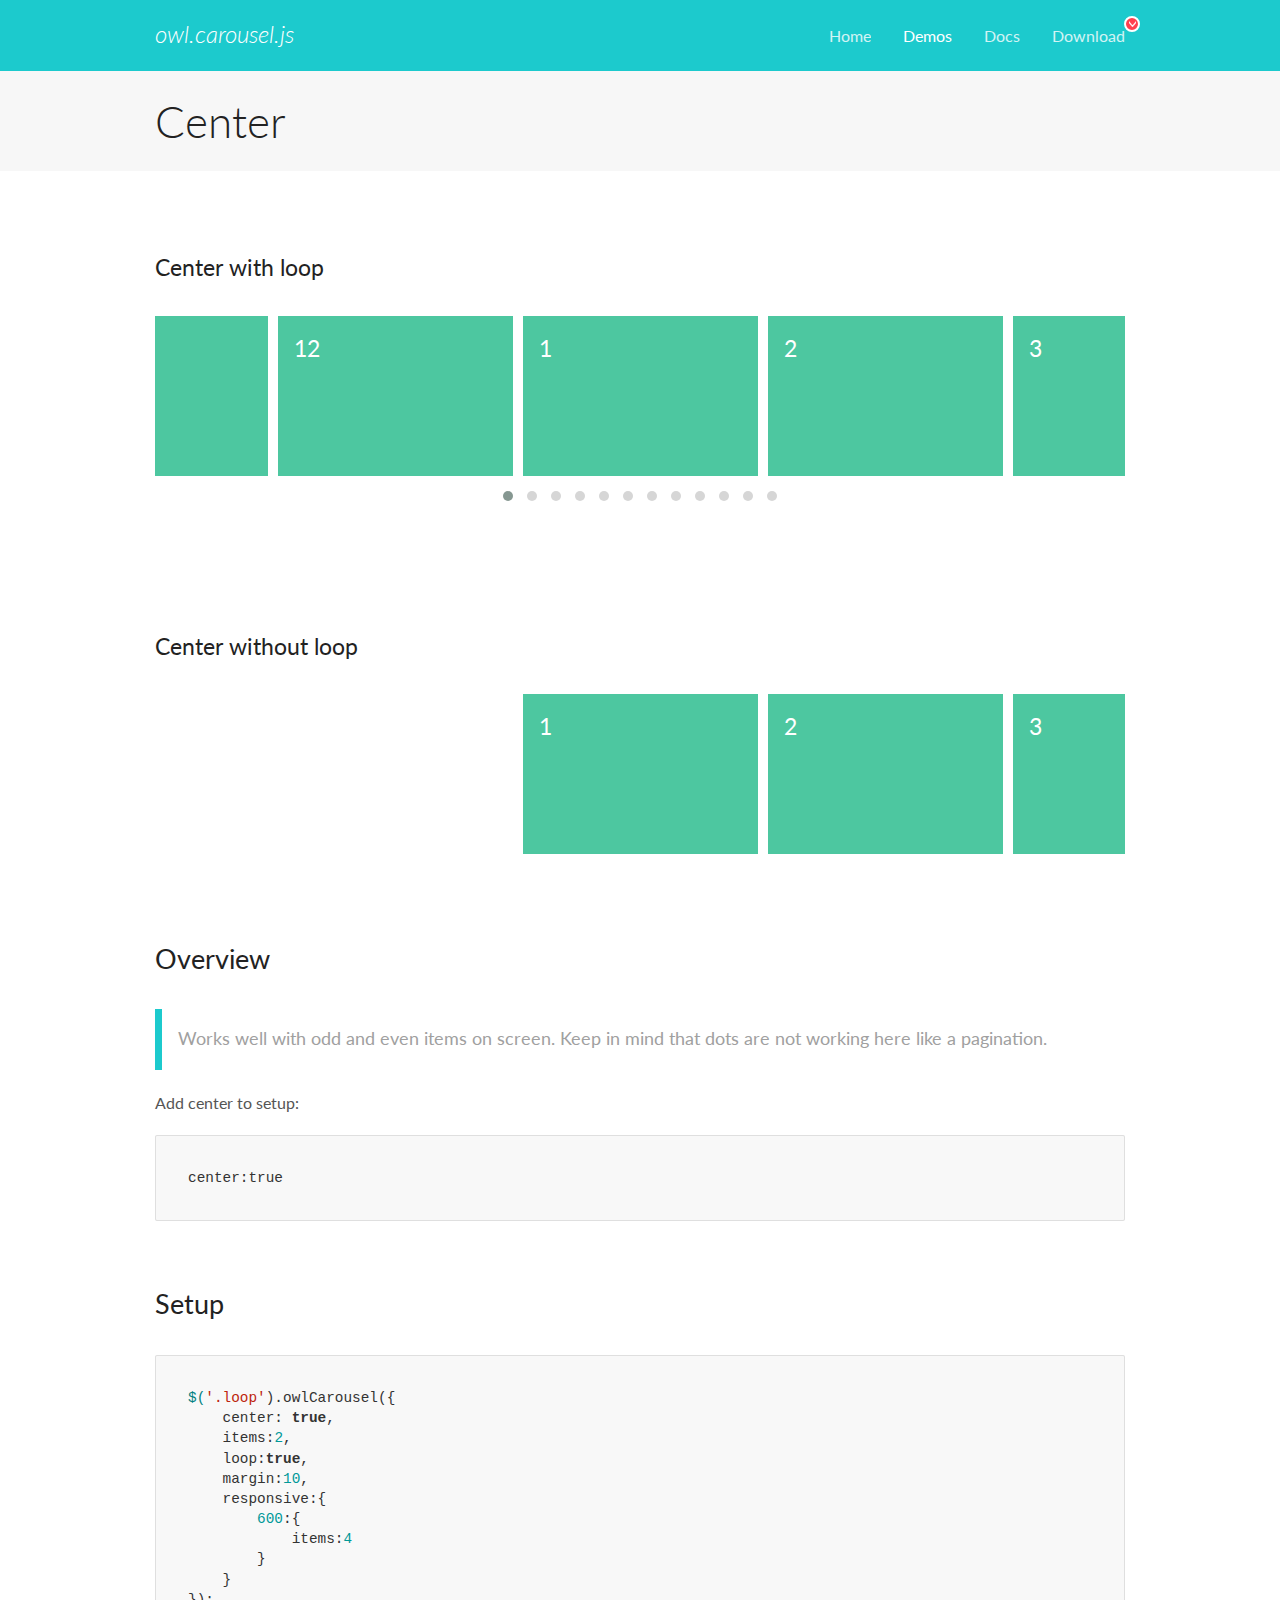
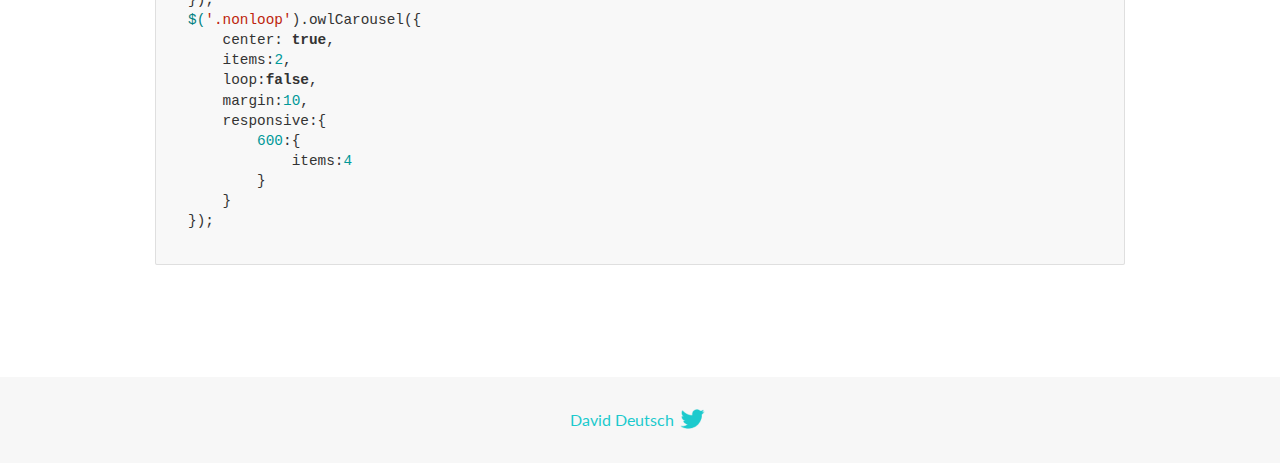
<file: OwlCarousel/docs/demos/center.html>
<!DOCTYPE html>
<html lang="en">
  <head>

    <!-- head -->
    <meta charset="utf-8">
    <meta name="msapplication-tap-highlight" content="no" />
    <meta name="viewport" content="width=device-width, initial-scale=1.0" />
    <meta name="description" content="Center carousel">
    <meta name="author" content="David Deutsch">
    <title>
      Center Demo | Owl Carousel | 2.3.4
    </title>

    <!-- Stylesheets -->
    <link href='https://fonts.googleapis.com/css?family=Lato:300,400,700,400italic,300italic' rel='stylesheet' type='text/css'>
    <link rel="stylesheet" href="../assets/css/docs.theme.min.css">

    <!-- Owl Stylesheets -->
    <link rel="stylesheet" href="../assets/owlcarousel/assets/owl.carousel.min.css">
    <link rel="stylesheet" href="../assets/owlcarousel/assets/owl.theme.default.min.css">

    <!-- HTML5 shim and Respond.js IE8 support of HTML5 elements and media queries -->

    <!--[if lt IE 9]>
      <script src="https://oss.maxcdn.com/libs/html5shiv/3.7.0/html5shiv.js"></script>
      <script src="https://oss.maxcdn.com/libs/respond.js/1.3.0/respond.min.js"></script>
    <![endif]-->

    <!-- Favicons -->
    <link rel="apple-touch-icon-precomposed" sizes="144x144" href="../assets/ico/apple-touch-icon-144-precomposed.png">
    <link rel="shortcut icon" href="../assets/ico/favicon.png">
    <link rel="shortcut icon" href="favicon.ico">

    <!-- Yeah i know js should not be in header. Its required for demos.-->

    <!-- javascript -->
    <script src="../assets/vendors/jquery.min.js"></script>
    <script src="../assets/owlcarousel/owl.carousel.js"></script>
  </head>
  <body>

    <!-- header -->
    <header class="header">
      <div class="row">
        <div class="large-12 columns">
          <div class="brand left">
            <h3>
              <a href="/OwlCarousel2/">owl.carousel.js</a> 
            </h3>
          </div>
          <a id="toggle-nav" class="right">
            <span></span> <span></span> <span></span> 
          </a> 
          <div class="nav-bar">
            <ul class="clearfix">
              <li> <a href="/OwlCarousel2/index.html">Home</a>  </li>
              <li class="active">
                <a href="/OwlCarousel2/demos/demos.html">Demos</a> 
              </li>
              <li> <a href="/OwlCarousel2/docs/started-welcome.html">Docs</a>  </li>
              <li>
                <a href="https://github.com/OwlCarousel2/OwlCarousel2/archive/2.3.4.zip">Download</a> 
                <span class="download"></span> 
              </li>
            </ul>
          </div>
        </div>
      </div>
    </header>

    <!-- title -->
    <section class="title">
      <div class="row">
        <div class="large-12 columns">
          <h1>Center</h1>
        </div>
      </div>
    </section>

    <!--  Demos -->
    <section id="demos">
      <div class="row">
        <div class="large-12 columns">
          <h4 id="center-with-loop">Center with loop</h4>
          <div class="loop owl-carousel owl-theme">
            <div class="item">
              <h4>1</h4>
            </div>
            <div class="item">
              <h4>2</h4>
            </div>
            <div class="item">
              <h4>3</h4>
            </div>
            <div class="item">
              <h4>4</h4>
            </div>
            <div class="item">
              <h4>5</h4>
            </div>
            <div class="item">
              <h4>6</h4>
            </div>
            <div class="item">
              <h4>7</h4>
            </div>
            <div class="item">
              <h4>8</h4>
            </div>
            <div class="item">
              <h4>9</h4>
            </div>
            <div class="item">
              <h4>10</h4>
            </div>
            <div class="item">
              <h4>11</h4>
            </div>
            <div class="item">
              <h4>12</h4>
            </div>
          </div>
          <br>
          <h4 id="center-without-loop">Center without loop</h4>
          <div class="nonloop owl-carousel">
            <div class="item">
              <h4>1</h4>
            </div>
            <div class="item">
              <h4>2</h4>
            </div>
            <div class="item">
              <h4>3</h4>
            </div>
            <div class="item">
              <h4>4</h4>
            </div>
            <div class="item">
              <h4>5</h4>
            </div>
            <div class="item">
              <h4>6</h4>
            </div>
            <div class="item">
              <h4>7</h4>
            </div>
            <div class="item">
              <h4>8</h4>
            </div>
            <div class="item">
              <h4>9</h4>
            </div>
            <div class="item">
              <h4>10</h4>
            </div>
            <div class="item">
              <h4>11</h4>
            </div>
            <div class="item">
              <h4>12</h4>
            </div>
          </div>
          <h3 id="overview">Overview</h3>
          <blockquote>
            <p>Works well with odd and even items on screen. Keep in mind that dots are not working here like a pagination.</p>
          </blockquote>
          <p>Add center to setup:</p>
          <pre><code>center:true</code></pre>
          <h3 id="setup">Setup</h3>
          <pre><code>$(&#39;.loop&#39;).owlCarousel({
    center: true,
    items:2,
    loop:true,
    margin:10,
    responsive:{
        600:{
            items:4
        }
    }
});
$(&#39;.nonloop&#39;).owlCarousel({
    center: true,
    items:2,
    loop:false,
    margin:10,
    responsive:{
        600:{
            items:4
        }
    }
});</code></pre>
          <script>
            jQuery(document).ready(function($) {
              $('.loop').owlCarousel({
                center: true,
                items: 2,
                loop: true,
                margin: 10,
                responsive: {
                  600: {
                    items: 4
                  }
                }
              });
              $('.nonloop').owlCarousel({
                center: true,
                items: 2,
                loop: false,
                margin: 10,
                responsive: {
                  600: {
                    items: 4
                  }
                }
              });
            });
          </script>
        </div>
      </div>
    </section>

    <!-- footer -->
    <footer class="footer">
      <div class="row">
        <div class="large-12 columns">
          <h5>
            <a href="/OwlCarousel2/docs/support-contact.html">David Deutsch</a> 
            <a id="custom-tweet-button" href="https://twitter.com/share?url=https://github.com/OwlCarousel2/OwlCarousel2&text=Owl Carousel - This is so awesome! " target="_blank"></a> 
          </h5>
        </div>
      </div>
    </footer>

    <!-- vendors -->
    <script src="../assets/vendors/highlight.js"></script>
    <script src="../assets/js/app.js"></script>
  </body>
</html>
</file>
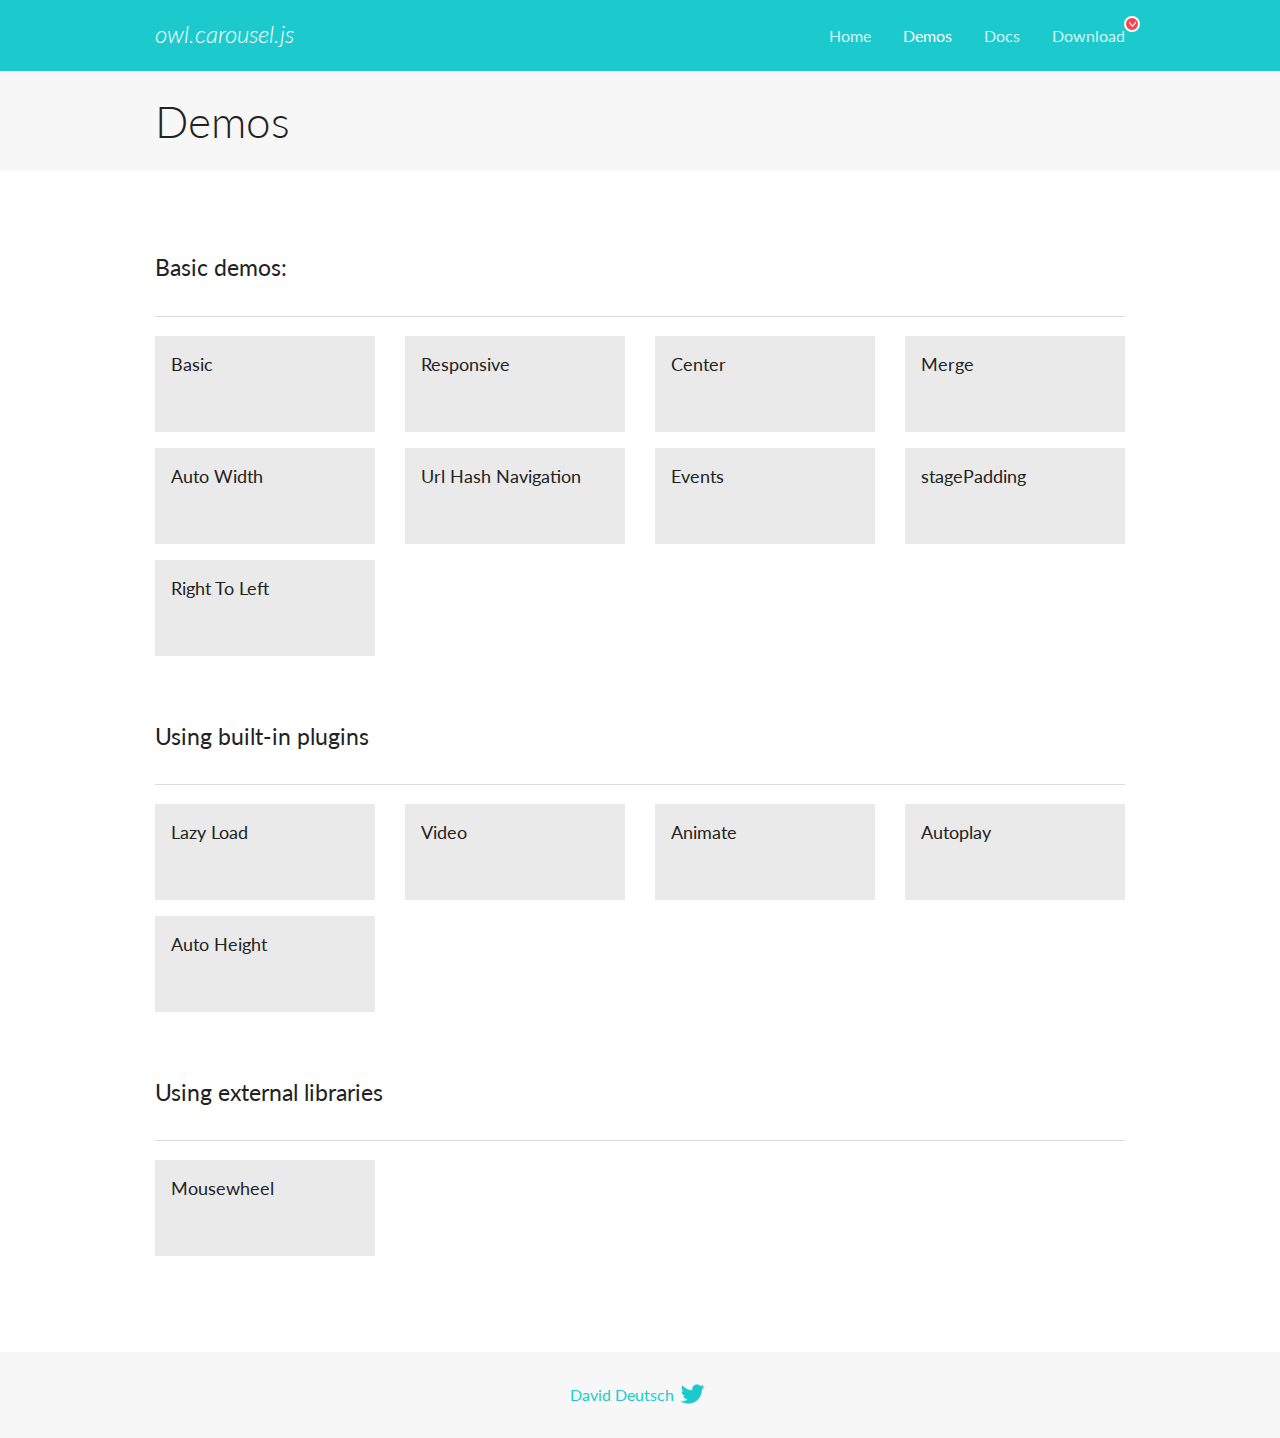
<file: OwlCarousel/docs/demos/demos.html>
<!DOCTYPE html>
<html lang="en">
  <head>

    <!-- head -->
    <meta charset="utf-8">
    <meta name="msapplication-tap-highlight" content="no" />
    <meta name="viewport" content="width=device-width, initial-scale=1.0" />
    <meta name="description" content="A list of Owl Carousel examples.">
    <meta name="author" content="David Deutsch">
    <title>
      Demos | Owl Carousel | 2.3.4
    </title>

    <!-- Stylesheets -->
    <link href='https://fonts.googleapis.com/css?family=Lato:300,400,700,400italic,300italic' rel='stylesheet' type='text/css'>
    <link rel="stylesheet" href="../assets/css/docs.theme.min.css">

    <!-- Owl Stylesheets -->
    <link rel="stylesheet" href="../assets/owlcarousel/assets/owl.carousel.min.css">
    <link rel="stylesheet" href="../assets/owlcarousel/assets/owl.theme.default.min.css">

    <!-- HTML5 shim and Respond.js IE8 support of HTML5 elements and media queries -->

    <!--[if lt IE 9]>
      <script src="https://oss.maxcdn.com/libs/html5shiv/3.7.0/html5shiv.js"></script>
      <script src="https://oss.maxcdn.com/libs/respond.js/1.3.0/respond.min.js"></script>
    <![endif]-->

    <!-- Favicons -->
    <link rel="apple-touch-icon-precomposed" sizes="144x144" href="../assets/ico/apple-touch-icon-144-precomposed.png">
    <link rel="shortcut icon" href="../assets/ico/favicon.png">
    <link rel="shortcut icon" href="favicon.ico">

    <!-- Yeah i know js should not be in header. Its required for demos.-->

    <!-- javascript -->
    <script src="../assets/vendors/jquery.min.js"></script>
    <script src="../assets/owlcarousel/owl.carousel.js"></script>
  </head>
  <body>

    <!-- header -->
    <header class="header">
      <div class="row">
        <div class="large-12 columns">
          <div class="brand left">
            <h3>
              <a href="/OwlCarousel2/">owl.carousel.js</a> 
            </h3>
          </div>
          <a id="toggle-nav" class="right">
            <span></span> <span></span> <span></span> 
          </a> 
          <div class="nav-bar">
            <ul class="clearfix">
              <li> <a href="/OwlCarousel2/index.html">Home</a>  </li>
              <li class="active">
                <a href="/OwlCarousel2/demos/demos.html">Demos</a> 
              </li>
              <li> <a href="/OwlCarousel2/docs/started-welcome.html">Docs</a>  </li>
              <li>
                <a href="https://github.com/OwlCarousel2/OwlCarousel2/archive/2.3.4.zip">Download</a> 
                <span class="download"></span> 
              </li>
            </ul>
          </div>
        </div>
      </div>
    </header>

    <!-- title -->
    <section class="title">
      <div class="row">
        <div class="large-12 columns">
          <h1>Demos</h1>
        </div>
      </div>
    </section>

    <!--  Demos -->
    <section id="demos">
      <div class="row">
        <div class="large-12 columns">
          <h4 id="basic-demos-">Basic demos:</h4>
          <hr>
          <div class="demo-list">
            <div class="row">
              <div class="small-6 medium-4 large-3 columns">
                <a href="basic.html" class="demo-block">
                  <h5>Basic </h5>
                </a> 
              </div>
              <div class="small-6 medium-4 large-3 columns">
                <a href="responsive.html" class="demo-block">
                  <h5>Responsive </h5>
                </a> 
              </div>
              <div class="small-6 medium-4 large-3 columns">
                <a href="center.html" class="demo-block">
                  <h5>Center </h5>
                </a> 
              </div>
              <div class="small-6 medium-4 large-3 columns">
                <a href="merge.html" class="demo-block">
                  <h5>Merge </h5>
                </a> 
              </div>
              <div class="small-6 medium-4 large-3 columns">
                <a href="autowidth.html" class="demo-block">
                  <h5>Auto Width </h5>
                </a> 
              </div>
              <div class="small-6 medium-4 large-3 columns">
                <a href="urlhashnav.html" class="demo-block">
                  <h5>Url Hash Navigation </h5>
                </a> 
              </div>
              <div class="small-6 medium-4 large-3 columns">
                <a href="events.html" class="demo-block">
                  <h5>Events </h5>
                </a> 
              </div>
              <div class="small-6 medium-4 large-3 columns">
                <a href="stagepadding.html" class="demo-block">
                  <h5>stagePadding </h5>
                </a> 
              </div>
              <div class="small-6 medium-4 large-3 columns">
                <a href="rtl.html" class="demo-block">
                  <h5>Right To Left </h5>
                </a> 
              </div>
            </div>
          </div>
          <h4 id="using-built-in-plugins">Using built-in plugins</h4>
          <hr>
          <div class="demo-list">
            <div class="row">
              <div class="small-6 medium-4 large-3 columns">
                <a href="lazyLoad.html" class="demo-block">
                  <h5>Lazy Load </h5>
                </a> 
              </div>
              <div class="small-6 medium-4 large-3 columns">
                <a href="video.html" class="demo-block">
                  <h5>Video </h5>
                </a> 
              </div>
              <div class="small-6 medium-4 large-3 columns">
                <a href="animate.html" class="demo-block">
                  <h5>Animate </h5>
                </a> 
              </div>
              <div class="small-6 medium-4 large-3 columns">
                <a href="autoplay.html" class="demo-block">
                  <h5>Autoplay </h5>
                </a> 
              </div>
              <div class="small-6 medium-4 large-3 columns">
                <a href="autoheight.html" class="demo-block">
                  <h5>Auto Height </h5>
                </a> 
              </div>
            </div>
          </div>
          <h4 id="using-external-libraries">Using external libraries</h4>
          <hr>
          <div class="demo-list">
            <div class="row">
              <div class="small-6 medium-4 large-3 columns">
                <a href="mousewheel.html" class="demo-block">
                  <h5>Mousewheel </h5>
                </a> 
              </div>
            </div>
          </div>
        </div>
      </div>
    </section>

    <!-- footer -->
    <footer class="footer">
      <div class="row">
        <div class="large-12 columns">
          <h5>
            <a href="/OwlCarousel2/docs/support-contact.html">David Deutsch</a> 
            <a id="custom-tweet-button" href="https://twitter.com/share?url=https://github.com/OwlCarousel2/OwlCarousel2&text=Owl Carousel - This is so awesome! " target="_blank"></a> 
          </h5>
        </div>
      </div>
    </footer>

    <!-- vendors -->
    <script src="../assets/vendors/highlight.js"></script>
    <script src="../assets/js/app.js"></script>
  </body>
</html>
</file>
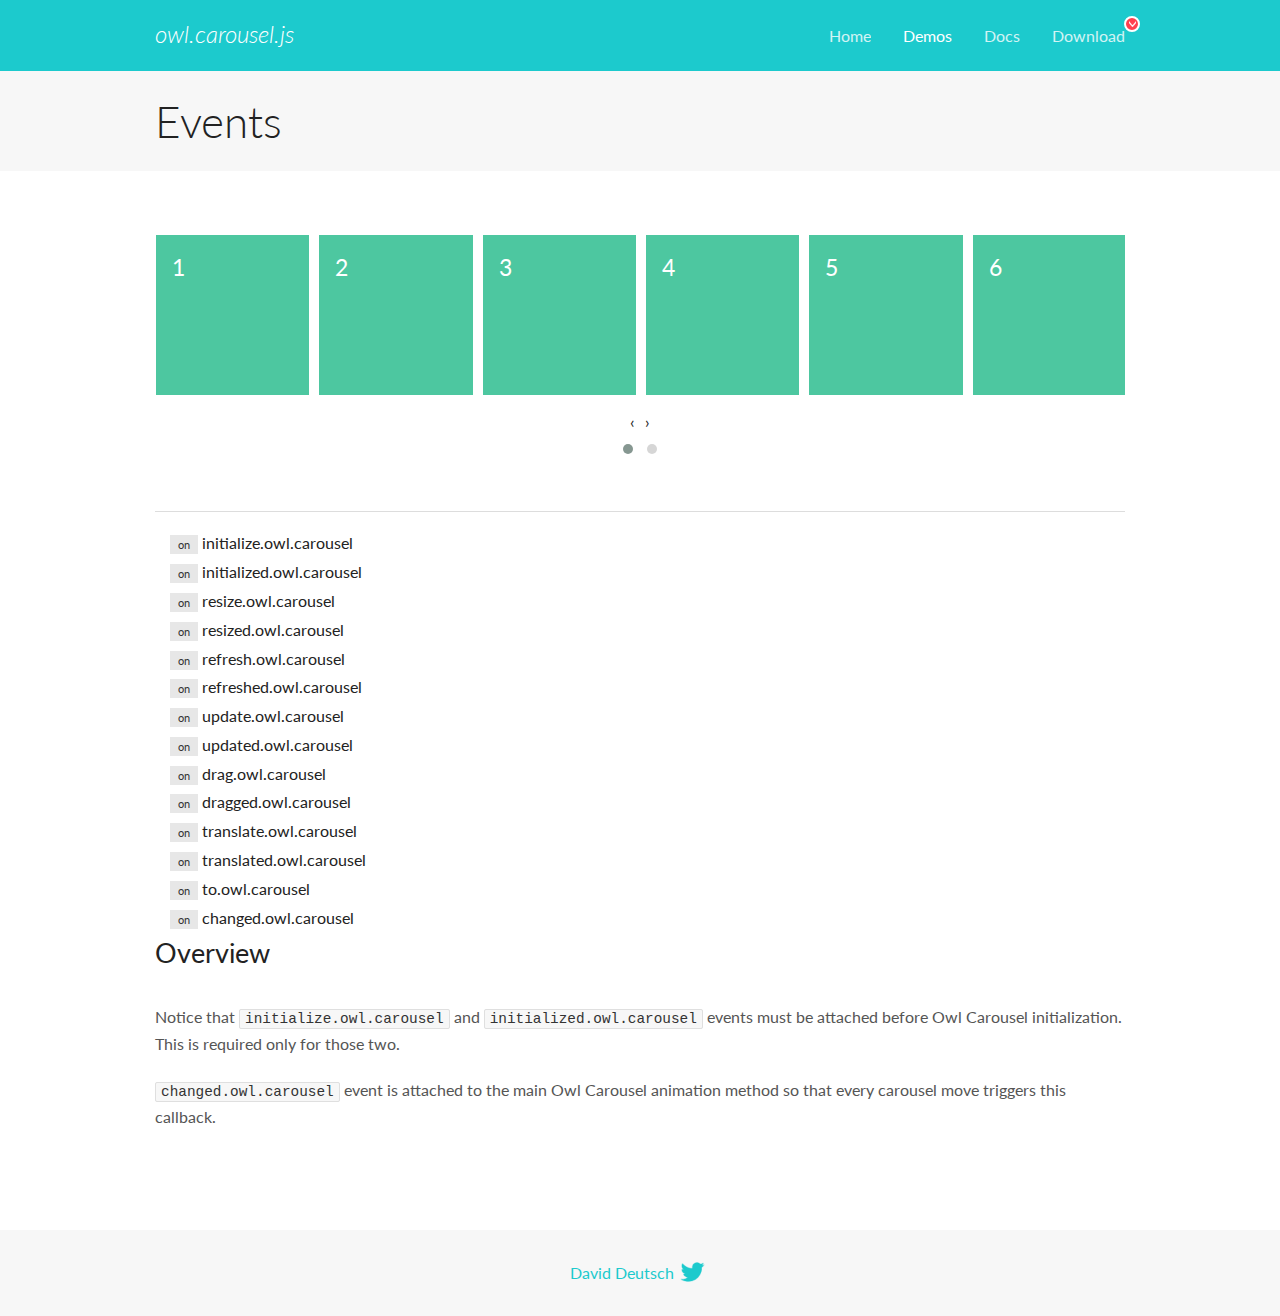
<file: OwlCarousel/docs/demos/events.html>
<!DOCTYPE html>
<html lang="en">
  <head>

    <!-- head -->
    <meta charset="utf-8">
    <meta name="msapplication-tap-highlight" content="no" />
    <meta name="viewport" content="width=device-width, initial-scale=1.0" />
    <meta name="description" content="Events usage demo">
    <meta name="author" content="David Deutsch">
    <title>
      Events Demo | Owl Carousel | 2.3.4
    </title>

    <!-- Stylesheets -->
    <link href='https://fonts.googleapis.com/css?family=Lato:300,400,700,400italic,300italic' rel='stylesheet' type='text/css'>
    <link rel="stylesheet" href="../assets/css/docs.theme.min.css">

    <!-- Owl Stylesheets -->
    <link rel="stylesheet" href="../assets/owlcarousel/assets/owl.carousel.min.css">
    <link rel="stylesheet" href="../assets/owlcarousel/assets/owl.theme.default.min.css">

    <!-- HTML5 shim and Respond.js IE8 support of HTML5 elements and media queries -->

    <!--[if lt IE 9]>
      <script src="https://oss.maxcdn.com/libs/html5shiv/3.7.0/html5shiv.js"></script>
      <script src="https://oss.maxcdn.com/libs/respond.js/1.3.0/respond.min.js"></script>
    <![endif]-->

    <!-- Favicons -->
    <link rel="apple-touch-icon-precomposed" sizes="144x144" href="../assets/ico/apple-touch-icon-144-precomposed.png">
    <link rel="shortcut icon" href="../assets/ico/favicon.png">
    <link rel="shortcut icon" href="favicon.ico">

    <!-- Yeah i know js should not be in header. Its required for demos.-->

    <!-- javascript -->
    <script src="../assets/vendors/jquery.min.js"></script>
    <script src="../assets/owlcarousel/owl.carousel.js"></script>
  </head>
  <body>

    <!-- header -->
    <header class="header">
      <div class="row">
        <div class="large-12 columns">
          <div class="brand left">
            <h3>
              <a href="/OwlCarousel2/">owl.carousel.js</a> 
            </h3>
          </div>
          <a id="toggle-nav" class="right">
            <span></span> <span></span> <span></span> 
          </a> 
          <div class="nav-bar">
            <ul class="clearfix">
              <li> <a href="/OwlCarousel2/index.html">Home</a>  </li>
              <li class="active">
                <a href="/OwlCarousel2/demos/demos.html">Demos</a> 
              </li>
              <li> <a href="/OwlCarousel2/docs/started-welcome.html">Docs</a>  </li>
              <li>
                <a href="https://github.com/OwlCarousel2/OwlCarousel2/archive/2.3.4.zip">Download</a> 
                <span class="download"></span> 
              </li>
            </ul>
          </div>
        </div>
      </div>
    </header>

    <!-- title -->
    <section class="title">
      <div class="row">
        <div class="large-12 columns">
          <h1>Events</h1>
        </div>
      </div>
    </section>

    <!--  Demos -->
    <section id="demos">
      <div class="row">
        <div class="large-12 columns">
          <div class="owl-carousel owl-theme">
            <div class="item">
              <h4>1</h4>
            </div>
            <div class="item">
              <h4>2</h4>
            </div>
            <div class="item">
              <h4>3</h4>
            </div>
            <div class="item">
              <h4>4</h4>
            </div>
            <div class="item">
              <h4>5</h4>
            </div>
            <div class="item">
              <h4>6</h4>
            </div>
            <div class="item">
              <h4>7</h4>
            </div>
            <div class="item">
              <h4>8</h4>
            </div>
            <div class="item">
              <h4>9</h4>
            </div>
            <div class="item">
              <h4>10</h4>
            </div>
            <div class="item">
              <h4>11</h4>
            </div>
            <div class="item">
              <h4>12</h4>
            </div>
          </div>
          <hr>
          <div class="large-12 columns callbacks">
            <div><span class="label secondary initialize">on</span>  initialize.owl.carousel </div>
            <div><span class="label secondary initialized">on</span>  initialized.owl.carousel </div>
            <div><span class="label secondary resize">on</span>  resize.owl.carousel </div>
            <div><span class="label secondary resized">on</span>  resized.owl.carousel </div>
            <div><span class="label secondary refresh">on</span>  refresh.owl.carousel </div>
            <div><span class="label secondary refreshed">on</span>  refreshed.owl.carousel </div>
            <div><span class="label secondary update">on</span>  update.owl.carousel </div>
            <div><span class="label secondary updated">on</span>  updated.owl.carousel </div>
            <div><span class="label secondary drag">on</span>  drag.owl.carousel </div>
            <div><span class="label secondary dragged">on</span>  dragged.owl.carousel </div>
            <div><span class="label secondary translate">on</span>  translate.owl.carousel </div>
            <div><span class="label secondary translated">on</span>  translated.owl.carousel </div>
            <div><span class="label secondary to">on</span>  to.owl.carousel </div>
            <div><span class="label secondary changed">on</span>  changed.owl.carousel </div>
          </div>
          <h3 id="overview">Overview</h3>
          <p>Notice that <code>initialize.owl.carousel</code> and <code>initialized.owl.carousel</code> events must be attached before Owl Carousel initialization. This is required only for those two.</p>
          <p><code>changed.owl.carousel</code> event is attached to the main Owl Carousel animation method so that every carousel move triggers this callback.</p>
          <script>
            jQuery(document).ready(function($) {
              var owl = $('.owl-carousel');
              owl.on('initialize.owl.carousel initialized.owl.carousel ' +
                'initialize.owl.carousel initialize.owl.carousel ' +
                'resize.owl.carousel resized.owl.carousel ' +
                'refresh.owl.carousel refreshed.owl.carousel ' +
                'update.owl.carousel updated.owl.carousel ' +
                'drag.owl.carousel dragged.owl.carousel ' +
                'translate.owl.carousel translated.owl.carousel ' +
                'to.owl.carousel changed.owl.carousel',
                function(e) {
                  $('.' + e.type)
                    .removeClass('secondary')
                    .addClass('success');
                  window.setTimeout(function() {
                    $('.' + e.type)
                      .removeClass('success')
                      .addClass('secondary');
                  }, 500);
                });
              owl.owlCarousel({
                loop: true,
                nav: true,
                lazyLoad: true,
                margin: 10,
                video: true,
                responsive: {
                  0: {
                    items: 1
                  },
                  600: {
                    items: 3
                  },
                  960: {
                    items: 5,
                  },
                  1200: {
                    items: 6
                  }
                }
              });
            });
          </script>
        </div>
      </div>
    </section>

    <!-- footer -->
    <footer class="footer">
      <div class="row">
        <div class="large-12 columns">
          <h5>
            <a href="/OwlCarousel2/docs/support-contact.html">David Deutsch</a> 
            <a id="custom-tweet-button" href="https://twitter.com/share?url=https://github.com/OwlCarousel2/OwlCarousel2&text=Owl Carousel - This is so awesome! " target="_blank"></a> 
          </h5>
        </div>
      </div>
    </footer>

    <!-- vendors -->
    <script src="../assets/vendors/highlight.js"></script>
    <script src="../assets/js/app.js"></script>
  </body>
</html>
</file>
<file: css/style.css>
*{
	padding: 0;
    margin: 0;
}

body{
    background: url(../images/texture.png);
    background-repeat: repeat;
}

.top-header {
    background: #fff;
}

li a {
    font-family: 'SourceSansPro', sans-serif  ;
}

.bg-light{
    background-color: #ffffff !important;
}

.navbar-nav .nav-item .nav-link:hover{
    color: #be2e2e;
    font-weight: 600;
}

.nav-link{
    opacity: 0.7;
    font-family: 'SourceSansPro', sans-serif;
    font-size: 14px;
    font-weight: normal;
    font-style: normal;
    font-stretch: normal;
    line-height: normal;
    letter-spacing: normal;
}

.navbar-nav{
    padding-left: 45px;
}


.navbar-light .navbar-nav .nav-link{
    color: #000;
}

.btn-outline-success {
    color: #be2e2e;
    border-color: #be2e2e;
}

.form-inline{
    background-color: #be2e2e;
}

.form-inline .btn{
    font-family: 'SourceSansPro', sans-serif;
    font-size: 14px;
    font-weight: normal;
    font-style: normal;
    font-stretch: normal;
    line-height: 1.71;
    letter-spacing: normal;
    color: #ffffff;
}

.form-inline .btn:hover{
    background-color: #be2e2e;
}

.form-inline .btn:focus{
    box-shadow: none;
}

.header-media .social-link{
    list-style: none;
    display: inline-block;
}

.social-link:first-child{
    margin-left: 40px;
}

.header-media{
    margin-bottom: 0px;
}

.social-link a i{
    font-size: 18px;
}

.social-link a {
    padding: 11px;
}

.nav-item{
    margin-left: 20px;
}

.nav-item {
    position: relative;
}

.nav-item:after{
    content: "";
    border-bottom: 3px solid #be2e2e;
    position: absolute;
    width: 0px;
    height: 3px;
    left: 0px;
    right: 0px;
    margin: 0 auto;
    padding-top: 20px;
    visibility: hidden;
    transition: 0.1s;
}

.nav-item:hover:after{
    visibility: visible;
    transition: 0.6s;
    width: 100%;
}

.nav-item:first-child{
    margin-left: 0px;
}

.mid-banner{
    position: relative;
}

.carousel-caption{
    top: 200px;
}

.carousel-caption h3{
    opacity: 0.4;
    font-family: 'Kristi', cursive;
    font-size: 56px;
    font-weight: normal;
    font-style: normal;
    font-stretch: normal;
    line-height: normal;
    letter-spacing: normal;
    text-align: center;
    color: #ffffff;
}

.carousel-caption h5{
    font-family: 'PlayfairDisplay';
    font-size: 49px;
    font-weight: normal;
    font-style: normal;
    font-stretch: normal;
    line-height: 1.2;
    letter-spacing: normal;
    text-align: center;
    color: #ffffff;
    margin-top: -34px;
}

.carousel-caption p{
    opacity: 0.8;
    font-family: 'SourceSansPro', sans-serif;
    font-size: 16px;
    font-weight: normal;
    font-style: normal;
    font-stretch: normal;
    line-height: 1.5;
    letter-spacing: normal;
    text-align: center;
    color: #ffffff;
    padding-top: 25px;
}

.carousel-caption .btn a{
    color: #fff;
}

.carousel-caption .btn{
    margin-right: 20px;
    background-color: #be2e2e;
    border-radius: 0px; 
    height: 50px;
    width: 150px;
}

.slider-btn{
    margin-top: 29px;
}

.carousel-caption .btn:hover{
    border-color: #fff;
    background: transparent;
}

.carousel-item:after {
    position: absolute;
    content: "";
    top: 0;
    left: 0;
    width: 100%;
    height: 100%;
    background: #000000c9;
}

.carousel-indicators{
    bottom: 12%;
}

.carousel-indicators .circle{
    border-radius: 100%;
    height: 10px;
    width: 10px;
}

.our-team{
    margin-top: 52px;
}

.team-image-wrap img {
    width: 100%;
    height: auto;
    object-fit: fill;
}

.background-team{
    background-color: #e8e8f5;
}

.team-line{
    width: 74px;
    height: 2px;
    background-color: #be2e2e;
    margin-top: 76px;
    display: inline-block;
}

.team-text-wrap h1{
    opacity: 0.17;
    font-family: Kristi;
    font-size: 52px;
    font-weight: normal;
    font-style: normal;
    font-stretch: normal;
    line-height: normal;
    letter-spacing: normal;
    color: #000000;
    padding-top: 6px;
    margin-bottom: -24px;
}

.team-text-wrap h3{
    font-family: PlayfairDisplay;
    font-size: 32px;
    font-weight: normal;
    font-style: normal;
    font-stretch: normal;
    line-height: 1.2;
    letter-spacing: normal;
    color: #000000;
}

.team-text-wrap p{
    font-family: 'SourceSansPro', sans-serif;
    font-size: 16px;
    font-weight: normal;
    font-style: normal;
    font-stretch: normal;
    line-height: 1.5;
    letter-spacing: normal;
    color: #6d6d6d;
    padding-top: 25px;
    padding-right: 12px;
}

.team-text-wrap .btn{
    width: 150px;
    height: 50px;
    background-color: #000000;
    border-radius: 0px;
    font-family: 'SourceSansPro', sans-serif;
    font-size: 14px;
    font-weight: normal;
    font-style: normal;
    font-stretch: normal;
    line-height: 1.71;
    letter-spacing: 0.5px;
    color: #ffffff;
    margin-top: 15px;
}

.team-text-wrap .btn:hover{
    background: #be2e2e;
}

.btn:focus{
    box-shadow: none;
}

.team-text-wrap{
    padding-left: 22px;
}

.our-foods{
    margin-top: 66px;
    padding-bottom: 80px;
}

.our-foods-wrapper h1{
    opacity: 0.17;
    font-family: Kristi;
    font-size: 52px;
    font-weight: normal;
    font-style: normal;
    font-stretch: normal;
    line-height: normal;
    letter-spacing: normal;
    color: #000000;
    text-align: center;
}

.our-foods-wrapper h3{
    font-family: 'PlayfairDisplay';
    font-size: 32px;
    font-weight: normal;
    font-style: normal;
    font-stretch: normal;
    line-height: 0.75;
    letter-spacing: normal;
    text-align: center;
    color: #000000;
    margin-top: -25px;
}

.foods-wrapper {
    margin-top: 55px;
}

.menu-wraper img {
    width: 100%;
    height: auto;
    object-fit: contain;
}

.display-price span a{
    font-family: 'PlayfairDisplay';
    font-size: 18px;
    font-weight: normal;
    font-style: normal;
    font-stretch: normal;
    line-height: normal;
    letter-spacing: normal;
    color: #000000;
}

.single-item-wrapper{
    margin-top: 19px;
}

.rating-star .star{
    list-style: none;
    display: inline-block;
}

.display-price{
    display: inline-block;
    padding-left: 20px;
    padding-top: 12px;  
}

.rating-star {
    padding-top: 4px;
}

.price-btn{
    background-color: #be2e2e;
    float: right;
    padding: 25px 14px;
}

.price-btn a .price{
    font-family: 'PlayfairDisplay';
    font-size: 16px;
    font-weight: bold;
    font-style: normal;
    font-stretch: normal;
    line-height: normal;
    letter-spacing: normal;
    color: #ffffff;
    margin-bottom: 0px;
}

.menu-top{
    padding-top: 19px;
}

.more-food .btn{
    height: 50px;
    width: 150px;
    font-family: 'SourceSansPro', sans-serif;
    font-size: 14px;
    font-weight: normal;
    font-style: normal;
    font-stretch: normal;
    line-height: 1.71;
    letter-spacing: 0.5px;
    color: #ffffff;
    background-color: #000;
    border-radius: 0px;
}

.more-food .btn:hover{
    background: #be2e2e;
}

.more-food{
    text-align: center;
    margin-top: 55px;
}

.menu-wrapper h1{
    opacity: 0.17;
    font-family: 'Kristi';
    font-size: 52px;
    font-weight: normal;
    font-style: normal;
    font-stretch: normal;
    line-height: normal;
    letter-spacing: normal;
    color: #000000;
    text-align: center;
}

.menu-wrapper h5{
    font-family: 'PlayfairDisplay';
    font-size: 32px;
    font-weight: normal;
    font-style: normal;
    font-stretch: normal;
    line-height: 0.75;
    letter-spacing: normal;
    text-align: center;
    color: #000000;
    margin-top: -21px;
}

.menu-link .menu-line {
    list-style: none;
}

.menu-name{
    font-family: 'PlayfairDisplay';
    font-size: 22px;
    font-weight: bold;
    font-style: normal;
    font-stretch: normal;
    line-height: normal;
    letter-spacing: normal;
    color: #be2e2e;
}

.menu-link{
    margin-top: 23px;
    position: relative;
}

.menu-wrap{
    margin-top: 86px;
    background: url(../images/french-fries.png), url(../images/chicken2.png), url(../images/egg-roll.png), url(../images/chicken.png);
    background-repeat: no-repeat;
    background-position: top left, right  top, bottom left , right bottom;
    width: 100%;
}

.mid-image-menu {
    text-align: center;
    align-self: center;
}

.right-name {
    float: right;
}

.menu-down{
    margin-top: 33px;
}

.menu-btn .btn{
    height: 50px;
    width: 150px;
    font-family: 'SourceSansPro', sans-serif;
    font-size: 14px;
    font-weight: normal;
    font-style: normal;
    font-stretch: normal;
    line-height: 1.71;
    letter-spacing: 0.5px;
    color: #ffffff;
    background-color: #000;
    border-radius: 0px;
}

.menu-btn{
    text-align: center;
    margin-top: 79px;
}

.menu-btn .btn:hover{
    background: #be2e2e;
}

.table-img {
    position: absolute;
    top: 80px;
}

.most-booked-table{
    margin-top: 123px;
    position: relative;
}

.booked-table-wrapper{
    background: url(../images/most-ordered.jpg);
    width: 100%;
    height: 461px;
    background-repeat: no-repeat;
    position: relative;
    z-index: 1;
}

.booked-table-wrapper:after{
    position: absolute;
    content: "";
    top: 0;
    left: 0;
    background: #000000c2;
    z-index: -1;
    height: 100%;
    width: 100%;
}

.booked-table-wrap h1{
    opacity: 0.25;
    font-family: Kristi;
    font-size: 52px;
    font-weight: normal;
    font-style: normal;
    font-stretch: normal;
    line-height: normal;
    letter-spacing: normal;
    color: #ffffff;
    padding-top: 71px;
}

.booked-table-wrap h2{
    font-family: 'PlayfairDisplay';
    font-size: 32px;
    font-weight: normal;
    font-style: normal;
    font-stretch: normal;
    line-height: 1.25;
    letter-spacing: normal;
    color: #ffffff;
    margin-top: -35px;
}

.booked-table-wrap p{
    opacity: 0.8;
    font-family: 'SourceSansPro', sans-serif;
    font-size: 16px;
    font-weight: normal;
    font-style: normal;
    font-stretch: normal;
    line-height: 1.5;
    letter-spacing: normal;
    color: #ffffff;
    padding-top: 22px;
}

.book-now-table .btn{
    height: 50px;
    width: 150px;
    font-family: 'SourceSansPro', sans-serif;
    font-size: 14px;
    font-weight: normal;
    font-style: normal;
    font-stretch: normal;
    line-height: 1.71;
    letter-spacing: 0.5px;
    color: #ffffff;
    background-color: #be2e2e;
    border-radius: 0px;
}

.book-now-table .btn:hover{
    background: transparent;
    border-color: #fff;
}

.book-now-table .btn:fcus{
    border-color: #fff;
}

.book-now-table {
    margin-top: 53px;
    display: inline-block;
}

.table-img img {
    width: 100%;
    height: auto;
}

.booked-table-wrap {
    margin-left: px;
}

.table-book-wrapper h1{
    opacity: 0.17;
    font-family: Kristi;
    font-size: 52px;
    font-weight: normal;
    font-style: normal;
    font-stretch: normal;
    line-height: normal;
    letter-spacing: normal;
    color: #000000;
    text-align: center;
}

.table-book-wrapper h2{
    font-family: PlayfairDisplay;
    font-size: 32px;
    font-weight: normal;
    font-style: normal;
    font-stretch: normal;
    line-height: 1.2;
    letter-spacing: normal;
    text-align: center;
    color: #000000;
    margin-top: -29px;
}

section.table-book {
    margin-top: 125px;
}

.table-book-back{
    background: url(../images/book-table.jpg);
    width: 100%;
    height: 620px;
    position: relative;
    margin-top: 55px;
}

.table-book-back:after {
    content: "";
    position: absolute;
    top: 0;
    left: 0;
    opacity: 0.35;
    background-color: #000000;
    width: 100%;
    height: 620px;
}

.connect-withus {
    margin-top: 88px;
}

.connect-withus-wrapper h1{
    opacity: 0.17;
    font-family: Kristi;
    font-size: 52px;
    font-weight: normal;
    font-style: normal;
    font-stretch: normal;
    line-height: normal;
    letter-spacing: normal;
    color: #000000;
    text-align: center;
}

.connect-withus-wrapper h2{
    font-family: 'PlayfairDisplay';
    font-size: 32px;
    font-weight: normal;
    font-style: normal;
    font-stretch: normal;
    line-height: 1.2;
    letter-spacing: normal;
    text-align: center;
    color: #000000;
    margin-top: -26px;
}

.connect-firm {
    margin-top: 73px;
}

.form-row .form-control{
    font-family: 'SourceSansPro', sans-serif;
    font-size: 14px;
    font-weight: normal;
    font-style: normal;
    font-stretch: normal;
    line-height: normal;
    letter-spacing: normal;
    color: #636363;
    border: solid 1px #c7c7c7;
    border-radius: 0px;
    height: 50px;
}

.form-control:focus{
    box-shadow: none;
}

.form-control:focus{
    border-color:#c7c7c7;
}

.form-group{
    margin-top: 22px;
}

.book-now{
    text-align: center;
}

.book-now .btn{
    height: 50px;
    width: 95px;
    font-family: 'SourceSansPro', sans-serif;
    font-size: 11px;
    font-weight: normal; 
    font-style: normal;
    font-stretch: normal;
    line-height: 1.71;
    letter-spacing: 0.5px;
    color: #ffffff;
    background-color: #be2e2e;
    border-radius: 0px;
}

.book-now .btn:hover{
    background: #000;  
}

.footer{
    margin-top: 89px;
    background-color: #000;
    padding-top: 18px;
}

.book-now {
    text-align: center;
    margin-top: 46px;
}

.footer-wrapper{
    text-align: center;
}

.media-link img{
    width: 100%;
}

.media-link{
    list-style: none;
    margin-left: 40px;
    display: inline-block;
    padding: 80px 15px 30px 0px;
}

.footer-copyright p{
    opacity: 0.65;
    font-family: 'SourceSansPro', sans-serif;
    font-size: 14px;
    font-weight: normal;
    font-style: normal;
    font-stretch: normal;
    line-height: normal;
    letter-spacing: 0.5px;
    text-align: center;
    color: #ffffff;
    padding-bottom: 80px;
}

.footer-wrapper{
    background: url(../images/coffee.png), url(../images/lemon.png), url(../images/napkin.png), url(../images/chicken2.png) #000;
    background-repeat: no-repeat;
    background-position: top left, right  top, bottom left , right bottom;
    width: auto;
}

.footer-copyright p{
    margin-bottom: 0px;
}

.carousel-caption h3 {
    opacity: 0.4;
    font-family: 'Kristi', cursive;
    font-size: 56px;
    font-weight: normal;
    font-style: normal;
    font-stretch: normal;
    line-height: normal;
    letter-spacing: normal;
    text-align: center;
    color: #ffffff;
}

/* -------gallery-page-------- */
.gallery-heading h1{
        opacity: 0.1;
        font-family: 'Kristi', cursive;
        font-size: 56px;
        font-weight: normal;
        font-style: normal;
        font-stretch: normal;
        line-height: normal;
        letter-spacing: normal;
        text-align: center;
        color: #000;
}

.gallery-heading h2{
    font-family: PlayfairDisplay;
    font-size: 32px;
    font-weight: normal;
    font-style: normal;
    font-stretch: normal;
    line-height: 1.2;
    letter-spacing: normal;
    color: #000000;
    margin-top: -30px
}

.gallery-heading{
    text-align: center;
    padding-top: 65px;
}

.gallery-img {
    position: relative;
    box-shadow: 0 4px 8px 0 rgba(0, 0, 0, 0.2), 0 6px 20px 0 rgba(0, 0, 0, 0.19);
}

.gallery-img img{
    display: block;
    width: 100%;
    height: auto;
  }

  .overlay {
    position: absolute;
    top: 0;
    bottom: 0;
    left: 0;
    right: 0;
    height: 100%;
    width: 100%;
    opacity: 0;
    transition: .5s ease;
    background-image: linear-gradient(to bottom, rgba(0, 0, 0, 0), #000000);
  }

  .gallery-img:hover .overlay {
    opacity: 0.4;
  }

  .text {
    color: #fff;
    font-size: 20px;
    position: absolute;
    bottom: 5%;
    left: 50%;
    -webkit-transform: translate(-50%, -50%);
    -ms-transform: translate(-50%, -50%);
    transform: translate(-50%, -50%);
    text-align: center;
  }

  .gallery-img-2 img{
      width: 100%;
      height: auto;
      object-fit: cover;
  }

  .mid-img-1{
      margin-top: 20px;
  }

  .image-wrap-mid{
      margin-top: 20px;
  }

  .item-2 img{
      width: 100%;
  }

  .gallery-img-2{
      position: relative;
      box-shadow: 0 4px 8px 0 rgba(0, 0, 0, 0.2), 0 6px 20px 0 rgba(0, 0, 0, 0.19);
  }

  .gallery-img-2 .overlay{
    position: absolute;
    top: 0;
    bottom: 0;
    left: 0;
    right: 0;
    height: 100%;
    width: 100%;
    opacity: 0;
    transition: .5s ease;
    background-image: linear-gradient(to bottom, rgba(0, 0, 0, 0), #000000);
  }


  .gallery-img-2:hover .overlay{
    opacity: 0.4;
  }

  .item-2{
      position: relative;
      box-shadow: 0 4px 8px 0 rgba(0, 0, 0, 0.2), 0 6px 20px 0 rgba(0, 0, 0, 0.19);
  }

  .item-2 .overlay{
    position: absolute;
    top: 0;
    bottom: 0;
    left: 0;
    right: 0;
    height: 100%;
    width: 100%;
    opacity: 0;
    transition: .5s ease;
    background-image: linear-gradient(to bottom, rgba(0, 0, 0, 0), #000000);
  }

  .item-2:hover .overlay{
    opacity: 0.4;
  }

  .owl-nav{
      text-align: center;
  }

  .owl-carousel .owl-nav button.owl-prev{
    width: 85px;
    height: 50px;
    background: #000;
    font-family: 'SourceSansPro', sans-serif;
    font-size: 14px;
    font-weight: normal;
    font-style: normal;
    font-stretch: normal;
    line-height: 1.71;
    letter-spacing: 0.5px;
    color: #ffffff;
    margin-right: 140px;
    margin-top: 78px;
  }

  .owl-carousel .owl-nav button.owl-next{
    width: 85px;
    height: 50px;
    background: #be2e2e;
    font-family: 'SourceSansPro', sans-serif;
    font-size: 14px;
    font-weight: normal;
    font-style: normal;
    font-stretch: normal;
    line-height: 1.71;
    letter-spacing: 0.5px;
    color: #ffffff;   
  }
    .owl-dots {
        counter-reset: dots;
        text-align: center;
        margin-top: -36px;
    }

    .owl-dot:before {
        counter-increment: dots;
        content: counter(dots);
    }

    .owl-carousel button.owl-dot{
        margin-right: 15px;
    }

    .owl-carousel button.owl-dot.active{
        color: #000;
    }

    .owl-carousel button.owl-dot{
        color: #00000063;
        font-family: PlayfairDisplay;
        font-size: 18px;
        font-weight: bold;
        font-style: normal;
        font-stretch: normal;
        line-height: normal;
        letter-spacing: normal;
    }

    .clearfix::after {
        display: block;
        clear: both;
        content: "";
    }

    .dots-bg {
        border-top: 2px dotted #0000004d;
        position: absolute;
        left: 0;
        bottom: 6px;
        width: 100%;
        z-index: -1;
    }

    span.left-name {
        background: url(../images/texture.png);
        padding-right: 13px;
        font-family: PlayfairDisplay;
        font-size: 16px;
        font-weight: normal;
        font-style: normal;
        font-stretch: normal;
        line-height: normal;
        letter-spacing: normal;
        color: #000000;
    }

    span.right-name {
        background: url(../images/texture.png);
        padding-left: 13px;
        font-family: PlayfairDisplay;
        font-size: 16px;
        font-weight: bold;
        font-style: normal;
        font-stretch: normal;
        line-height: normal;
        letter-spacing: normal;
        color: #000000;
    }

    .menu-link .menu-line {
        list-style: none;
        position: relative;
        z-index: 0;
    }

    section.contact-section {
        margin-top: 55px;
    }

    .gallery-images-wrap {
        margin-top: 55px;
    }
/* -------gallery-page ends-------- */

/* contact us css*/
.send-now .btn {
    width: 95px;
    height: 50px;
    background-color: #be2e2e;
    font-family: 'SourceSansPro', sans-serif;
    font-size: 14px;
    font-weight: normal;
    font-style: normal;
    font-stretch: normal;
    line-height: 1.71;
    letter-spacing: 0.5px;
    color: #ffffff;
    border-radius: 0%;
}

.map-img img{
    width: 100%;
}

.contact-us-wrap {
    margin-top: 50px;
}

.media-email {
    list-style: none;
}

.email-link {
    display: inline-block;
}

.contact-media{
    margin-top: 20px;
}

.email-link{
    margin-left: 30px;
}

.email-link:first-child{
    margin-left: 0px;
}

.icon {
    margin-right: 7px;
}

.email-link i{
    color: #be2e2e;
}

.form-inlinee .btn {
    font-family: 'SourceSansPro', sans-serif;
    font-size: 14px;
    font-weight: normal;
    font-style: normal;
    font-stretch: normal;
    line-height: 1.71;
    letter-spacing: normal;
    color: #ffffff;
    background: #000;
    border-radius: 0%;
}

.contact-heading h1{
    opacity: 0.1;
    font-family: 'Kristi', cursive;
    font-size: 56px;
    font-weight: normal;
    font-style: normal;
    font-stretch: normal;
    line-height: normal;
    letter-spacing: normal;
    text-align: center;
    color: #000;
}

.contact-heading h2{
    font-family: PlayfairDisplay;
    font-size: 32px;
    font-weight: normal;
    font-style: normal;
    font-stretch: normal;
    line-height: 1.2;
    letter-spacing: normal;
    color: #000000;
    margin-top: -30px;
    text-align: center;
}
/* contact us css ends */

/* menu page css starts */

section.menu-page-wrapper {
    margin-top: 75px;
}

.menu-top-sec{
    margin-top: 70px;
}

/* menu page css ends */

@media  screen and (max-width: 1199px){
    .menu-top-sec{
        margin-top: 0px;
    }
}

@media only screen and (max-width: 1024px){
    .booked-table-wrap h1 {
        padding-top: 50px;
    }

    section.table-book {
        margin-top: 60px;
    }

    .team-text-wrap h3 {
        font-size: 30px;
    }

    .team-text-wrap h1 {
        font-size: 50px;
    }
}

@media screen and (max-width: 991px){
    .carousel-caption h3{
        font-size: 48px;
    }

    .carousel-caption h5{
        font-size: 38px;
    }

    .carousel-caption p{
        font-size: 14px;
        padding-top: 30px;
    } 
    
    .carousel-caption .slider-btn{
        margin-top: 25px;
    }

    .our-foods {
        padding-bottom: 50px;
    }

    .mid-image-menu {
        display: none;
    }

    .booked-table-wrap h1 {
        padding-top: 30px;
    }

    .booked-table-wrap h1 {
        font-size: 40px;
    }

    .booked-table-wrap h2 {
        font-size: 25px;
    }

    .booked-table-wrap p {
        font-size: 14px;
        padding-top: 15px;
    }

    .book-now-table {
        margin-top: 30px;
    }

    .booked-table-wrapper {
        height: 350px;
    }

    .connect-withus {
        margin-top: 50px;
    }

    .connect-firm {
        margin-top: 50px;
    }

    .double-item-wrap{
        margin-top: 19px;
    }

    .carousel-indicators {
        bottom: 2%;
    }

    .navbar-nav {
        padding-left: 0px;
    }

    .nav-item {
        margin-left: 0px;
    }

    .nav-item:after{
        border-bottom: none;
    }

    .form-inline{
        display: inline-block;
        margin-top: 40px;
    }

    .nav-item {
        border-bottom: 1px solid #7c7070;
    }

    .social-link:first-child {
        margin-left: 0px;
    }

    .header-media-wrapper{
        display: inline-block;
        float: right;
        margin-top: 45px;
    }

    .header-media-wrapper{
        margin-bottom: 15px;
    }

    .carousel-caption {
        top: 143px;
    }

    .email-link a {
        font-size: 14px;
    }

    .email-link {
        margin-left: 10px;
    }

    .form-inlinee {
        margin-top: 30px;
    }   
}

@media screen and (max-width: 767px) {
    .navbar-nav {
        padding-left: 0px; 
    }

    .nav-item {
        margin-left: 0px;
    }
    .nav-item:after {
        content: "";
        border-bottom: none;
        position: absolute;
        padding-top: 0px;
    }

    .booked-table-wrap h2 {
        font-size: 19px;
        margin-top: -28px;
    }

    .booked-table-wrap p {
        font-size: 13px;
        padding-top: 5px;
    }

    .footer-copyright p {
        font-size: 12px;
    }

    .footer {
        margin-top: 60px;
    }

    .carousel-caption h5 {
        font-size: 27px;
    }

    .carousel-caption {
        top: 40px;
    }

    .carousel-caption p{
        padding-top: 20px;
    }

    .team-text-wrap h3 {
        font-size: 25px;
    }

    .team-text-wrap h1 {
        font-size: 40px;
    }
    
    .team-text-wrap p {
        font-size: 12px;
        padding-top: 10px;
    }

    .team-image-wrap img {
        height: 380px;
    }

    .menu-wrap{
        background-size: 12%;
    }

    .menu-btn {
        margin-top: 30px;
    }

    .menu-wrap{
        margin-top: 70px;
    }

    .most-booked-table{
        margin-top: 90px;
    }

    .footer-wrapper{
        background-size: 14%;
    }

    .book-now-table {
        margin-top: 4px;
    }

    .table-img {
        position: absolute;
        top: 50px;
    }

    .navbar {
        padding-top: 1px;
    }

    .navbar {
        padding-bottom: 1px;
    }

    .navbar-brand img{
        width: 80%;
    }

    .team-text-wrap .btn{
        margin-bottom: 20px;
    }

    .send-now {
        margin-bottom: 30px;
    }
}


@media screen and (max-width: 576px){
    .team-text-wrap h1 {
        font-size: 40px;
        padding-top: 0px;
    }
    
    .team-text-wrap h3 {
        font-size: 25px;
    }

    .team-text-wrap {
        padding: 50px 10px;
    }

    .team-line {
        width: 74px;
        height: 2px;
        background-color: #be2e2e;
        margin-top: 0px;
        display: inline-block;
    }

    .team-text-wrap p {
        font-size: 14px;
        padding-right: 0px;
        padding-top: 5px;
    }

    .team-text-wrap .btn {
        font-size: 12px;
        margin-top: 20px;
    }

    .carousel-caption h3 {
        font-size: 35px;
    }

    .carousel-caption{
        top: 10px;
    }

    .carousel-caption h5 {
        font-size: 23px;
    }

    .carousel-caption p {
        font-size: 12px;
        padding-top: 3px;
    }

    .carousel-indicators{
        bottom: 0px;
    }

    .carousel-caption .btn {
        margin-right: 5px;
        height: 40px;
        width: 130px;
    }

    .our-foods {
        margin-top: 45px;
        padding-bottom: 40px;
    }

    .our-foods-wrapper h1 {
        font-size: 40px;
        text-align: center;
    }

    .our-foods-wrapper h3 {
        font-size: 25px;
        margin-top: -25px;
    }

    .price-btn {
        padding: 15px 14px;
        margin-top: 10px;
    }

    .more-food {
        margin-top: 40px;
    }

    .menu-wrapper h1 {
        font-size: 33px;
    }

    .menu-wrapper h5 {
        font-size: 25px;
    }

    .menu-wrap{
        margin-top: 58px;
    }

    .mid-image-menu{
        display: none;
    }

    .booked-table-wrap h1 {
        font-size: 40px;
        padding-top: 18px;
    }

    .booked-table-wrap h2 {
        font-size: 25px;
        margin-top: -26px;
    }

    .booked-table-wrap p {
        font-size: 14px;
        padding-top: 12px;
    }

    .booked-table-wrapper {
    }

    .table-img img{
        height: auto;
        width: 100%;
    }

    .connect-withus{
        margin-top: 48px;
    }

    .connect-withus-wrapper h1 {
        font-size: 40px;
    }

    .connect-withus-wrapper h2 {
        font-size: 25px;
    }

    .connect-firm {
        margin-top: 43px;
    }

    .book-now {
        margin-top: 26px;
    }

    .footer {
        margin-top: 55px;
    }

    .media-link {
        margin-left: 15px;
    }

    .footer-copyright p {
        font-size: 12px;
    }

    .media-link{
        margin-bottom: 0px;
        padding-top: 40px;
    }

    .mid-banner-table{
        display: none;
    }

    .booked-table-wrap {
        margin-top: 40px;
    }

    .carousel-caption .slider-btn{
        margin-top: 20px;
    }

    .mid-slider-btn img{
        width: 40px;
    }

    .table-book-wrapper h1 {
        font-size: 40px;
    }

    .table-book-wrapper h2{
        font-size: 25px;
    }

    .contact-heading h1{
        font-size: 46px;
    }

    .contact-heading h2{
        font-size: 28px;
    }

    .menu-btn .btn{
        height: 40px;
        width: 130px;
        font-size: 12px;
    }

    .more-food .btn{
        height: 40px;
        width: 130px;
        font-size: 12px;
    }
}

@media screen and (max-width: 454px){
    .carousel-caption h5 {
        font-size: 19px;
    }

    .carousel-caption h1 {
        font-size: 30px;
    }

    .carousel-caption p{
        display: noe;
    }

    .carousel-caption .btn {
        margin-right: 5px;
        height: 35px;
        width: 90px;
        font-size: 10px;
    }

    .carousel-indicators{
        display: none;
    }

    .media-link img {
        width: 90%;
    }

    .footer-copyright p {
        font-size: 11px;
    }
}

@media screen and (max-width: 375px){
    .carousel-caption h3 {
        font-size: 30px;
    }

    .carousel-caption h5 {
        font-size: 16px;
    }

    .carousel-caption p{
        font-size: 12px;
    }

    .mid-slider-btn img{
        width: 30px;
    }

    .contact-heading h1{
        font-size: 40px;
    }

    .contact-heading h2{
        font-size: 25px;
    }

    .carousel-caption h5{
        margin-top: -19px;
    }

    .booked-table-wrap {
        margin-top: 15px;
    }
}


@media only screen and (max-width: 350px){
    .carousel-caption {
        top: -9px;
    }

    .carousel-caption .slider-btn {
        margin-top: 5px;
    }
}

@media screen and (max-width: 354px){
    .email-link {
        margin-left: 3px;
    }
}

@media screen and (max-width: 325px){
    ..header-media-wrapper {
        float: left;
        margin-top: 20px;
        margin-bottom: 50px;
    }

    .social-link a{
        padding: 10px;
    }
}
</file>
